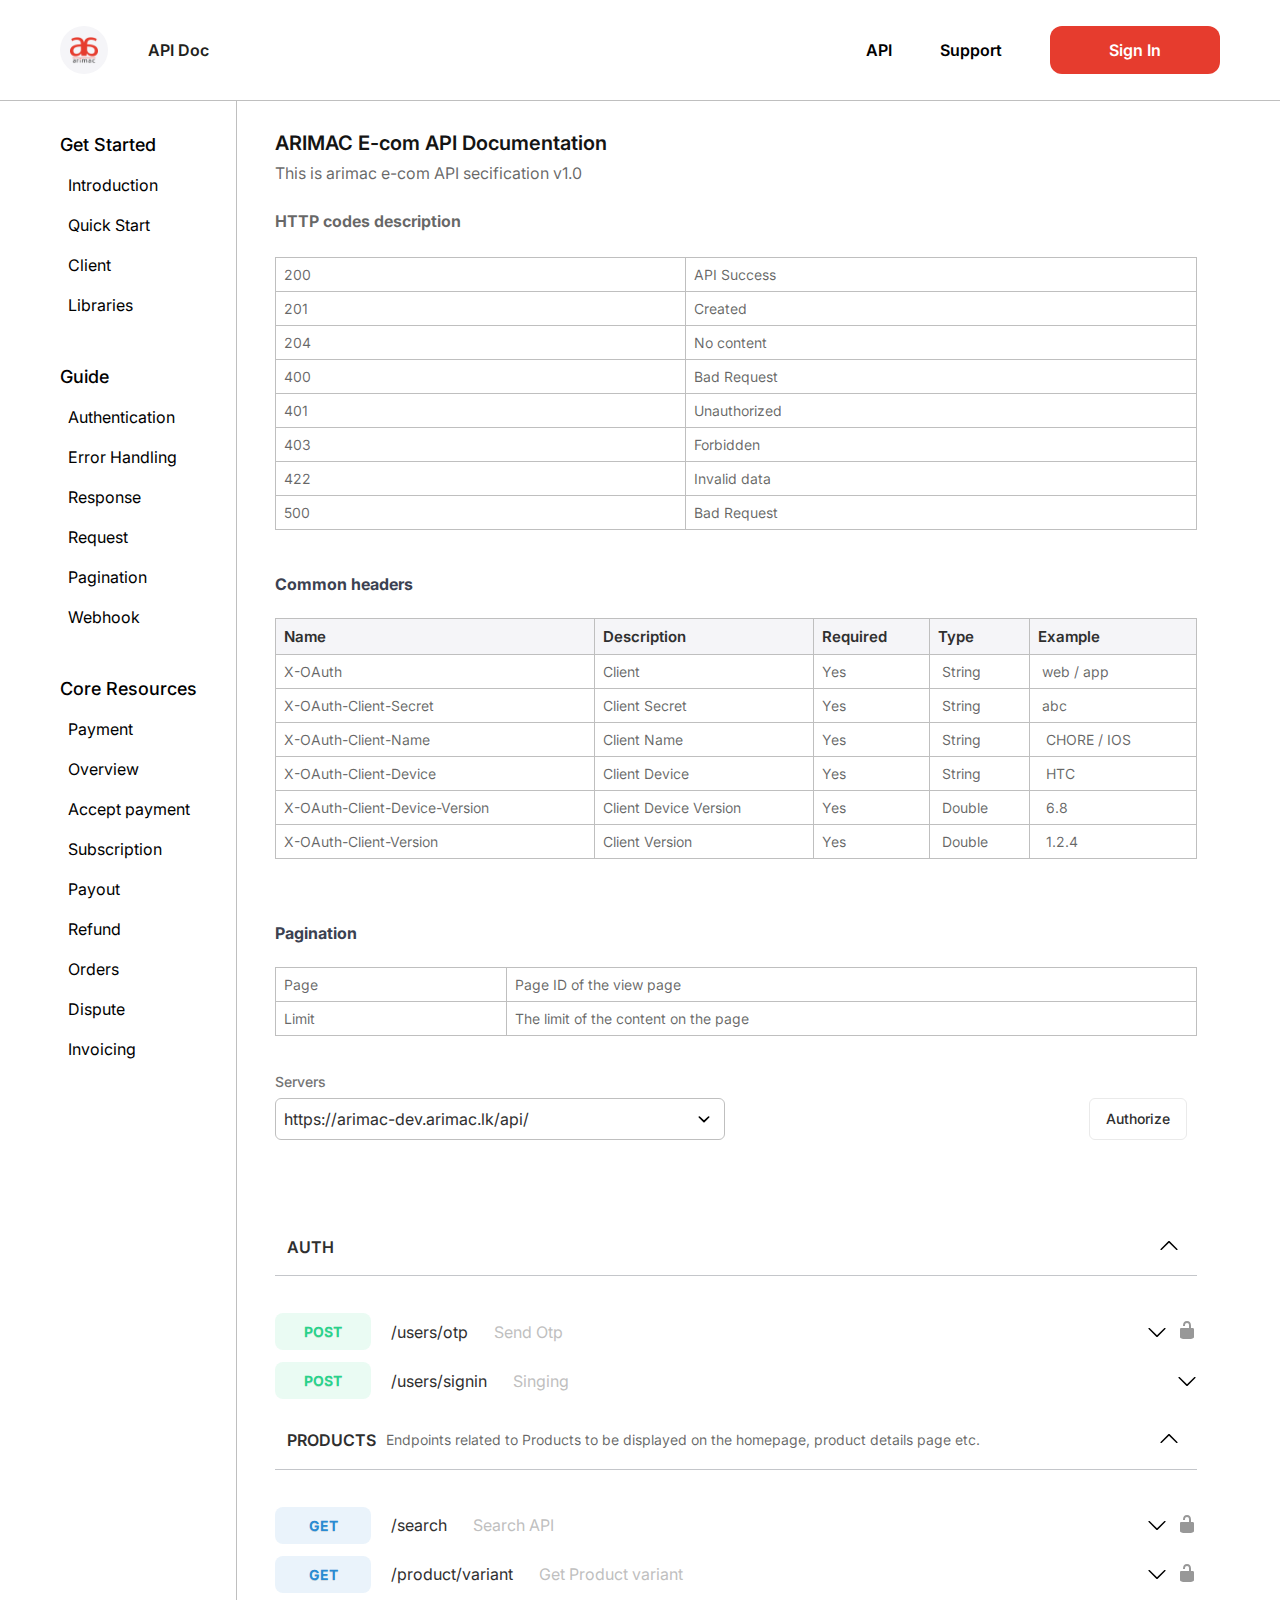
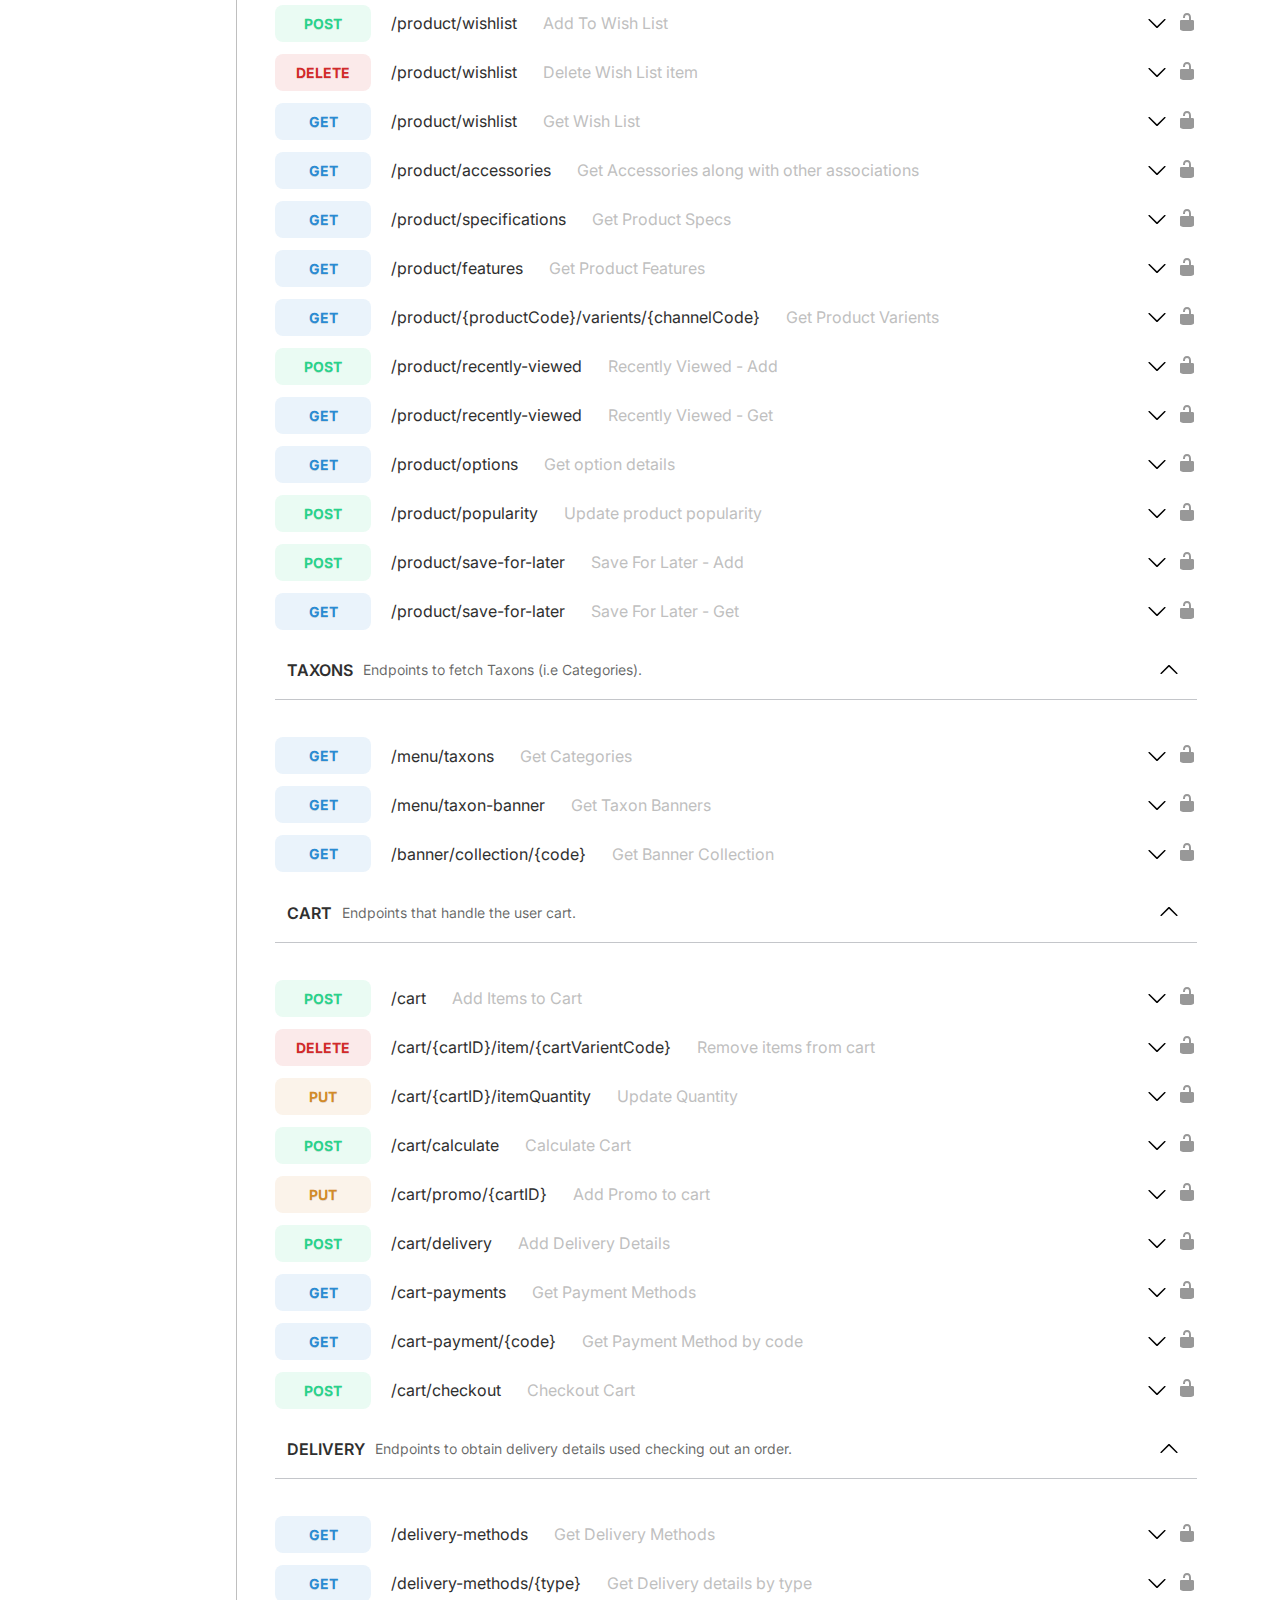
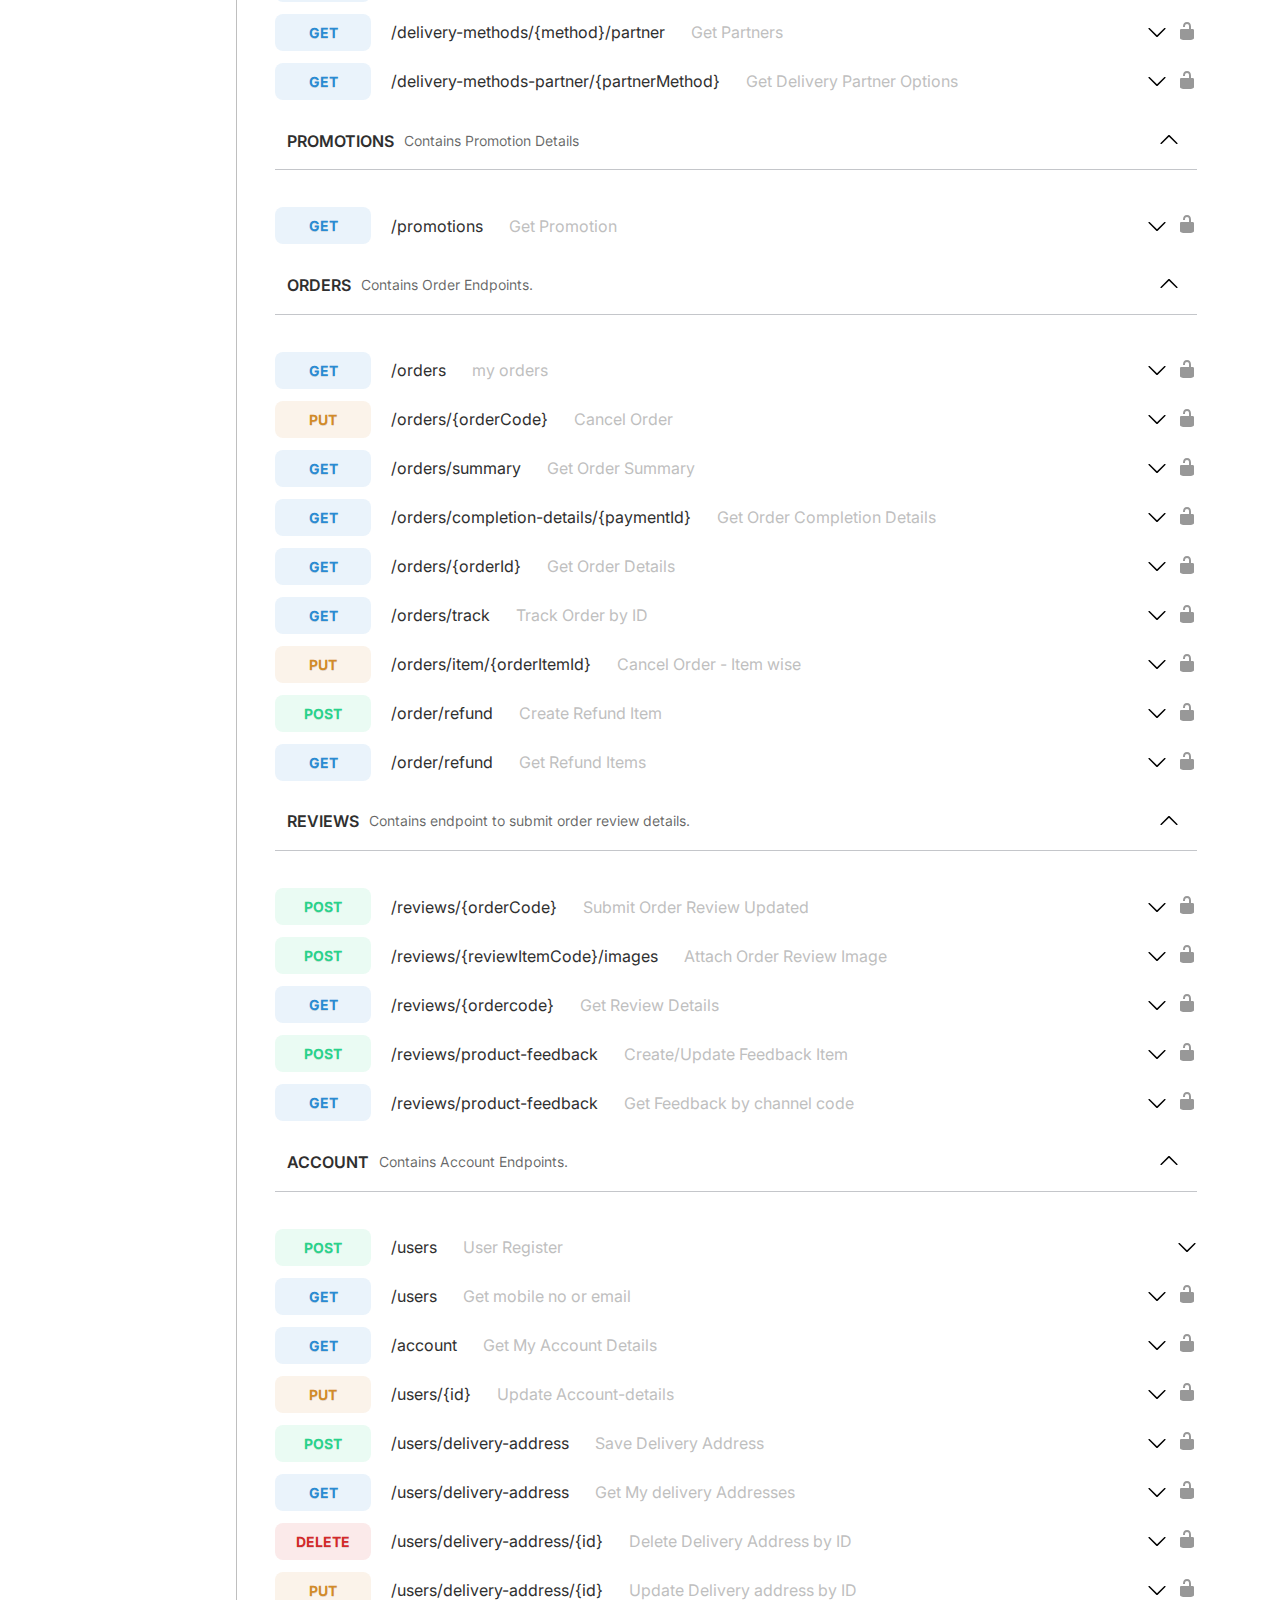
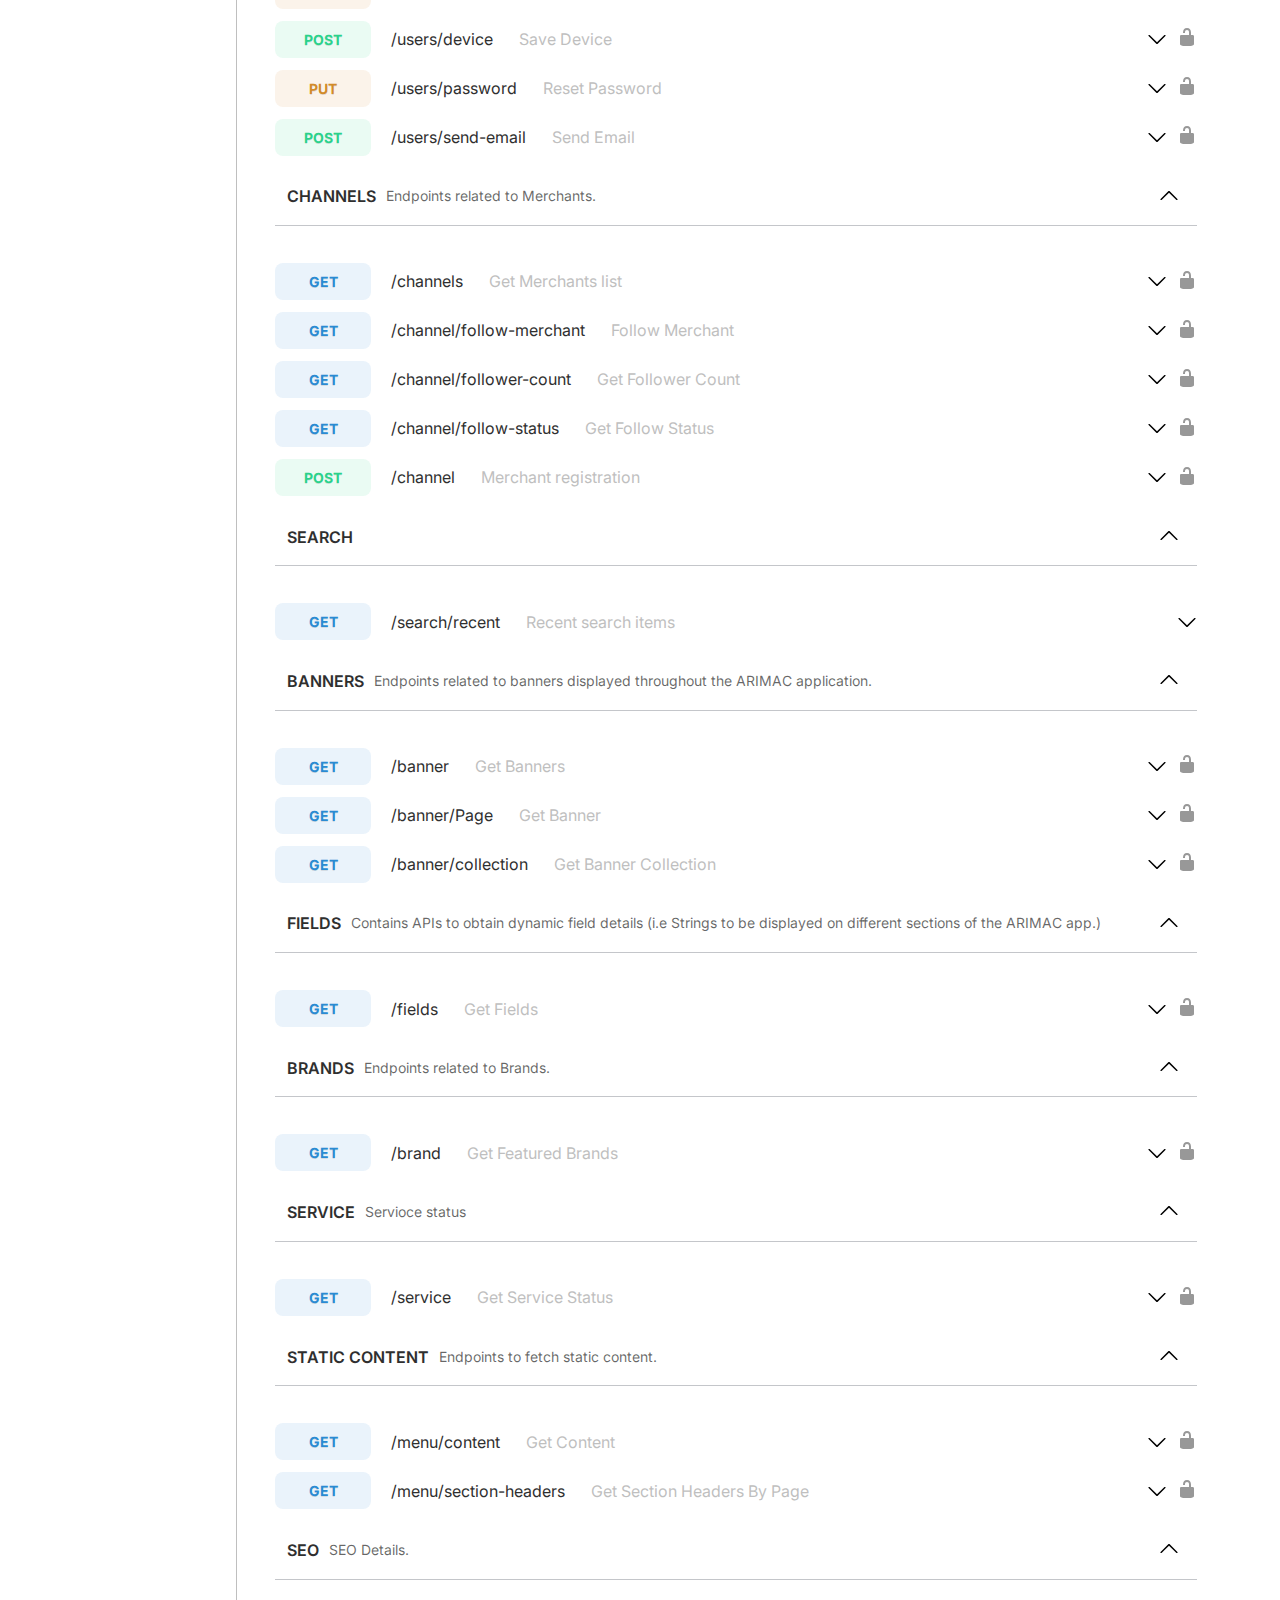
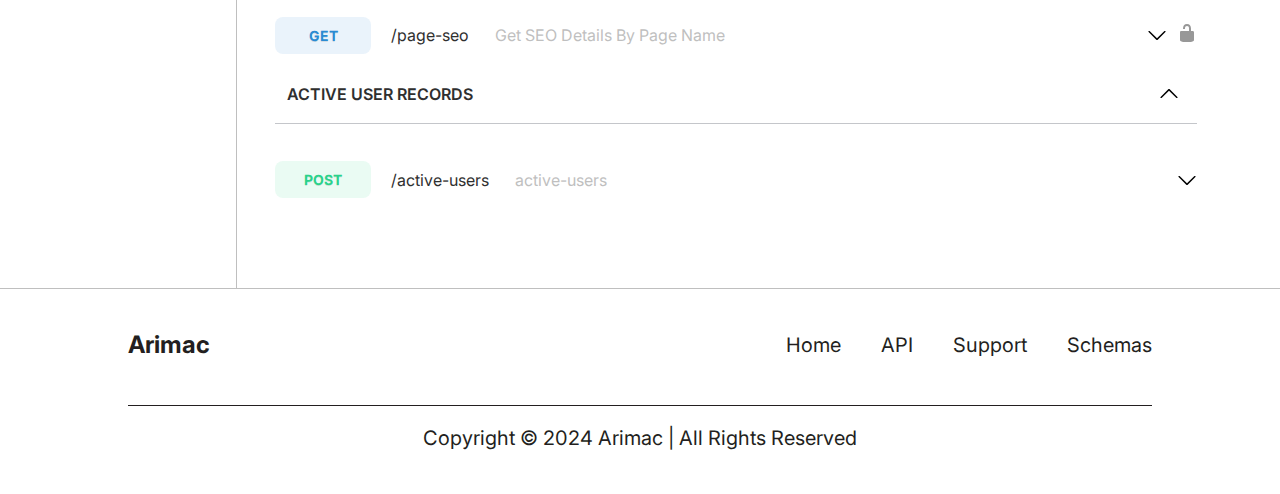
<file: documentation/index.html>
<!DOCTYPE html>
<html lang="en">
    <head>

        <meta charset="UTF-8">
        <meta name="viewport" content="width=device-width, initial-scale=1.0">

        <title>OpenAPI Documentation</title>

        <link rel="stylesheet" href="css/swagger-ui.css">
        <link rel="stylesheet" href="css/style.css">
        <link rel="stylesheet" href="css/custom.css">

        <script src="js/swagger-ui-bundle.js"></script>
        <script src="js/swagger-ui-standalone-preset.js"></script>

        <link rel="preconnect" href="https://fonts.googleapis.com">
        <link rel="preconnect" href="https://fonts.gstatic.com" crossorigin>
        <link
            href="https://fonts.googleapis.com/css2?family=Inter:ital,opsz,wght@0,14..32,100..900;1,14..32,100..900&display=swap"
            rel="stylesheet">

    </head>
    <body>
        <header>
            <div class="header-container">
                <div class="header-left">
                    <div class="arimac-logo">
                        <img src="images/arimac-logo.png" alt="arimac-logo" />
                    </div>
                    <div class="header-title">API Doc</div>
                    <!-- <div class="header-search">
                  <input
                    type="text"
                    placeholder="Search Documentation"
                    class="header-search-img"
                  />
                </div> -->
                </div>
                <div class="header-right">
                    <nav class="header-nav">
                        <a href="#" class="nav-link">API</a>
                        <a href="#" class="nav-link">Support</a>
                    </nav>
                    <a href="#"><button class="sign-in-btn">Sign In</button></a>
                </div>
            </div>
        </header>

        <div class="page-content-wrap">
            <div class="page-content-inner">
                <div class="sidebar-wrap">
                    <div class="menu-block">
                        <h1 class="heading">Get Started</h1>
                        <div class="sub-menu-block">
                            <a href="#" class="link">Introduction</a>
                            <a href="#" class="link">Quick Start</a>
                            <a href="#" class="link">Client</a>
                            <a href="#" class="link">Libraries</a>
                        </div>
                    </div>

                    <div class="menu-block">
                        <h1 class="heading">Guide</h1>
                        <div class="sub-menu-block">
                            <a href="#" class="link">Authentication </a>
                            <a href="#" class="link">Error Handling</a>
                            <a href="#" class="link">Response</a>
                            <a href="#" class="link">Request</a>
                            <a href="#" class="link">Pagination</a>
                            <a href="#" class="link">Webhook</a>
                        </div>
                    </div>

                    <div class="menu-block">
                        <h1 class="heading"> Core Resources</h1>
                        <div class="sub-menu-block">
                            <a href="#" class="link">Payment</a>
                            <a href="#" class="link">Overview</a>
                            <a href="#" class="link">Accept payment</a>
                            <a href="#" class="link">Subscription</a>
                            <a href="#" class="link">Payout</a>
                            <a href="#" class="link">Refund</a>
                            <a href="#" class="link">Orders</a>
                            <a href="#" class="link">Dispute</a>
                            <a href="#" class="link">Invoicing</a>
                        </div>
                    </div>
                </div>
                <div id="swagger-ui" class="content-wrap"></div>
            </div>
        </div>

        <footer>
            <div class="footer-wrap">
                <div class="footer-container">
                    <div class="footer-title">Arimac</div>
                    <div class="footer-link-wrap">
                        <div class="footer-nav">
                            <a href="#"><li>Home</li></a>
                            <a href="#"><li>API</li></a>
                            <a href="#"><li>Support</li></a>
                            <a href="#"><li>Schemas</li></a>
                        </div>
                    </div>
                    
                </div>
                <br />
                <div class="footer-copyright">
                    <p>Copyright © 2024 Arimac | All Rights Reserved</p>
                </div>
            </div>
        </footer>

        <script>
            window.onload = function() {
                const ui = SwaggerUIBundle({
                    url: "arimac_ecom.yaml",  // Put the URL to your YAML file here
                    dom_id: '#swagger-ui',
                    defaultModelsExpandDepth: -1,
                    presets: [
                        SwaggerUIBundle.presets.apis,
                        SwaggerUIStandalonePreset
                    ],
                    layout: "StandaloneLayout",
                });
            };
        </script>

    </body>
</html>
</file>
<file: documentation/css/style.css>
.swagger-ui .topbar {display: none; }
</file>
<file: documentation/css/custom.css>
body {
    font-family: "Inter", Inter;
    padding: 0;
    margin: 0;
}
.page-content-inner {
    display: flex;
    flex-wrap: wrap;
}
.sidebar-wrap {
    width: 13%;
    padding: 32px 10px 0 60px;
}
.content-wrap {
    width: 72%;
    padding: 32px 10px 0 38px;
    border-left: 1px solid #BFBFBF;
}
.swagger-ui .info .title small {
    display: none;
}
.swagger-ui .info hgroup.main a {
    display: none;
}
.description .renderedMarkdown p {
    font-family: Inter !important;
    font-size: 16px !important;
    font-weight: 400;
    line-height: 24px;
    margin: 0 !important;
    color: #00000099 !important;
}
.swagger-ui .scheme-container .schemes {
    flex-wrap: wrap;
}
.swagger-ui .servers-title {
    font-family: Inter;
    font-size: 14px;
    font-weight: 500;
    line-height: 21px;
    text-align: left;
    color: #747474;
    margin-bottom: 6px !important;
    display: block;
}
.swagger-ui select {
    font-family: Inter;
    font-size: 16px;
    font-weight: 400;
    line-height: 24px;
    color: #2F2F2F !important;
    border: 1px solid #BFBFBF !important;
    border-radius: 6px;
    box-shadow: none;
    background: #fff url("data:image/svg+xml;charset=utf-8,<svg xmlns=\"http://www.w3.org/2000/svg\" viewBox=\"0 0 20 20\"><path d=\"M13.418 7.859a.695.695 0 0 1 .978 0 .68.68 0 0 1 0 .969l-3.908 3.83a.697.697 0 0 1-.979 0l-3.908-3.83a.68.68 0 0 1 0-.969.695.695 0 0 1 .978 0L10 11l3.418-3.141z\"/></svg>") right 8px center no-repeat;
    padding: 8px 30px 8px 8px;
    background-size: 24px;
}
.swagger-ui select:focus {
    outline: 0;
    box-shadow: none;
}
.servers {
    width: 450px;
}
.swagger-ui .btn.authorize {
    padding: 8px 16px;
    background-color: #fff;
    border: 1px solid #EAEAEA;
    border-radius: 6px;
    font-family: Inter;
    font-size: 14px;
    font-weight: 500;
    line-height: 24px;
    text-align: center;
    color: #2F2F2F;
    box-shadow: none;
}
.swagger-ui .btn.authorize span {
    display: block;
    margin: 0 auto;
    padding: 0;
}
.swagger-ui .btn.authorize svg {
    display: none;
}
.col-12-desktop {
    margin-top: 78px;
}
.swagger-ui .opblock-tag {
    font-family: Inter;
    font-size: 16px;
    font-weight: 600;
    line-height: 24px;
    text-align: left;
    padding: 16px 12px;
    color: #2F2F2F;
    text-transform: uppercase;
}
.swagger-ui .opblock-tag p {
    text-transform: none;
    font-size: 14px;
    line-height: 22px;
    margin: 0;
    font-weight: 400;
    color: #00000099 !important;
}
.operation-tag-content {
    padding-top: 32px;
}
.swagger-ui .opblock {
    border: none;
    background-color: #fff !important;
    margin: 0 0 12px;
    box-shadow: none;
}
.swagger-ui .opblock .opblock-summary {
    padding: 0;
}
.swagger-ui .opblock .opblock-summary-method {
    font-family: Inter;
    font-size: 14px;
    font-weight: 700;
    line-height: 21px;
    text-align: center;
    box-shadow: none;
    display: block;
    padding: 8px 8px;
    border-radius: 8px;
}
.swagger-ui .opblock .opblock-summary-path {
    font-family: Inter;
    font-size: 16px;
    font-weight: 400;
    line-height: 24px;
    text-align: left;
    color: #2F2F2F;
    padding-left: 20px;
}
.opblock-summary-description {
    font-family: Inter !important;
    font-size: 16px !important;
    font-weight: 400;
    line-height: 24px;
    text-align: left;
    color: #BFBFBF !important;
    padding-left: 16px;
}
.swagger-ui .opblock.opblock-get .opblock-summary-method {
    background: #EAF3FB;
    color: #2A8BD2;
}
.swagger-ui .opblock.opblock-post .opblock-summary-method {
    background: #EAFBF3;
    color: #2AD28B;
}
.swagger-ui .opblock.opblock-delete .opblock-summary-method {
    background: #FBEAEA;
    color: #D22A2A;
}
.swagger-ui .opblock.opblock-put .opblock-summary-method {
    background: #FBF3EA;
    color: #D28B2A;
}
.swagger-ui .model-box-control:focus, .swagger-ui .models-control:focus, .swagger-ui .opblock-summary-control:focus {
    outline: none;
    box-shadow: none;
    border: none;
}
.swagger-ui .parameter__name {
    font-size: 15px;
}
.swagger-ui .parameter__name.required {
    font-weight: 600;
}
.swagger-ui .table-container tbody tr:first-child td {
    padding-top: 32px;
}
.swagger-ui .responses-table tbody tr.response td {
    padding-bottom: 32px;
}
.swagger-ui input[type=email], .swagger-ui input[type=file], .swagger-ui input[type=password], .swagger-ui input[type=search], .swagger-ui input[type=text], .swagger-ui textarea {
    font-family: Inter;
    font-size: 16px;
    font-weight: 400;
    line-height: 24px;
    color: #2F2F2F !important;
    border: 1px solid #BFBFBF !important;
    border-radius: 6px;
    box-shadow: none;
}
.swagger-ui .opblock .opblock-section-header {
    background: #fff;
    box-shadow: none;
    padding: 8px 20px;
    margin-top: 20px;
}
.swagger-ui .btn {
    padding: 8px 16px;
    background-color: #fff;
    border: 1px solid #EAEAEA;
    border-radius: 6px;
    font-family: Inter;
    font-size: 14px;
    font-weight: 500;
    line-height: 24px;
    text-align: center;
    color: #2F2F2F;
    box-shadow: none;
}
.response-col_description .response-col_description__inner .renderedMarkdown p {
    margin: 0;
}

/*sidebar*/
.sidebar-wrap .menu-block .heading {
    font-family: Inter;
    font-size: 18px;
    font-weight: 500;
    line-height: 24px;
    text-align: left;
    color: #000000;
    margin: 0 0 8px;
}
.sidebar-wrap .menu-block {
    margin-bottom: 40px;
}
.sidebar-wrap .menu-block .sub-menu-block {
    padding-left: 8px;
}
.sidebar-wrap .menu-block .sub-menu-block .link {
    font-family: Inter;
    display: block;
    text-decoration: none;
    font-size: 16px;
    font-weight: 400;
    line-height: 20px;
    text-align: left;
    color: #000000;
    padding: 10px 0;
}
#headertable {
    margin: 24px 0;
    overflow-x: auto;
    position: relative;
}
#headertable td, #headertable th {
    border: 1px solid #BFBFBF;
    padding: 8px;
}
#headertable tbody th {
    font-family: Inter;
    font-size: 15px;
    font-weight: 600;
    text-align: left;
    background-color: #F5F5F8;
    color: #2F2F2F;
}
#headertable td {
    color: #00000099;
}

/*navigation*/
header {
    padding: 26px 60px;
    font-family: "Inter", sans-serif;
    border-bottom: 1px solid #BFBFBF;
}
.header-container {
    display: flex;
    align-items: center;
    justify-content: space-between;
}
.header-left{
    display: flex;
    align-items: center;
}
.arimac-logo {
    width: 48px;
    height: 48px;
    background-color:#F5F5F8 ;
    border-radius: 50%;
    display: flex;
    align-items: center;
    justify-content: center;
    margin-right: 40px;
}
.arimac-logo img {
    width: 28px;
    height: 28px;
}
.header-title {
    font-family: "Inter", sans-serif;
    font-size: 16px;
    color: #231F20;
    text-align: left;
    line-height: 32px;
    font-weight: 600;
}
  /* .header-search input{
    width: 354px;
    padding: 8px 16px;
    border-radius: 12px;
    border: 1px solid #CDD2D9;
    font-family: "Inter", sans-serif;
  }

  .header-search .header-search-img{
  background-image:url(/images/Search.png);
  background-repeat: no-repeat; 
  background-position: 10px center; 
  padding-left: 30px; 

} */
.header-right{
    display: flex;
    align-items: center;
    justify-content: space-between;
    height: 48px;
    gap: 48px;
}
.header-nav {
    display: flex;
    gap: 48px;
}
.header-nav .nav-link {
    font-family: "Inter", sans-serif;
    font-size: 16px;
    line-height: 32px;
    text-decoration: none;
    color: #000000;
    font-weight: 600;
}
.header-nav .nav-link:hover {
    text-decoration: underline;
}
.sign-in-btn {
    font-family: "Inter", sans-serif;
    font-size: 16px;
    line-height: 24px;
    font-weight: 600;
    background-color: #E63C2E;
    color: #FFFFFF;
    height: 48px;
    width: 170px;
    border: none;
    padding: 0;
    border-radius: 12px;
    cursor: pointer;
}

/*footer*/
footer{
    border-top: 1px solid #BFBFBF;
}
.footer-wrap {
    font-family: "Inter", sans-serif;
    max-width: 80%;
    margin: 0 auto;
    padding: 36px 24px;
}
.footer-container{
    display: flex;
    align-items: center;
    justify-content: space-between;
    width: 100%;
    margin-bottom: 20px;
}
.footer-title{
    font-size: 24px;
    font-weight: 700;
    color: #231F20;
    line-height: 36px;
}
.footer-nav{
    display: flex;
    list-style: none;
    justify-content:space-between;
    gap: 40px;
    font-family: "Inter", sans-serif;
}
.footer-nav a{
    text-decoration: none;
    list-style: none;
    color: #231F20;
    font-family: "Inter", sans-serif;
    font-weight: 400;
    font-size: 20px;
    line-height: 40px;
}
.footer-container img{
    height: 40px;
    width: 40px;
}
.footer-copyright{
    display: flex;
    flex-wrap: wrap;
    align-items: center;
    justify-content: center;
    border-top: 1px solid #231F20;
}
.footer-copyright p {
    font-family: "Inter", sans-serif;
    font-size: 20px;
    font-weight: 400;
    line-height: 40px;
    text-align: center;
    color: #231F20;
    margin: 12px 0 0;
}

@media (max-width: 1200px) {
    .sidebar-wrap {
        display: none;
    }
    .content-wrap {
        width: 100%;
        padding: 32px 32px;
        border-left: none;
    }
    .servers {
        width: 300px;
    }
    header {
        padding: 24px 32px;
    }
    footer{
        border-top: 1px solid #BFBFBF;
    }
    .footer-wrap {
        padding: 32px 24px;
        max-width: 90%;
    }
    .footer-container{
        margin-bottom: 0;
    }
    .footer-title{
        font-size: 22px;
        line-height: 36px;
    }
    .footer-nav{
        gap: 28px;
    }
    .footer-nav a{
        font-size: 14px;
        line-height: 28px;
    }
    .footer-container img{
        height: 30px;
        width: 30px;
    }
    .footer-copyright p {
        font-size: 14px;
        line-height: 28px;
        margin: 12px 0 0;
    }
}
@media (max-width: 992px) {
    .content-wrap {
        padding: 32px 24px;
    }
    .swagger-ui .scheme-container .schemes {
        justify-content: center;
    }
    .swagger-ui .btn.authorize {
        margin: 15px 0 0;
    }
    .swagger-ui .auth-wrapper {
        justify-content: center;
    }
    header {
        padding: 24px 24px;
    }
    .arimac-logo {
        margin-right: 16px;
    }
    .header-title {
        font-size: 14px;
        line-height: 28px;
    }
    .header-right{
        height: auto;
        gap: 12px;
    }
    .header-nav {
        gap: 12px;
    }
    .header-nav .nav-link {
        font-size: 14px;
        line-height: 28px;
    }
    .sign-in-btn {
        font-size: 14px;
        line-height: 22px;
        height: auto;
        width: auto;
        padding: 6px 12px;
    }
    .footer-wrap {
        max-width: 100%;
    }
    .footer-container {
        display: block;
        text-align: center;
    }
    .footer-link-wrap {
        margin: 10px 0;
    }
}
</file>
<file: documentation/css/swagger-ui.css>
.swagger-ui{color:#3b4151;font-family:Inter/*! normalize.css v7.0.0 | MIT License | github.com/necolas/normalize.css */}.swagger-ui html{-ms-text-size-adjust:100%;-webkit-text-size-adjust:100%;line-height:1.15}.swagger-ui body{margin:0}.swagger-ui article,.swagger-ui aside,.swagger-ui footer,.swagger-ui header,.swagger-ui nav,.swagger-ui section{display:block}.swagger-ui h1{font-size:2em;margin:.67em 0}.swagger-ui figcaption,.swagger-ui figure,.swagger-ui main{display:block}.swagger-ui figure{margin:1em 40px}.swagger-ui hr{box-sizing:content-box;height:0;overflow:visible}.swagger-ui pre{font-family:monospace,monospace;font-size:1em}.swagger-ui a{-webkit-text-decoration-skip:objects;background-color:transparent}.swagger-ui abbr[title]{border-bottom:none;text-decoration:underline;-webkit-text-decoration:underline dotted;text-decoration:underline dotted}.swagger-ui b,.swagger-ui strong{font-weight:inherit;font-weight:bolder}.swagger-ui code,.swagger-ui kbd,.swagger-ui samp{font-family:monospace,monospace;font-size:1em}.swagger-ui dfn{font-style:italic}.swagger-ui mark{background-color:#ff0;color:#000}.swagger-ui small{font-size:80%}.swagger-ui sub,.swagger-ui sup{font-size:75%;line-height:0;position:relative;vertical-align:baseline}.swagger-ui sub{bottom:-.25em}.swagger-ui sup{top:-.5em}.swagger-ui audio,.swagger-ui video{display:inline-block}.swagger-ui audio:not([controls]){display:none;height:0}.swagger-ui img{border-style:none}.swagger-ui svg:not(:root){overflow:hidden}.swagger-ui button,.swagger-ui input,.swagger-ui optgroup,.swagger-ui select,.swagger-ui textarea{font-family:Inter;font-size:100%;line-height:1.15;margin:0}.swagger-ui button,.swagger-ui input{overflow:visible}.swagger-ui button,.swagger-ui select{text-transform:none}.swagger-ui [type=reset],.swagger-ui [type=submit],.swagger-ui button,.swagger-ui html [type=button]{-webkit-appearance:button}.swagger-ui [type=button]::-moz-focus-inner,.swagger-ui [type=reset]::-moz-focus-inner,.swagger-ui [type=submit]::-moz-focus-inner,.swagger-ui button::-moz-focus-inner{border-style:none;padding:0}.swagger-ui [type=button]:-moz-focusring,.swagger-ui [type=reset]:-moz-focusring,.swagger-ui [type=submit]:-moz-focusring,.swagger-ui button:-moz-focusring{outline:1px dotted ButtonText}.swagger-ui fieldset{padding:.35em .75em .625em}.swagger-ui legend{box-sizing:border-box;color:inherit;display:table;max-width:100%;padding:0;white-space:normal}.swagger-ui progress{display:inline-block;vertical-align:baseline}.swagger-ui textarea{overflow:auto}.swagger-ui [type=checkbox],.swagger-ui [type=radio]{box-sizing:border-box;padding:0}.swagger-ui [type=number]::-webkit-inner-spin-button,.swagger-ui [type=number]::-webkit-outer-spin-button{height:auto}.swagger-ui [type=search]{-webkit-appearance:textfield;outline-offset:-2px}.swagger-ui [type=search]::-webkit-search-cancel-button,.swagger-ui [type=search]::-webkit-search-decoration{-webkit-appearance:none}.swagger-ui ::-webkit-file-upload-button{-webkit-appearance:button;font:inherit}.swagger-ui details,.swagger-ui menu{display:block}.swagger-ui summary{display:list-item}.swagger-ui canvas{display:inline-block}.swagger-ui [hidden],.swagger-ui template{display:none}.swagger-ui .debug *{outline:1px solid gold}.swagger-ui .debug-white *{outline:1px solid #fff}.swagger-ui .debug-black *{outline:1px solid #000}.swagger-ui .debug-grid{background:transparent url([data-uri]) repeat 0 0}.swagger-ui .debug-grid-16{background:transparent url([data-uri]) repeat 0 0}.swagger-ui .debug-grid-8-solid{background:#fff url([data-uri]) repeat 0 0}.swagger-ui .debug-grid-16-solid{background:#fff url([data-uri]) repeat 0 0}.swagger-ui .border-box,.swagger-ui a,.swagger-ui article,.swagger-ui body,.swagger-ui code,.swagger-ui dd,.swagger-ui div,.swagger-ui dl,.swagger-ui dt,.swagger-ui fieldset,.swagger-ui footer,.swagger-ui form,.swagger-ui h1,.swagger-ui h2,.swagger-ui h3,.swagger-ui h4,.swagger-ui h5,.swagger-ui h6,.swagger-ui header,.swagger-ui html,.swagger-ui input[type=email],.swagger-ui input[type=number],.swagger-ui input[type=password],.swagger-ui input[type=tel],.swagger-ui input[type=text],.swagger-ui input[type=url],.swagger-ui legend,.swagger-ui li,.swagger-ui main,.swagger-ui ol,.swagger-ui p,.swagger-ui pre,.swagger-ui section,.swagger-ui table,.swagger-ui td,.swagger-ui textarea,.swagger-ui th,.swagger-ui tr,.swagger-ui ul{box-sizing:border-box}.swagger-ui .aspect-ratio{height:0;position:relative}.swagger-ui .aspect-ratio--16x9{padding-bottom:56.25%}.swagger-ui .aspect-ratio--9x16{padding-bottom:177.77%}.swagger-ui .aspect-ratio--4x3{padding-bottom:75%}.swagger-ui .aspect-ratio--3x4{padding-bottom:133.33%}.swagger-ui .aspect-ratio--6x4{padding-bottom:66.6%}.swagger-ui .aspect-ratio--4x6{padding-bottom:150%}.swagger-ui .aspect-ratio--8x5{padding-bottom:62.5%}.swagger-ui .aspect-ratio--5x8{padding-bottom:160%}.swagger-ui .aspect-ratio--7x5{padding-bottom:71.42%}.swagger-ui .aspect-ratio--5x7{padding-bottom:140%}.swagger-ui .aspect-ratio--1x1{padding-bottom:100%}.swagger-ui .aspect-ratio--object{bottom:0;height:100%;left:0;position:absolute;right:0;top:0;width:100%;z-index:100}@media screen and (min-width:30em){.swagger-ui .aspect-ratio-ns{height:0;position:relative}.swagger-ui .aspect-ratio--16x9-ns{padding-bottom:56.25%}.swagger-ui .aspect-ratio--9x16-ns{padding-bottom:177.77%}.swagger-ui .aspect-ratio--4x3-ns{padding-bottom:75%}.swagger-ui .aspect-ratio--3x4-ns{padding-bottom:133.33%}.swagger-ui .aspect-ratio--6x4-ns{padding-bottom:66.6%}.swagger-ui .aspect-ratio--4x6-ns{padding-bottom:150%}.swagger-ui .aspect-ratio--8x5-ns{padding-bottom:62.5%}.swagger-ui .aspect-ratio--5x8-ns{padding-bottom:160%}.swagger-ui .aspect-ratio--7x5-ns{padding-bottom:71.42%}.swagger-ui .aspect-ratio--5x7-ns{padding-bottom:140%}.swagger-ui .aspect-ratio--1x1-ns{padding-bottom:100%}.swagger-ui .aspect-ratio--object-ns{bottom:0;height:100%;left:0;position:absolute;right:0;top:0;width:100%;z-index:100}}@media screen and (min-width:30em)and (max-width:60em){.swagger-ui .aspect-ratio-m{height:0;position:relative}.swagger-ui .aspect-ratio--16x9-m{padding-bottom:56.25%}.swagger-ui .aspect-ratio--9x16-m{padding-bottom:177.77%}.swagger-ui .aspect-ratio--4x3-m{padding-bottom:75%}.swagger-ui .aspect-ratio--3x4-m{padding-bottom:133.33%}.swagger-ui .aspect-ratio--6x4-m{padding-bottom:66.6%}.swagger-ui .aspect-ratio--4x6-m{padding-bottom:150%}.swagger-ui .aspect-ratio--8x5-m{padding-bottom:62.5%}.swagger-ui .aspect-ratio--5x8-m{padding-bottom:160%}.swagger-ui .aspect-ratio--7x5-m{padding-bottom:71.42%}.swagger-ui .aspect-ratio--5x7-m{padding-bottom:140%}.swagger-ui .aspect-ratio--1x1-m{padding-bottom:100%}.swagger-ui .aspect-ratio--object-m{bottom:0;height:100%;left:0;position:absolute;right:0;top:0;width:100%;z-index:100}}@media screen and (min-width:60em){.swagger-ui .aspect-ratio-l{height:0;position:relative}.swagger-ui .aspect-ratio--16x9-l{padding-bottom:56.25%}.swagger-ui .aspect-ratio--9x16-l{padding-bottom:177.77%}.swagger-ui .aspect-ratio--4x3-l{padding-bottom:75%}.swagger-ui .aspect-ratio--3x4-l{padding-bottom:133.33%}.swagger-ui .aspect-ratio--6x4-l{padding-bottom:66.6%}.swagger-ui .aspect-ratio--4x6-l{padding-bottom:150%}.swagger-ui .aspect-ratio--8x5-l{padding-bottom:62.5%}.swagger-ui .aspect-ratio--5x8-l{padding-bottom:160%}.swagger-ui .aspect-ratio--7x5-l{padding-bottom:71.42%}.swagger-ui .aspect-ratio--5x7-l{padding-bottom:140%}.swagger-ui .aspect-ratio--1x1-l{padding-bottom:100%}.swagger-ui .aspect-ratio--object-l{bottom:0;height:100%;left:0;position:absolute;right:0;top:0;width:100%;z-index:100}}.swagger-ui img{max-width:100%}.swagger-ui .cover{background-size:cover!important}.swagger-ui .contain{background-size:contain!important}@media screen and (min-width:30em){.swagger-ui .cover-ns{background-size:cover!important}.swagger-ui .contain-ns{background-size:contain!important}}@media screen and (min-width:30em)and (max-width:60em){.swagger-ui .cover-m{background-size:cover!important}.swagger-ui .contain-m{background-size:contain!important}}@media screen and (min-width:60em){.swagger-ui .cover-l{background-size:cover!important}.swagger-ui .contain-l{background-size:contain!important}}.swagger-ui .bg-center{background-position:50%;background-repeat:no-repeat}.swagger-ui .bg-top{background-position:top;background-repeat:no-repeat}.swagger-ui .bg-right{background-position:100%;background-repeat:no-repeat}.swagger-ui .bg-bottom{background-position:bottom;background-repeat:no-repeat}.swagger-ui .bg-left{background-position:0;background-repeat:no-repeat}@media screen and (min-width:30em){.swagger-ui .bg-center-ns{background-position:50%;background-repeat:no-repeat}.swagger-ui .bg-top-ns{background-position:top;background-repeat:no-repeat}.swagger-ui .bg-right-ns{background-position:100%;background-repeat:no-repeat}.swagger-ui .bg-bottom-ns{background-position:bottom;background-repeat:no-repeat}.swagger-ui .bg-left-ns{background-position:0;background-repeat:no-repeat}}@media screen and (min-width:30em)and (max-width:60em){.swagger-ui .bg-center-m{background-position:50%;background-repeat:no-repeat}.swagger-ui .bg-top-m{background-position:top;background-repeat:no-repeat}.swagger-ui .bg-right-m{background-position:100%;background-repeat:no-repeat}.swagger-ui .bg-bottom-m{background-position:bottom;background-repeat:no-repeat}.swagger-ui .bg-left-m{background-position:0;background-repeat:no-repeat}}@media screen and (min-width:60em){.swagger-ui .bg-center-l{background-position:50%;background-repeat:no-repeat}.swagger-ui .bg-top-l{background-position:top;background-repeat:no-repeat}.swagger-ui .bg-right-l{background-position:100%;background-repeat:no-repeat}.swagger-ui .bg-bottom-l{background-position:bottom;background-repeat:no-repeat}.swagger-ui .bg-left-l{background-position:0;background-repeat:no-repeat}}.swagger-ui .outline{outline:1px solid}.swagger-ui .outline-transparent{outline:1px solid transparent}.swagger-ui .outline-0{outline:0}@media screen and (min-width:30em){.swagger-ui .outline-ns{outline:1px solid}.swagger-ui .outline-transparent-ns{outline:1px solid transparent}.swagger-ui .outline-0-ns{outline:0}}@media screen and (min-width:30em)and (max-width:60em){.swagger-ui .outline-m{outline:1px solid}.swagger-ui .outline-transparent-m{outline:1px solid transparent}.swagger-ui .outline-0-m{outline:0}}@media screen and (min-width:60em){.swagger-ui .outline-l{outline:1px solid}.swagger-ui .outline-transparent-l{outline:1px solid transparent}.swagger-ui .outline-0-l{outline:0}}.swagger-ui .ba{border-style:solid;border-width:1px}.swagger-ui .bt{border-top-style:solid;border-top-width:1px}.swagger-ui .br{border-right-style:solid;border-right-width:1px}.swagger-ui .bb{border-bottom-style:solid;border-bottom-width:1px}.swagger-ui .bl{border-left-style:solid;border-left-width:1px}.swagger-ui .bn{border-style:none;border-width:0}@media screen and (min-width:30em){.swagger-ui .ba-ns{border-style:solid;border-width:1px}.swagger-ui .bt-ns{border-top-style:solid;border-top-width:1px}.swagger-ui .br-ns{border-right-style:solid;border-right-width:1px}.swagger-ui .bb-ns{border-bottom-style:solid;border-bottom-width:1px}.swagger-ui .bl-ns{border-left-style:solid;border-left-width:1px}.swagger-ui .bn-ns{border-style:none;border-width:0}}@media screen and (min-width:30em)and (max-width:60em){.swagger-ui .ba-m{border-style:solid;border-width:1px}.swagger-ui .bt-m{border-top-style:solid;border-top-width:1px}.swagger-ui .br-m{border-right-style:solid;border-right-width:1px}.swagger-ui .bb-m{border-bottom-style:solid;border-bottom-width:1px}.swagger-ui .bl-m{border-left-style:solid;border-left-width:1px}.swagger-ui .bn-m{border-style:none;border-width:0}}@media screen and (min-width:60em){.swagger-ui .ba-l{border-style:solid;border-width:1px}.swagger-ui .bt-l{border-top-style:solid;border-top-width:1px}.swagger-ui .br-l{border-right-style:solid;border-right-width:1px}.swagger-ui .bb-l{border-bottom-style:solid;border-bottom-width:1px}.swagger-ui .bl-l{border-left-style:solid;border-left-width:1px}.swagger-ui .bn-l{border-style:none;border-width:0}}.swagger-ui .b--black{border-color:#000}.swagger-ui .b--near-black{border-color:#111}.swagger-ui .b--dark-gray{border-color:#333}.swagger-ui .b--mid-gray{border-color:#555}.swagger-ui .b--gray{border-color:#777}.swagger-ui .b--silver{border-color:#999}.swagger-ui .b--light-silver{border-color:#aaa}.swagger-ui .b--moon-gray{border-color:#ccc}.swagger-ui .b--light-gray{border-color:#eee}.swagger-ui .b--near-white{border-color:#f4f4f4}.swagger-ui .b--white{border-color:#fff}.swagger-ui .b--white-90{border-color:hsla(0,0%,100%,.9)}.swagger-ui .b--white-80{border-color:hsla(0,0%,100%,.8)}.swagger-ui .b--white-70{border-color:hsla(0,0%,100%,.7)}.swagger-ui .b--white-60{border-color:hsla(0,0%,100%,.6)}.swagger-ui .b--white-50{border-color:hsla(0,0%,100%,.5)}.swagger-ui .b--white-40{border-color:hsla(0,0%,100%,.4)}.swagger-ui .b--white-30{border-color:hsla(0,0%,100%,.3)}.swagger-ui .b--white-20{border-color:hsla(0,0%,100%,.2)}.swagger-ui .b--white-10{border-color:hsla(0,0%,100%,.1)}.swagger-ui .b--white-05{border-color:hsla(0,0%,100%,.05)}.swagger-ui .b--white-025{border-color:hsla(0,0%,100%,.025)}.swagger-ui .b--white-0125{border-color:hsla(0,0%,100%,.013)}.swagger-ui .b--black-90{border-color:rgba(0,0,0,.9)}.swagger-ui .b--black-80{border-color:rgba(0,0,0,.8)}.swagger-ui .b--black-70{border-color:rgba(0,0,0,.7)}.swagger-ui .b--black-60{border-color:rgba(0,0,0,.6)}.swagger-ui .b--black-50{border-color:rgba(0,0,0,.5)}.swagger-ui .b--black-40{border-color:rgba(0,0,0,.4)}.swagger-ui .b--black-30{border-color:rgba(0,0,0,.3)}.swagger-ui .b--black-20{border-color:rgba(0,0,0,.2)}.swagger-ui .b--black-10{border-color:rgba(0,0,0,.1)}.swagger-ui .b--black-05{border-color:rgba(0,0,0,.05)}.swagger-ui .b--black-025{border-color:rgba(0,0,0,.025)}.swagger-ui .b--black-0125{border-color:rgba(0,0,0,.013)}.swagger-ui .b--dark-red{border-color:#e7040f}.swagger-ui .b--red{border-color:#ff4136}.swagger-ui .b--light-red{border-color:#ff725c}.swagger-ui .b--orange{border-color:#ff6300}.swagger-ui .b--gold{border-color:#ffb700}.swagger-ui .b--yellow{border-color:gold}.swagger-ui .b--light-yellow{border-color:#fbf1a9}.swagger-ui .b--purple{border-color:#5e2ca5}.swagger-ui .b--light-purple{border-color:#a463f2}.swagger-ui .b--dark-pink{border-color:#d5008f}.swagger-ui .b--hot-pink{border-color:#ff41b4}.swagger-ui .b--pink{border-color:#ff80cc}.swagger-ui .b--light-pink{border-color:#ffa3d7}.swagger-ui .b--dark-green{border-color:#137752}.swagger-ui .b--green{border-color:#19a974}.swagger-ui .b--light-green{border-color:#9eebcf}.swagger-ui .b--navy{border-color:#001b44}.swagger-ui .b--dark-blue{border-color:#00449e}.swagger-ui .b--blue{border-color:#357edd}.swagger-ui .b--light-blue{border-color:#96ccff}.swagger-ui .b--lightest-blue{border-color:#cdecff}.swagger-ui .b--washed-blue{border-color:#f6fffe}.swagger-ui .b--washed-green{border-color:#e8fdf5}.swagger-ui .b--washed-yellow{border-color:#fffceb}.swagger-ui .b--washed-red{border-color:#ffdfdf}.swagger-ui .b--transparent{border-color:transparent}.swagger-ui .b--inherit{border-color:inherit}.swagger-ui .br0{border-radius:0}.swagger-ui .br1{border-radius:.125rem}.swagger-ui .br2{border-radius:.25rem}.swagger-ui .br3{border-radius:.5rem}.swagger-ui .br4{border-radius:1rem}.swagger-ui .br-100{border-radius:100%}.swagger-ui .br-pill{border-radius:9999px}.swagger-ui .br--bottom{border-top-left-radius:0;border-top-right-radius:0}.swagger-ui .br--top{border-bottom-left-radius:0;border-bottom-right-radius:0}.swagger-ui .br--right{border-bottom-left-radius:0;border-top-left-radius:0}.swagger-ui .br--left{border-bottom-right-radius:0;border-top-right-radius:0}@media screen and (min-width:30em){.swagger-ui .br0-ns{border-radius:0}.swagger-ui .br1-ns{border-radius:.125rem}.swagger-ui .br2-ns{border-radius:.25rem}.swagger-ui .br3-ns{border-radius:.5rem}.swagger-ui .br4-ns{border-radius:1rem}.swagger-ui .br-100-ns{border-radius:100%}.swagger-ui .br-pill-ns{border-radius:9999px}.swagger-ui .br--bottom-ns{border-top-left-radius:0;border-top-right-radius:0}.swagger-ui .br--top-ns{border-bottom-left-radius:0;border-bottom-right-radius:0}.swagger-ui .br--right-ns{border-bottom-left-radius:0;border-top-left-radius:0}.swagger-ui .br--left-ns{border-bottom-right-radius:0;border-top-right-radius:0}}@media screen and (min-width:30em)and (max-width:60em){.swagger-ui .br0-m{border-radius:0}.swagger-ui .br1-m{border-radius:.125rem}.swagger-ui .br2-m{border-radius:.25rem}.swagger-ui .br3-m{border-radius:.5rem}.swagger-ui .br4-m{border-radius:1rem}.swagger-ui .br-100-m{border-radius:100%}.swagger-ui .br-pill-m{border-radius:9999px}.swagger-ui .br--bottom-m{border-top-left-radius:0;border-top-right-radius:0}.swagger-ui .br--top-m{border-bottom-left-radius:0;border-bottom-right-radius:0}.swagger-ui .br--right-m{border-bottom-left-radius:0;border-top-left-radius:0}.swagger-ui .br--left-m{border-bottom-right-radius:0;border-top-right-radius:0}}@media screen and (min-width:60em){.swagger-ui .br0-l{border-radius:0}.swagger-ui .br1-l{border-radius:.125rem}.swagger-ui .br2-l{border-radius:.25rem}.swagger-ui .br3-l{border-radius:.5rem}.swagger-ui .br4-l{border-radius:1rem}.swagger-ui .br-100-l{border-radius:100%}.swagger-ui .br-pill-l{border-radius:9999px}.swagger-ui .br--bottom-l{border-top-left-radius:0;border-top-right-radius:0}.swagger-ui .br--top-l{border-bottom-left-radius:0;border-bottom-right-radius:0}.swagger-ui .br--right-l{border-bottom-left-radius:0;border-top-left-radius:0}.swagger-ui .br--left-l{border-bottom-right-radius:0;border-top-right-radius:0}}.swagger-ui .b--dotted{border-style:dotted}.swagger-ui .b--dashed{border-style:dashed}.swagger-ui .b--solid{border-style:solid}.swagger-ui .b--none{border-style:none}@media screen and (min-width:30em){.swagger-ui .b--dotted-ns{border-style:dotted}.swagger-ui .b--dashed-ns{border-style:dashed}.swagger-ui .b--solid-ns{border-style:solid}.swagger-ui .b--none-ns{border-style:none}}@media screen and (min-width:30em)and (max-width:60em){.swagger-ui .b--dotted-m{border-style:dotted}.swagger-ui .b--dashed-m{border-style:dashed}.swagger-ui .b--solid-m{border-style:solid}.swagger-ui .b--none-m{border-style:none}}@media screen and (min-width:60em){.swagger-ui .b--dotted-l{border-style:dotted}.swagger-ui .b--dashed-l{border-style:dashed}.swagger-ui .b--solid-l{border-style:solid}.swagger-ui .b--none-l{border-style:none}}.swagger-ui .bw0{border-width:0}.swagger-ui .bw1{border-width:.125rem}.swagger-ui .bw2{border-width:.25rem}.swagger-ui .bw3{border-width:.5rem}.swagger-ui .bw4{border-width:1rem}.swagger-ui .bw5{border-width:2rem}.swagger-ui .bt-0{border-top-width:0}.swagger-ui .br-0{border-right-width:0}.swagger-ui .bb-0{border-bottom-width:0}.swagger-ui .bl-0{border-left-width:0}@media screen and (min-width:30em){.swagger-ui .bw0-ns{border-width:0}.swagger-ui .bw1-ns{border-width:.125rem}.swagger-ui .bw2-ns{border-width:.25rem}.swagger-ui .bw3-ns{border-width:.5rem}.swagger-ui .bw4-ns{border-width:1rem}.swagger-ui .bw5-ns{border-width:2rem}.swagger-ui .bt-0-ns{border-top-width:0}.swagger-ui .br-0-ns{border-right-width:0}.swagger-ui .bb-0-ns{border-bottom-width:0}.swagger-ui .bl-0-ns{border-left-width:0}}@media screen and (min-width:30em)and (max-width:60em){.swagger-ui .bw0-m{border-width:0}.swagger-ui .bw1-m{border-width:.125rem}.swagger-ui .bw2-m{border-width:.25rem}.swagger-ui .bw3-m{border-width:.5rem}.swagger-ui .bw4-m{border-width:1rem}.swagger-ui .bw5-m{border-width:2rem}.swagger-ui .bt-0-m{border-top-width:0}.swagger-ui .br-0-m{border-right-width:0}.swagger-ui .bb-0-m{border-bottom-width:0}.swagger-ui .bl-0-m{border-left-width:0}}@media screen and (min-width:60em){.swagger-ui .bw0-l{border-width:0}.swagger-ui .bw1-l{border-width:.125rem}.swagger-ui .bw2-l{border-width:.25rem}.swagger-ui .bw3-l{border-width:.5rem}.swagger-ui .bw4-l{border-width:1rem}.swagger-ui .bw5-l{border-width:2rem}.swagger-ui .bt-0-l{border-top-width:0}.swagger-ui .br-0-l{border-right-width:0}.swagger-ui .bb-0-l{border-bottom-width:0}.swagger-ui .bl-0-l{border-left-width:0}}.swagger-ui .shadow-1{box-shadow:0 0 4px 2px rgba(0,0,0,.2)}.swagger-ui .shadow-2{box-shadow:0 0 8px 2px rgba(0,0,0,.2)}.swagger-ui .shadow-3{box-shadow:2px 2px 4px 2px rgba(0,0,0,.2)}.swagger-ui .shadow-4{box-shadow:2px 2px 8px 0 rgba(0,0,0,.2)}.swagger-ui .shadow-5{box-shadow:4px 4px 8px 0 rgba(0,0,0,.2)}@media screen and (min-width:30em){.swagger-ui .shadow-1-ns{box-shadow:0 0 4px 2px rgba(0,0,0,.2)}.swagger-ui .shadow-2-ns{box-shadow:0 0 8px 2px rgba(0,0,0,.2)}.swagger-ui .shadow-3-ns{box-shadow:2px 2px 4px 2px rgba(0,0,0,.2)}.swagger-ui .shadow-4-ns{box-shadow:2px 2px 8px 0 rgba(0,0,0,.2)}.swagger-ui .shadow-5-ns{box-shadow:4px 4px 8px 0 rgba(0,0,0,.2)}}@media screen and (min-width:30em)and (max-width:60em){.swagger-ui .shadow-1-m{box-shadow:0 0 4px 2px rgba(0,0,0,.2)}.swagger-ui .shadow-2-m{box-shadow:0 0 8px 2px rgba(0,0,0,.2)}.swagger-ui .shadow-3-m{box-shadow:2px 2px 4px 2px rgba(0,0,0,.2)}.swagger-ui .shadow-4-m{box-shadow:2px 2px 8px 0 rgba(0,0,0,.2)}.swagger-ui .shadow-5-m{box-shadow:4px 4px 8px 0 rgba(0,0,0,.2)}}@media screen and (min-width:60em){.swagger-ui .shadow-1-l{box-shadow:0 0 4px 2px rgba(0,0,0,.2)}.swagger-ui .shadow-2-l{box-shadow:0 0 8px 2px rgba(0,0,0,.2)}.swagger-ui .shadow-3-l{box-shadow:2px 2px 4px 2px rgba(0,0,0,.2)}.swagger-ui .shadow-4-l{box-shadow:2px 2px 8px 0 rgba(0,0,0,.2)}.swagger-ui .shadow-5-l{box-shadow:4px 4px 8px 0 rgba(0,0,0,.2)}}.swagger-ui .pre{overflow-x:auto;overflow-y:hidden;overflow:scroll}.swagger-ui .top-0{top:0}.swagger-ui .right-0{right:0}.swagger-ui .bottom-0{bottom:0}.swagger-ui .left-0{left:0}.swagger-ui .top-1{top:1rem}.swagger-ui .right-1{right:1rem}.swagger-ui .bottom-1{bottom:1rem}.swagger-ui .left-1{left:1rem}.swagger-ui .top-2{top:2rem}.swagger-ui .right-2{right:2rem}.swagger-ui .bottom-2{bottom:2rem}.swagger-ui .left-2{left:2rem}.swagger-ui .top--1{top:-1rem}.swagger-ui .right--1{right:-1rem}.swagger-ui .bottom--1{bottom:-1rem}.swagger-ui .left--1{left:-1rem}.swagger-ui .top--2{top:-2rem}.swagger-ui .right--2{right:-2rem}.swagger-ui .bottom--2{bottom:-2rem}.swagger-ui .left--2{left:-2rem}.swagger-ui .absolute--fill{bottom:0;left:0;right:0;top:0}@media screen and (min-width:30em){.swagger-ui .top-0-ns{top:0}.swagger-ui .left-0-ns{left:0}.swagger-ui .right-0-ns{right:0}.swagger-ui .bottom-0-ns{bottom:0}.swagger-ui .top-1-ns{top:1rem}.swagger-ui .left-1-ns{left:1rem}.swagger-ui .right-1-ns{right:1rem}.swagger-ui .bottom-1-ns{bottom:1rem}.swagger-ui .top-2-ns{top:2rem}.swagger-ui .left-2-ns{left:2rem}.swagger-ui .right-2-ns{right:2rem}.swagger-ui .bottom-2-ns{bottom:2rem}.swagger-ui .top--1-ns{top:-1rem}.swagger-ui .right--1-ns{right:-1rem}.swagger-ui .bottom--1-ns{bottom:-1rem}.swagger-ui .left--1-ns{left:-1rem}.swagger-ui .top--2-ns{top:-2rem}.swagger-ui .right--2-ns{right:-2rem}.swagger-ui .bottom--2-ns{bottom:-2rem}.swagger-ui .left--2-ns{left:-2rem}.swagger-ui .absolute--fill-ns{bottom:0;left:0;right:0;top:0}}@media screen and (min-width:30em)and (max-width:60em){.swagger-ui .top-0-m{top:0}.swagger-ui .left-0-m{left:0}.swagger-ui .right-0-m{right:0}.swagger-ui .bottom-0-m{bottom:0}.swagger-ui .top-1-m{top:1rem}.swagger-ui .left-1-m{left:1rem}.swagger-ui .right-1-m{right:1rem}.swagger-ui .bottom-1-m{bottom:1rem}.swagger-ui .top-2-m{top:2rem}.swagger-ui .left-2-m{left:2rem}.swagger-ui .right-2-m{right:2rem}.swagger-ui .bottom-2-m{bottom:2rem}.swagger-ui .top--1-m{top:-1rem}.swagger-ui .right--1-m{right:-1rem}.swagger-ui .bottom--1-m{bottom:-1rem}.swagger-ui .left--1-m{left:-1rem}.swagger-ui .top--2-m{top:-2rem}.swagger-ui .right--2-m{right:-2rem}.swagger-ui .bottom--2-m{bottom:-2rem}.swagger-ui .left--2-m{left:-2rem}.swagger-ui .absolute--fill-m{bottom:0;left:0;right:0;top:0}}@media screen and (min-width:60em){.swagger-ui .top-0-l{top:0}.swagger-ui .left-0-l{left:0}.swagger-ui .right-0-l{right:0}.swagger-ui .bottom-0-l{bottom:0}.swagger-ui .top-1-l{top:1rem}.swagger-ui .left-1-l{left:1rem}.swagger-ui .right-1-l{right:1rem}.swagger-ui .bottom-1-l{bottom:1rem}.swagger-ui .top-2-l{top:2rem}.swagger-ui .left-2-l{left:2rem}.swagger-ui .right-2-l{right:2rem}.swagger-ui .bottom-2-l{bottom:2rem}.swagger-ui .top--1-l{top:-1rem}.swagger-ui .right--1-l{right:-1rem}.swagger-ui .bottom--1-l{bottom:-1rem}.swagger-ui .left--1-l{left:-1rem}.swagger-ui .top--2-l{top:-2rem}.swagger-ui .right--2-l{right:-2rem}.swagger-ui .bottom--2-l{bottom:-2rem}.swagger-ui .left--2-l{left:-2rem}.swagger-ui .absolute--fill-l{bottom:0;left:0;right:0;top:0}}.swagger-ui .cf:after,.swagger-ui .cf:before{content:" ";display:table}.swagger-ui .cf:after{clear:both}.swagger-ui .cf{zoom:1}.swagger-ui .cl{clear:left}.swagger-ui .cr{clear:right}.swagger-ui .cb{clear:both}.swagger-ui .cn{clear:none}@media screen and (min-width:30em){.swagger-ui .cl-ns{clear:left}.swagger-ui .cr-ns{clear:right}.swagger-ui .cb-ns{clear:both}.swagger-ui .cn-ns{clear:none}}@media screen and (min-width:30em)and (max-width:60em){.swagger-ui .cl-m{clear:left}.swagger-ui .cr-m{clear:right}.swagger-ui .cb-m{clear:both}.swagger-ui .cn-m{clear:none}}@media screen and (min-width:60em){.swagger-ui .cl-l{clear:left}.swagger-ui .cr-l{clear:right}.swagger-ui .cb-l{clear:both}.swagger-ui .cn-l{clear:none}}.swagger-ui .flex{display:flex}.swagger-ui .inline-flex{display:inline-flex}.swagger-ui .flex-auto{flex:1 1 auto;min-height:0;min-width:0}.swagger-ui .flex-none{flex:none}.swagger-ui .flex-column{flex-direction:column}.swagger-ui .flex-row{flex-direction:row}.swagger-ui .flex-wrap{flex-wrap:wrap}.swagger-ui .flex-nowrap{flex-wrap:nowrap}.swagger-ui .flex-wrap-reverse{flex-wrap:wrap-reverse}.swagger-ui .flex-column-reverse{flex-direction:column-reverse}.swagger-ui .flex-row-reverse{flex-direction:row-reverse}.swagger-ui .items-start{align-items:flex-start}.swagger-ui .items-end{align-items:flex-end}.swagger-ui .items-center{align-items:center}.swagger-ui .items-baseline{align-items:baseline}.swagger-ui .items-stretch{align-items:stretch}.swagger-ui .self-start{align-self:flex-start}.swagger-ui .self-end{align-self:flex-end}.swagger-ui .self-center{align-self:center}.swagger-ui .self-baseline{align-self:baseline}.swagger-ui .self-stretch{align-self:stretch}.swagger-ui .justify-start{justify-content:flex-start}.swagger-ui .justify-end{justify-content:flex-end}.swagger-ui .justify-center{justify-content:center}.swagger-ui .justify-between{justify-content:space-between}.swagger-ui .justify-around{justify-content:space-around}.swagger-ui .content-start{align-content:flex-start}.swagger-ui .content-end{align-content:flex-end}.swagger-ui .content-center{align-content:center}.swagger-ui .content-between{align-content:space-between}.swagger-ui .content-around{align-content:space-around}.swagger-ui .content-stretch{align-content:stretch}.swagger-ui .order-0{order:0}.swagger-ui .order-1{order:1}.swagger-ui .order-2{order:2}.swagger-ui .order-3{order:3}.swagger-ui .order-4{order:4}.swagger-ui .order-5{order:5}.swagger-ui .order-6{order:6}.swagger-ui .order-7{order:7}.swagger-ui .order-8{order:8}.swagger-ui .order-last{order:99999}.swagger-ui .flex-grow-0{flex-grow:0}.swagger-ui .flex-grow-1{flex-grow:1}.swagger-ui .flex-shrink-0{flex-shrink:0}.swagger-ui .flex-shrink-1{flex-shrink:1}@media screen and (min-width:30em){.swagger-ui .flex-ns{display:flex}.swagger-ui .inline-flex-ns{display:inline-flex}.swagger-ui .flex-auto-ns{flex:1 1 auto;min-height:0;min-width:0}.swagger-ui .flex-none-ns{flex:none}.swagger-ui .flex-column-ns{flex-direction:column}.swagger-ui .flex-row-ns{flex-direction:row}.swagger-ui .flex-wrap-ns{flex-wrap:wrap}.swagger-ui .flex-nowrap-ns{flex-wrap:nowrap}.swagger-ui .flex-wrap-reverse-ns{flex-wrap:wrap-reverse}.swagger-ui .flex-column-reverse-ns{flex-direction:column-reverse}.swagger-ui .flex-row-reverse-ns{flex-direction:row-reverse}.swagger-ui .items-start-ns{align-items:flex-start}.swagger-ui .items-end-ns{align-items:flex-end}.swagger-ui .items-center-ns{align-items:center}.swagger-ui .items-baseline-ns{align-items:baseline}.swagger-ui .items-stretch-ns{align-items:stretch}.swagger-ui .self-start-ns{align-self:flex-start}.swagger-ui .self-end-ns{align-self:flex-end}.swagger-ui .self-center-ns{align-self:center}.swagger-ui .self-baseline-ns{align-self:baseline}.swagger-ui .self-stretch-ns{align-self:stretch}.swagger-ui .justify-start-ns{justify-content:flex-start}.swagger-ui .justify-end-ns{justify-content:flex-end}.swagger-ui .justify-center-ns{justify-content:center}.swagger-ui .justify-between-ns{justify-content:space-between}.swagger-ui .justify-around-ns{justify-content:space-around}.swagger-ui .content-start-ns{align-content:flex-start}.swagger-ui .content-end-ns{align-content:flex-end}.swagger-ui .content-center-ns{align-content:center}.swagger-ui .content-between-ns{align-content:space-between}.swagger-ui .content-around-ns{align-content:space-around}.swagger-ui .content-stretch-ns{align-content:stretch}.swagger-ui .order-0-ns{order:0}.swagger-ui .order-1-ns{order:1}.swagger-ui .order-2-ns{order:2}.swagger-ui .order-3-ns{order:3}.swagger-ui .order-4-ns{order:4}.swagger-ui .order-5-ns{order:5}.swagger-ui .order-6-ns{order:6}.swagger-ui .order-7-ns{order:7}.swagger-ui .order-8-ns{order:8}.swagger-ui .order-last-ns{order:99999}.swagger-ui .flex-grow-0-ns{flex-grow:0}.swagger-ui .flex-grow-1-ns{flex-grow:1}.swagger-ui .flex-shrink-0-ns{flex-shrink:0}.swagger-ui .flex-shrink-1-ns{flex-shrink:1}}@media screen and (min-width:30em)and (max-width:60em){.swagger-ui .flex-m{display:flex}.swagger-ui .inline-flex-m{display:inline-flex}.swagger-ui .flex-auto-m{flex:1 1 auto;min-height:0;min-width:0}.swagger-ui .flex-none-m{flex:none}.swagger-ui .flex-column-m{flex-direction:column}.swagger-ui .flex-row-m{flex-direction:row}.swagger-ui .flex-wrap-m{flex-wrap:wrap}.swagger-ui .flex-nowrap-m{flex-wrap:nowrap}.swagger-ui .flex-wrap-reverse-m{flex-wrap:wrap-reverse}.swagger-ui .flex-column-reverse-m{flex-direction:column-reverse}.swagger-ui .flex-row-reverse-m{flex-direction:row-reverse}.swagger-ui .items-start-m{align-items:flex-start}.swagger-ui .items-end-m{align-items:flex-end}.swagger-ui .items-center-m{align-items:center}.swagger-ui .items-baseline-m{align-items:baseline}.swagger-ui .items-stretch-m{align-items:stretch}.swagger-ui .self-start-m{align-self:flex-start}.swagger-ui .self-end-m{align-self:flex-end}.swagger-ui .self-center-m{align-self:center}.swagger-ui .self-baseline-m{align-self:baseline}.swagger-ui .self-stretch-m{align-self:stretch}.swagger-ui .justify-start-m{justify-content:flex-start}.swagger-ui .justify-end-m{justify-content:flex-end}.swagger-ui .justify-center-m{justify-content:center}.swagger-ui .justify-between-m{justify-content:space-between}.swagger-ui .justify-around-m{justify-content:space-around}.swagger-ui .content-start-m{align-content:flex-start}.swagger-ui .content-end-m{align-content:flex-end}.swagger-ui .content-center-m{align-content:center}.swagger-ui .content-between-m{align-content:space-between}.swagger-ui .content-around-m{align-content:space-around}.swagger-ui .content-stretch-m{align-content:stretch}.swagger-ui .order-0-m{order:0}.swagger-ui .order-1-m{order:1}.swagger-ui .order-2-m{order:2}.swagger-ui .order-3-m{order:3}.swagger-ui .order-4-m{order:4}.swagger-ui .order-5-m{order:5}.swagger-ui .order-6-m{order:6}.swagger-ui .order-7-m{order:7}.swagger-ui .order-8-m{order:8}.swagger-ui .order-last-m{order:99999}.swagger-ui .flex-grow-0-m{flex-grow:0}.swagger-ui .flex-grow-1-m{flex-grow:1}.swagger-ui .flex-shrink-0-m{flex-shrink:0}.swagger-ui .flex-shrink-1-m{flex-shrink:1}}@media screen and (min-width:60em){.swagger-ui .flex-l{display:flex}.swagger-ui .inline-flex-l{display:inline-flex}.swagger-ui .flex-auto-l{flex:1 1 auto;min-height:0;min-width:0}.swagger-ui .flex-none-l{flex:none}.swagger-ui .flex-column-l{flex-direction:column}.swagger-ui .flex-row-l{flex-direction:row}.swagger-ui .flex-wrap-l{flex-wrap:wrap}.swagger-ui .flex-nowrap-l{flex-wrap:nowrap}.swagger-ui .flex-wrap-reverse-l{flex-wrap:wrap-reverse}.swagger-ui .flex-column-reverse-l{flex-direction:column-reverse}.swagger-ui .flex-row-reverse-l{flex-direction:row-reverse}.swagger-ui .items-start-l{align-items:flex-start}.swagger-ui .items-end-l{align-items:flex-end}.swagger-ui .items-center-l{align-items:center}.swagger-ui .items-baseline-l{align-items:baseline}.swagger-ui .items-stretch-l{align-items:stretch}.swagger-ui .self-start-l{align-self:flex-start}.swagger-ui .self-end-l{align-self:flex-end}.swagger-ui .self-center-l{align-self:center}.swagger-ui .self-baseline-l{align-self:baseline}.swagger-ui .self-stretch-l{align-self:stretch}.swagger-ui .justify-start-l{justify-content:flex-start}.swagger-ui .justify-end-l{justify-content:flex-end}.swagger-ui .justify-center-l{justify-content:center}.swagger-ui .justify-between-l{justify-content:space-between}.swagger-ui .justify-around-l{justify-content:space-around}.swagger-ui .content-start-l{align-content:flex-start}.swagger-ui .content-end-l{align-content:flex-end}.swagger-ui .content-center-l{align-content:center}.swagger-ui .content-between-l{align-content:space-between}.swagger-ui .content-around-l{align-content:space-around}.swagger-ui .content-stretch-l{align-content:stretch}.swagger-ui .order-0-l{order:0}.swagger-ui .order-1-l{order:1}.swagger-ui .order-2-l{order:2}.swagger-ui .order-3-l{order:3}.swagger-ui .order-4-l{order:4}.swagger-ui .order-5-l{order:5}.swagger-ui .order-6-l{order:6}.swagger-ui .order-7-l{order:7}.swagger-ui .order-8-l{order:8}.swagger-ui .order-last-l{order:99999}.swagger-ui .flex-grow-0-l{flex-grow:0}.swagger-ui .flex-grow-1-l{flex-grow:1}.swagger-ui .flex-shrink-0-l{flex-shrink:0}.swagger-ui .flex-shrink-1-l{flex-shrink:1}}.swagger-ui .dn{display:none}.swagger-ui .di{display:inline}.swagger-ui .db{display:block}.swagger-ui .dib{display:inline-block}.swagger-ui .dit{display:inline-table}.swagger-ui .dt{display:table}.swagger-ui .dtc{display:table-cell}.swagger-ui .dt-row{display:table-row}.swagger-ui .dt-row-group{display:table-row-group}.swagger-ui .dt-column{display:table-column}.swagger-ui .dt-column-group{display:table-column-group}.swagger-ui .dt--fixed{table-layout:fixed;width:100%}@media screen and (min-width:30em){.swagger-ui .dn-ns{display:none}.swagger-ui .di-ns{display:inline}.swagger-ui .db-ns{display:block}.swagger-ui .dib-ns{display:inline-block}.swagger-ui .dit-ns{display:inline-table}.swagger-ui .dt-ns{display:table}.swagger-ui .dtc-ns{display:table-cell}.swagger-ui .dt-row-ns{display:table-row}.swagger-ui .dt-row-group-ns{display:table-row-group}.swagger-ui .dt-column-ns{display:table-column}.swagger-ui .dt-column-group-ns{display:table-column-group}.swagger-ui .dt--fixed-ns{table-layout:fixed;width:100%}}@media screen and (min-width:30em)and (max-width:60em){.swagger-ui .dn-m{display:none}.swagger-ui .di-m{display:inline}.swagger-ui .db-m{display:block}.swagger-ui .dib-m{display:inline-block}.swagger-ui .dit-m{display:inline-table}.swagger-ui .dt-m{display:table}.swagger-ui .dtc-m{display:table-cell}.swagger-ui .dt-row-m{display:table-row}.swagger-ui .dt-row-group-m{display:table-row-group}.swagger-ui .dt-column-m{display:table-column}.swagger-ui .dt-column-group-m{display:table-column-group}.swagger-ui .dt--fixed-m{table-layout:fixed;width:100%}}@media screen and (min-width:60em){.swagger-ui .dn-l{display:none}.swagger-ui .di-l{display:inline}.swagger-ui .db-l{display:block}.swagger-ui .dib-l{display:inline-block}.swagger-ui .dit-l{display:inline-table}.swagger-ui .dt-l{display:table}.swagger-ui .dtc-l{display:table-cell}.swagger-ui .dt-row-l{display:table-row}.swagger-ui .dt-row-group-l{display:table-row-group}.swagger-ui .dt-column-l{display:table-column}.swagger-ui .dt-column-group-l{display:table-column-group}.swagger-ui .dt--fixed-l{table-layout:fixed;width:100%}}.swagger-ui .fl{_display:inline;float:left}.swagger-ui .fr{_display:inline;float:right}.swagger-ui .fn{float:none}@media screen and (min-width:30em){.swagger-ui .fl-ns{_display:inline;float:left}.swagger-ui .fr-ns{_display:inline;float:right}.swagger-ui .fn-ns{float:none}}@media screen and (min-width:30em)and (max-width:60em){.swagger-ui .fl-m{_display:inline;float:left}.swagger-ui .fr-m{_display:inline;float:right}.swagger-ui .fn-m{float:none}}@media screen and (min-width:60em){.swagger-ui .fl-l{_display:inline;float:left}.swagger-ui .fr-l{_display:inline;float:right}.swagger-ui .fn-l{float:none}}.swagger-ui .Inter{font-family:-apple-system,BlinkMacSystemFont,avenir next,avenir,helvetica,helvetica neue,ubuntu,roboto,noto,segoe ui,arial,Inter}.swagger-ui .serif{font-family:georgia,serif}.swagger-ui .system-Inter{font-family:Inter}.swagger-ui .system-serif{font-family:serif}.swagger-ui .code,.swagger-ui code{font-family:Consolas,monaco,monospace}.swagger-ui .courier{font-family:Courier Next,courier,monospace}.swagger-ui .helvetica{font-family:helvetica neue,helvetica,Inter}.swagger-ui .avenir{font-family:avenir next,avenir,Inter}.swagger-ui .athelas{font-family:athelas,georgia,serif}.swagger-ui .georgia{font-family:georgia,serif}.swagger-ui .times{font-family:times,serif}.swagger-ui .bodoni{font-family:Bodoni MT,serif}.swagger-ui .calisto{font-family:Calisto MT,serif}.swagger-ui .garamond{font-family:garamond,serif}.swagger-ui .baskerville{font-family:baskerville,serif}.swagger-ui .i{font-style:italic}.swagger-ui .fs-normal{font-style:normal}@media screen and (min-width:30em){.swagger-ui .i-ns{font-style:italic}.swagger-ui .fs-normal-ns{font-style:normal}}@media screen and (min-width:30em)and (max-width:60em){.swagger-ui .i-m{font-style:italic}.swagger-ui .fs-normal-m{font-style:normal}}@media screen and (min-width:60em){.swagger-ui .i-l{font-style:italic}.swagger-ui .fs-normal-l{font-style:normal}}.swagger-ui .normal{font-weight:400}.swagger-ui .b{font-weight:700}.swagger-ui .fw1{font-weight:100}.swagger-ui .fw2{font-weight:200}.swagger-ui .fw3{font-weight:300}.swagger-ui .fw4{font-weight:400}.swagger-ui .fw5{font-weight:500}.swagger-ui .fw6{font-weight:600}.swagger-ui .fw7{font-weight:700}.swagger-ui .fw8{font-weight:800}.swagger-ui .fw9{font-weight:900}@media screen and (min-width:30em){.swagger-ui .normal-ns{font-weight:400}.swagger-ui .b-ns{font-weight:700}.swagger-ui .fw1-ns{font-weight:100}.swagger-ui .fw2-ns{font-weight:200}.swagger-ui .fw3-ns{font-weight:300}.swagger-ui .fw4-ns{font-weight:400}.swagger-ui .fw5-ns{font-weight:500}.swagger-ui .fw6-ns{font-weight:600}.swagger-ui .fw7-ns{font-weight:700}.swagger-ui .fw8-ns{font-weight:800}.swagger-ui .fw9-ns{font-weight:900}}@media screen and (min-width:30em)and (max-width:60em){.swagger-ui .normal-m{font-weight:400}.swagger-ui .b-m{font-weight:700}.swagger-ui .fw1-m{font-weight:100}.swagger-ui .fw2-m{font-weight:200}.swagger-ui .fw3-m{font-weight:300}.swagger-ui .fw4-m{font-weight:400}.swagger-ui .fw5-m{font-weight:500}.swagger-ui .fw6-m{font-weight:600}.swagger-ui .fw7-m{font-weight:700}.swagger-ui .fw8-m{font-weight:800}.swagger-ui .fw9-m{font-weight:900}}@media screen and (min-width:60em){.swagger-ui .normal-l{font-weight:400}.swagger-ui .b-l{font-weight:700}.swagger-ui .fw1-l{font-weight:100}.swagger-ui .fw2-l{font-weight:200}.swagger-ui .fw3-l{font-weight:300}.swagger-ui .fw4-l{font-weight:400}.swagger-ui .fw5-l{font-weight:500}.swagger-ui .fw6-l{font-weight:600}.swagger-ui .fw7-l{font-weight:700}.swagger-ui .fw8-l{font-weight:800}.swagger-ui .fw9-l{font-weight:900}}.swagger-ui .input-reset{-webkit-appearance:none;-moz-appearance:none}.swagger-ui .button-reset::-moz-focus-inner,.swagger-ui .input-reset::-moz-focus-inner{border:0;padding:0}.swagger-ui .h1{height:1rem}.swagger-ui .h2{height:2rem}.swagger-ui .h3{height:4rem}.swagger-ui .h4{height:8rem}.swagger-ui .h5{height:16rem}.swagger-ui .h-25{height:25%}.swagger-ui .h-50{height:50%}.swagger-ui .h-75{height:75%}.swagger-ui .h-100{height:100%}.swagger-ui .min-h-100{min-height:100%}.swagger-ui .vh-25{height:25vh}.swagger-ui .vh-50{height:50vh}.swagger-ui .vh-75{height:75vh}.swagger-ui .vh-100{height:100vh}.swagger-ui .min-vh-100{min-height:100vh}.swagger-ui .h-auto{height:auto}.swagger-ui .h-inherit{height:inherit}@media screen and (min-width:30em){.swagger-ui .h1-ns{height:1rem}.swagger-ui .h2-ns{height:2rem}.swagger-ui .h3-ns{height:4rem}.swagger-ui .h4-ns{height:8rem}.swagger-ui .h5-ns{height:16rem}.swagger-ui .h-25-ns{height:25%}.swagger-ui .h-50-ns{height:50%}.swagger-ui .h-75-ns{height:75%}.swagger-ui .h-100-ns{height:100%}.swagger-ui .min-h-100-ns{min-height:100%}.swagger-ui .vh-25-ns{height:25vh}.swagger-ui .vh-50-ns{height:50vh}.swagger-ui .vh-75-ns{height:75vh}.swagger-ui .vh-100-ns{height:100vh}.swagger-ui .min-vh-100-ns{min-height:100vh}.swagger-ui .h-auto-ns{height:auto}.swagger-ui .h-inherit-ns{height:inherit}}@media screen and (min-width:30em)and (max-width:60em){.swagger-ui .h1-m{height:1rem}.swagger-ui .h2-m{height:2rem}.swagger-ui .h3-m{height:4rem}.swagger-ui .h4-m{height:8rem}.swagger-ui .h5-m{height:16rem}.swagger-ui .h-25-m{height:25%}.swagger-ui .h-50-m{height:50%}.swagger-ui .h-75-m{height:75%}.swagger-ui .h-100-m{height:100%}.swagger-ui .min-h-100-m{min-height:100%}.swagger-ui .vh-25-m{height:25vh}.swagger-ui .vh-50-m{height:50vh}.swagger-ui .vh-75-m{height:75vh}.swagger-ui .vh-100-m{height:100vh}.swagger-ui .min-vh-100-m{min-height:100vh}.swagger-ui .h-auto-m{height:auto}.swagger-ui .h-inherit-m{height:inherit}}@media screen and (min-width:60em){.swagger-ui .h1-l{height:1rem}.swagger-ui .h2-l{height:2rem}.swagger-ui .h3-l{height:4rem}.swagger-ui .h4-l{height:8rem}.swagger-ui .h5-l{height:16rem}.swagger-ui .h-25-l{height:25%}.swagger-ui .h-50-l{height:50%}.swagger-ui .h-75-l{height:75%}.swagger-ui .h-100-l{height:100%}.swagger-ui .min-h-100-l{min-height:100%}.swagger-ui .vh-25-l{height:25vh}.swagger-ui .vh-50-l{height:50vh}.swagger-ui .vh-75-l{height:75vh}.swagger-ui .vh-100-l{height:100vh}.swagger-ui .min-vh-100-l{min-height:100vh}.swagger-ui .h-auto-l{height:auto}.swagger-ui .h-inherit-l{height:inherit}}.swagger-ui .tracked{letter-spacing:.1em}.swagger-ui .tracked-tight{letter-spacing:-.05em}.swagger-ui .tracked-mega{letter-spacing:.25em}@media screen and (min-width:30em){.swagger-ui .tracked-ns{letter-spacing:.1em}.swagger-ui .tracked-tight-ns{letter-spacing:-.05em}.swagger-ui .tracked-mega-ns{letter-spacing:.25em}}@media screen and (min-width:30em)and (max-width:60em){.swagger-ui .tracked-m{letter-spacing:.1em}.swagger-ui .tracked-tight-m{letter-spacing:-.05em}.swagger-ui .tracked-mega-m{letter-spacing:.25em}}@media screen and (min-width:60em){.swagger-ui .tracked-l{letter-spacing:.1em}.swagger-ui .tracked-tight-l{letter-spacing:-.05em}.swagger-ui .tracked-mega-l{letter-spacing:.25em}}.swagger-ui .lh-solid{line-height:1}.swagger-ui .lh-title{line-height:1.25}.swagger-ui .lh-copy{line-height:1.5}@media screen and (min-width:30em){.swagger-ui .lh-solid-ns{line-height:1}.swagger-ui .lh-title-ns{line-height:1.25}.swagger-ui .lh-copy-ns{line-height:1.5}}@media screen and (min-width:30em)and (max-width:60em){.swagger-ui .lh-solid-m{line-height:1}.swagger-ui .lh-title-m{line-height:1.25}.swagger-ui .lh-copy-m{line-height:1.5}}@media screen and (min-width:60em){.swagger-ui .lh-solid-l{line-height:1}.swagger-ui .lh-title-l{line-height:1.25}.swagger-ui .lh-copy-l{line-height:1.5}}.swagger-ui .link{-webkit-text-decoration:none;text-decoration:none}.swagger-ui .link,.swagger-ui .link:active,.swagger-ui .link:focus,.swagger-ui .link:hover,.swagger-ui .link:link,.swagger-ui .link:visited{transition:color .15s ease-in}.swagger-ui .link:focus{outline:1px dotted currentColor}.swagger-ui .list{list-style-type:none}.swagger-ui .mw-100{max-width:100%}.swagger-ui .mw1{max-width:1rem}.swagger-ui .mw2{max-width:2rem}.swagger-ui .mw3{max-width:4rem}.swagger-ui .mw4{max-width:8rem}.swagger-ui .mw5{max-width:16rem}.swagger-ui .mw6{max-width:32rem}.swagger-ui .mw7{max-width:48rem}.swagger-ui .mw8{max-width:64rem}.swagger-ui .mw9{max-width:96rem}.swagger-ui .mw-none{max-width:none}@media screen and (min-width:30em){.swagger-ui .mw-100-ns{max-width:100%}.swagger-ui .mw1-ns{max-width:1rem}.swagger-ui .mw2-ns{max-width:2rem}.swagger-ui .mw3-ns{max-width:4rem}.swagger-ui .mw4-ns{max-width:8rem}.swagger-ui .mw5-ns{max-width:16rem}.swagger-ui .mw6-ns{max-width:32rem}.swagger-ui .mw7-ns{max-width:48rem}.swagger-ui .mw8-ns{max-width:64rem}.swagger-ui .mw9-ns{max-width:96rem}.swagger-ui .mw-none-ns{max-width:none}}@media screen and (min-width:30em)and (max-width:60em){.swagger-ui .mw-100-m{max-width:100%}.swagger-ui .mw1-m{max-width:1rem}.swagger-ui .mw2-m{max-width:2rem}.swagger-ui .mw3-m{max-width:4rem}.swagger-ui .mw4-m{max-width:8rem}.swagger-ui .mw5-m{max-width:16rem}.swagger-ui .mw6-m{max-width:32rem}.swagger-ui .mw7-m{max-width:48rem}.swagger-ui .mw8-m{max-width:64rem}.swagger-ui .mw9-m{max-width:96rem}.swagger-ui .mw-none-m{max-width:none}}@media screen and (min-width:60em){.swagger-ui .mw-100-l{max-width:100%}.swagger-ui .mw1-l{max-width:1rem}.swagger-ui .mw2-l{max-width:2rem}.swagger-ui .mw3-l{max-width:4rem}.swagger-ui .mw4-l{max-width:8rem}.swagger-ui .mw5-l{max-width:16rem}.swagger-ui .mw6-l{max-width:32rem}.swagger-ui .mw7-l{max-width:48rem}.swagger-ui .mw8-l{max-width:64rem}.swagger-ui .mw9-l{max-width:96rem}.swagger-ui .mw-none-l{max-width:none}}.swagger-ui .w1{width:1rem}.swagger-ui .w2{width:2rem}.swagger-ui .w3{width:4rem}.swagger-ui .w4{width:8rem}.swagger-ui .w5{width:16rem}.swagger-ui .w-10{width:10%}.swagger-ui .w-20{width:20%}.swagger-ui .w-25{width:25%}.swagger-ui .w-30{width:30%}.swagger-ui .w-33{width:33%}.swagger-ui .w-34{width:34%}.swagger-ui .w-40{width:40%}.swagger-ui .w-50{width:50%}.swagger-ui .w-60{width:60%}.swagger-ui .w-70{width:70%}.swagger-ui .w-75{width:75%}.swagger-ui .w-80{width:80%}.swagger-ui .w-90{width:90%}.swagger-ui .w-100{width:100%}.swagger-ui .w-third{width:33.3333333333%}.swagger-ui .w-two-thirds{width:66.6666666667%}.swagger-ui .w-auto{width:auto}@media screen and (min-width:30em){.swagger-ui .w1-ns{width:1rem}.swagger-ui .w2-ns{width:2rem}.swagger-ui .w3-ns{width:4rem}.swagger-ui .w4-ns{width:8rem}.swagger-ui .w5-ns{width:16rem}.swagger-ui .w-10-ns{width:10%}.swagger-ui .w-20-ns{width:20%}.swagger-ui .w-25-ns{width:25%}.swagger-ui .w-30-ns{width:30%}.swagger-ui .w-33-ns{width:33%}.swagger-ui .w-34-ns{width:34%}.swagger-ui .w-40-ns{width:40%}.swagger-ui .w-50-ns{width:50%}.swagger-ui .w-60-ns{width:60%}.swagger-ui .w-70-ns{width:70%}.swagger-ui .w-75-ns{width:75%}.swagger-ui .w-80-ns{width:80%}.swagger-ui .w-90-ns{width:90%}.swagger-ui .w-100-ns{width:100%}.swagger-ui .w-third-ns{width:33.3333333333%}.swagger-ui .w-two-thirds-ns{width:66.6666666667%}.swagger-ui .w-auto-ns{width:auto}}@media screen and (min-width:30em)and (max-width:60em){.swagger-ui .w1-m{width:1rem}.swagger-ui .w2-m{width:2rem}.swagger-ui .w3-m{width:4rem}.swagger-ui .w4-m{width:8rem}.swagger-ui .w5-m{width:16rem}.swagger-ui .w-10-m{width:10%}.swagger-ui .w-20-m{width:20%}.swagger-ui .w-25-m{width:25%}.swagger-ui .w-30-m{width:30%}.swagger-ui .w-33-m{width:33%}.swagger-ui .w-34-m{width:34%}.swagger-ui .w-40-m{width:40%}.swagger-ui .w-50-m{width:50%}.swagger-ui .w-60-m{width:60%}.swagger-ui .w-70-m{width:70%}.swagger-ui .w-75-m{width:75%}.swagger-ui .w-80-m{width:80%}.swagger-ui .w-90-m{width:90%}.swagger-ui .w-100-m{width:100%}.swagger-ui .w-third-m{width:33.3333333333%}.swagger-ui .w-two-thirds-m{width:66.6666666667%}.swagger-ui .w-auto-m{width:auto}}@media screen and (min-width:60em){.swagger-ui .w1-l{width:1rem}.swagger-ui .w2-l{width:2rem}.swagger-ui .w3-l{width:4rem}.swagger-ui .w4-l{width:8rem}.swagger-ui .w5-l{width:16rem}.swagger-ui .w-10-l{width:10%}.swagger-ui .w-20-l{width:20%}.swagger-ui .w-25-l{width:25%}.swagger-ui .w-30-l{width:30%}.swagger-ui .w-33-l{width:33%}.swagger-ui .w-34-l{width:34%}.swagger-ui .w-40-l{width:40%}.swagger-ui .w-50-l{width:50%}.swagger-ui .w-60-l{width:60%}.swagger-ui .w-70-l{width:70%}.swagger-ui .w-75-l{width:75%}.swagger-ui .w-80-l{width:80%}.swagger-ui .w-90-l{width:90%}.swagger-ui .w-100-l{width:100%}.swagger-ui .w-third-l{width:33.3333333333%}.swagger-ui .w-two-thirds-l{width:66.6666666667%}.swagger-ui .w-auto-l{width:auto}}.swagger-ui .overflow-visible{overflow:visible}.swagger-ui .overflow-hidden{overflow:hidden}.swagger-ui .overflow-scroll{overflow:scroll}.swagger-ui .overflow-auto{overflow:auto}.swagger-ui .overflow-x-visible{overflow-x:visible}.swagger-ui .overflow-x-hidden{overflow-x:hidden}.swagger-ui .overflow-x-scroll{overflow-x:scroll}.swagger-ui .overflow-x-auto{overflow-x:auto}.swagger-ui .overflow-y-visible{overflow-y:visible}.swagger-ui .overflow-y-hidden{overflow-y:hidden}.swagger-ui .overflow-y-scroll{overflow-y:scroll}.swagger-ui .overflow-y-auto{overflow-y:auto}@media screen and (min-width:30em){.swagger-ui .overflow-visible-ns{overflow:visible}.swagger-ui .overflow-hidden-ns{overflow:hidden}.swagger-ui .overflow-scroll-ns{overflow:scroll}.swagger-ui .overflow-auto-ns{overflow:auto}.swagger-ui .overflow-x-visible-ns{overflow-x:visible}.swagger-ui .overflow-x-hidden-ns{overflow-x:hidden}.swagger-ui .overflow-x-scroll-ns{overflow-x:scroll}.swagger-ui .overflow-x-auto-ns{overflow-x:auto}.swagger-ui .overflow-y-visible-ns{overflow-y:visible}.swagger-ui .overflow-y-hidden-ns{overflow-y:hidden}.swagger-ui .overflow-y-scroll-ns{overflow-y:scroll}.swagger-ui .overflow-y-auto-ns{overflow-y:auto}}@media screen and (min-width:30em)and (max-width:60em){.swagger-ui .overflow-visible-m{overflow:visible}.swagger-ui .overflow-hidden-m{overflow:hidden}.swagger-ui .overflow-scroll-m{overflow:scroll}.swagger-ui .overflow-auto-m{overflow:auto}.swagger-ui .overflow-x-visible-m{overflow-x:visible}.swagger-ui .overflow-x-hidden-m{overflow-x:hidden}.swagger-ui .overflow-x-scroll-m{overflow-x:scroll}.swagger-ui .overflow-x-auto-m{overflow-x:auto}.swagger-ui .overflow-y-visible-m{overflow-y:visible}.swagger-ui .overflow-y-hidden-m{overflow-y:hidden}.swagger-ui .overflow-y-scroll-m{overflow-y:scroll}.swagger-ui .overflow-y-auto-m{overflow-y:auto}}@media screen and (min-width:60em){.swagger-ui .overflow-visible-l{overflow:visible}.swagger-ui .overflow-hidden-l{overflow:hidden}.swagger-ui .overflow-scroll-l{overflow:scroll}.swagger-ui .overflow-auto-l{overflow:auto}.swagger-ui .overflow-x-visible-l{overflow-x:visible}.swagger-ui .overflow-x-hidden-l{overflow-x:hidden}.swagger-ui .overflow-x-scroll-l{overflow-x:scroll}.swagger-ui .overflow-x-auto-l{overflow-x:auto}.swagger-ui .overflow-y-visible-l{overflow-y:visible}.swagger-ui .overflow-y-hidden-l{overflow-y:hidden}.swagger-ui .overflow-y-scroll-l{overflow-y:scroll}.swagger-ui .overflow-y-auto-l{overflow-y:auto}}.swagger-ui .static{position:static}.swagger-ui .relative{position:relative}.swagger-ui .absolute{position:absolute}.swagger-ui .fixed{position:fixed}@media screen and (min-width:30em){.swagger-ui .static-ns{position:static}.swagger-ui .relative-ns{position:relative}.swagger-ui .absolute-ns{position:absolute}.swagger-ui .fixed-ns{position:fixed}}@media screen and (min-width:30em)and (max-width:60em){.swagger-ui .static-m{position:static}.swagger-ui .relative-m{position:relative}.swagger-ui .absolute-m{position:absolute}.swagger-ui .fixed-m{position:fixed}}@media screen and (min-width:60em){.swagger-ui .static-l{position:static}.swagger-ui .relative-l{position:relative}.swagger-ui .absolute-l{position:absolute}.swagger-ui .fixed-l{position:fixed}}.swagger-ui .o-100{opacity:1}.swagger-ui .o-90{opacity:.9}.swagger-ui .o-80{opacity:.8}.swagger-ui .o-70{opacity:.7}.swagger-ui .o-60{opacity:.6}.swagger-ui .o-50{opacity:.5}.swagger-ui .o-40{opacity:.4}.swagger-ui .o-30{opacity:.3}.swagger-ui .o-20{opacity:.2}.swagger-ui .o-10{opacity:.1}.swagger-ui .o-05{opacity:.05}.swagger-ui .o-025{opacity:.025}.swagger-ui .o-0{opacity:0}.swagger-ui .rotate-45{transform:rotate(45deg)}.swagger-ui .rotate-90{transform:rotate(90deg)}.swagger-ui .rotate-135{transform:rotate(135deg)}.swagger-ui .rotate-180{transform:rotate(180deg)}.swagger-ui .rotate-225{transform:rotate(225deg)}.swagger-ui .rotate-270{transform:rotate(270deg)}.swagger-ui .rotate-315{transform:rotate(315deg)}@media screen and (min-width:30em){.swagger-ui .rotate-45-ns{transform:rotate(45deg)}.swagger-ui .rotate-90-ns{transform:rotate(90deg)}.swagger-ui .rotate-135-ns{transform:rotate(135deg)}.swagger-ui .rotate-180-ns{transform:rotate(180deg)}.swagger-ui .rotate-225-ns{transform:rotate(225deg)}.swagger-ui .rotate-270-ns{transform:rotate(270deg)}.swagger-ui .rotate-315-ns{transform:rotate(315deg)}}@media screen and (min-width:30em)and (max-width:60em){.swagger-ui .rotate-45-m{transform:rotate(45deg)}.swagger-ui .rotate-90-m{transform:rotate(90deg)}.swagger-ui .rotate-135-m{transform:rotate(135deg)}.swagger-ui .rotate-180-m{transform:rotate(180deg)}.swagger-ui .rotate-225-m{transform:rotate(225deg)}.swagger-ui .rotate-270-m{transform:rotate(270deg)}.swagger-ui .rotate-315-m{transform:rotate(315deg)}}@media screen and (min-width:60em){.swagger-ui .rotate-45-l{transform:rotate(45deg)}.swagger-ui .rotate-90-l{transform:rotate(90deg)}.swagger-ui .rotate-135-l{transform:rotate(135deg)}.swagger-ui .rotate-180-l{transform:rotate(180deg)}.swagger-ui .rotate-225-l{transform:rotate(225deg)}.swagger-ui .rotate-270-l{transform:rotate(270deg)}.swagger-ui .rotate-315-l{transform:rotate(315deg)}}.swagger-ui .black-90{color:rgba(0,0,0,.9)}.swagger-ui .black-80{color:rgba(0,0,0,.8)}.swagger-ui .black-70{color:rgba(0,0,0,.7)}.swagger-ui .black-60{color:rgba(0,0,0,.6)}.swagger-ui .black-50{color:rgba(0,0,0,.5)}.swagger-ui .black-40{color:rgba(0,0,0,.4)}.swagger-ui .black-30{color:rgba(0,0,0,.3)}.swagger-ui .black-20{color:rgba(0,0,0,.2)}.swagger-ui .black-10{color:rgba(0,0,0,.1)}.swagger-ui .black-05{color:rgba(0,0,0,.05)}.swagger-ui .white-90{color:hsla(0,0%,100%,.9)}.swagger-ui .white-80{color:hsla(0,0%,100%,.8)}.swagger-ui .white-70{color:hsla(0,0%,100%,.7)}.swagger-ui .white-60{color:hsla(0,0%,100%,.6)}.swagger-ui .white-50{color:hsla(0,0%,100%,.5)}.swagger-ui .white-40{color:hsla(0,0%,100%,.4)}.swagger-ui .white-30{color:hsla(0,0%,100%,.3)}.swagger-ui .white-20{color:hsla(0,0%,100%,.2)}.swagger-ui .white-10{color:hsla(0,0%,100%,.1)}.swagger-ui .black{color:#000}.swagger-ui .near-black{color:#111}.swagger-ui .dark-gray{color:#333}.swagger-ui .mid-gray{color:#555}.swagger-ui .gray{color:#777}.swagger-ui .silver{color:#999}.swagger-ui .light-silver{color:#aaa}.swagger-ui .moon-gray{color:#ccc}.swagger-ui .light-gray{color:#eee}.swagger-ui .near-white{color:#f4f4f4}.swagger-ui .white{color:#fff}.swagger-ui .dark-red{color:#e7040f}.swagger-ui .red{color:#ff4136}.swagger-ui .light-red{color:#ff725c}.swagger-ui .orange{color:#ff6300}.swagger-ui .gold{color:#ffb700}.swagger-ui .yellow{color:gold}.swagger-ui .light-yellow{color:#fbf1a9}.swagger-ui .purple{color:#5e2ca5}.swagger-ui .light-purple{color:#a463f2}.swagger-ui .dark-pink{color:#d5008f}.swagger-ui .hot-pink{color:#ff41b4}.swagger-ui .pink{color:#ff80cc}.swagger-ui .light-pink{color:#ffa3d7}.swagger-ui .dark-green{color:#137752}.swagger-ui .green{color:#19a974}.swagger-ui .light-green{color:#9eebcf}.swagger-ui .navy{color:#001b44}.swagger-ui .dark-blue{color:#00449e}.swagger-ui .blue{color:#357edd}.swagger-ui .light-blue{color:#96ccff}.swagger-ui .lightest-blue{color:#cdecff}.swagger-ui .washed-blue{color:#f6fffe}.swagger-ui .washed-green{color:#e8fdf5}.swagger-ui .washed-yellow{color:#fffceb}.swagger-ui .washed-red{color:#ffdfdf}.swagger-ui .color-inherit{color:inherit}.swagger-ui .bg-black-90{background-color:rgba(0,0,0,.9)}.swagger-ui .bg-black-80{background-color:rgba(0,0,0,.8)}.swagger-ui .bg-black-70{background-color:rgba(0,0,0,.7)}.swagger-ui .bg-black-60{background-color:rgba(0,0,0,.6)}.swagger-ui .bg-black-50{background-color:rgba(0,0,0,.5)}.swagger-ui .bg-black-40{background-color:rgba(0,0,0,.4)}.swagger-ui .bg-black-30{background-color:rgba(0,0,0,.3)}.swagger-ui .bg-black-20{background-color:rgba(0,0,0,.2)}.swagger-ui .bg-black-10{background-color:rgba(0,0,0,.1)}.swagger-ui .bg-black-05{background-color:rgba(0,0,0,.05)}.swagger-ui .bg-white-90{background-color:hsla(0,0%,100%,.9)}.swagger-ui .bg-white-80{background-color:hsla(0,0%,100%,.8)}.swagger-ui .bg-white-70{background-color:hsla(0,0%,100%,.7)}.swagger-ui .bg-white-60{background-color:hsla(0,0%,100%,.6)}.swagger-ui .bg-white-50{background-color:hsla(0,0%,100%,.5)}.swagger-ui .bg-white-40{background-color:hsla(0,0%,100%,.4)}.swagger-ui .bg-white-30{background-color:hsla(0,0%,100%,.3)}.swagger-ui .bg-white-20{background-color:hsla(0,0%,100%,.2)}.swagger-ui .bg-white-10{background-color:hsla(0,0%,100%,.1)}.swagger-ui .bg-black{background-color:#000}.swagger-ui .bg-near-black{background-color:#111}.swagger-ui .bg-dark-gray{background-color:#333}.swagger-ui .bg-mid-gray{background-color:#555}.swagger-ui .bg-gray{background-color:#777}.swagger-ui .bg-silver{background-color:#999}.swagger-ui .bg-light-silver{background-color:#aaa}.swagger-ui .bg-moon-gray{background-color:#ccc}.swagger-ui .bg-light-gray{background-color:#eee}.swagger-ui .bg-near-white{background-color:#f4f4f4}.swagger-ui .bg-white{background-color:#fff}.swagger-ui .bg-transparent{background-color:transparent}.swagger-ui .bg-dark-red{background-color:#e7040f}.swagger-ui .bg-red{background-color:#ff4136}.swagger-ui .bg-light-red{background-color:#ff725c}.swagger-ui .bg-orange{background-color:#ff6300}.swagger-ui .bg-gold{background-color:#ffb700}.swagger-ui .bg-yellow{background-color:gold}.swagger-ui .bg-light-yellow{background-color:#fbf1a9}.swagger-ui .bg-purple{background-color:#5e2ca5}.swagger-ui .bg-light-purple{background-color:#a463f2}.swagger-ui .bg-dark-pink{background-color:#d5008f}.swagger-ui .bg-hot-pink{background-color:#ff41b4}.swagger-ui .bg-pink{background-color:#ff80cc}.swagger-ui .bg-light-pink{background-color:#ffa3d7}.swagger-ui .bg-dark-green{background-color:#137752}.swagger-ui .bg-green{background-color:#19a974}.swagger-ui .bg-light-green{background-color:#9eebcf}.swagger-ui .bg-navy{background-color:#001b44}.swagger-ui .bg-dark-blue{background-color:#00449e}.swagger-ui .bg-blue{background-color:#357edd}.swagger-ui .bg-light-blue{background-color:#96ccff}.swagger-ui .bg-lightest-blue{background-color:#cdecff}.swagger-ui .bg-washed-blue{background-color:#f6fffe}.swagger-ui .bg-washed-green{background-color:#e8fdf5}.swagger-ui .bg-washed-yellow{background-color:#fffceb}.swagger-ui .bg-washed-red{background-color:#ffdfdf}.swagger-ui .bg-inherit{background-color:inherit}.swagger-ui .hover-black:focus,.swagger-ui .hover-black:hover{color:#000}.swagger-ui .hover-near-black:focus,.swagger-ui .hover-near-black:hover{color:#111}.swagger-ui .hover-dark-gray:focus,.swagger-ui .hover-dark-gray:hover{color:#333}.swagger-ui .hover-mid-gray:focus,.swagger-ui .hover-mid-gray:hover{color:#555}.swagger-ui .hover-gray:focus,.swagger-ui .hover-gray:hover{color:#777}.swagger-ui .hover-silver:focus,.swagger-ui .hover-silver:hover{color:#999}.swagger-ui .hover-light-silver:focus,.swagger-ui .hover-light-silver:hover{color:#aaa}.swagger-ui .hover-moon-gray:focus,.swagger-ui .hover-moon-gray:hover{color:#ccc}.swagger-ui .hover-light-gray:focus,.swagger-ui .hover-light-gray:hover{color:#eee}.swagger-ui .hover-near-white:focus,.swagger-ui .hover-near-white:hover{color:#f4f4f4}.swagger-ui .hover-white:focus,.swagger-ui .hover-white:hover{color:#fff}.swagger-ui .hover-black-90:focus,.swagger-ui .hover-black-90:hover{color:rgba(0,0,0,.9)}.swagger-ui .hover-black-80:focus,.swagger-ui .hover-black-80:hover{color:rgba(0,0,0,.8)}.swagger-ui .hover-black-70:focus,.swagger-ui .hover-black-70:hover{color:rgba(0,0,0,.7)}.swagger-ui .hover-black-60:focus,.swagger-ui .hover-black-60:hover{color:rgba(0,0,0,.6)}.swagger-ui .hover-black-50:focus,.swagger-ui .hover-black-50:hover{color:rgba(0,0,0,.5)}.swagger-ui .hover-black-40:focus,.swagger-ui .hover-black-40:hover{color:rgba(0,0,0,.4)}.swagger-ui .hover-black-30:focus,.swagger-ui .hover-black-30:hover{color:rgba(0,0,0,.3)}.swagger-ui .hover-black-20:focus,.swagger-ui .hover-black-20:hover{color:rgba(0,0,0,.2)}.swagger-ui .hover-black-10:focus,.swagger-ui .hover-black-10:hover{color:rgba(0,0,0,.1)}.swagger-ui .hover-white-90:focus,.swagger-ui .hover-white-90:hover{color:hsla(0,0%,100%,.9)}.swagger-ui .hover-white-80:focus,.swagger-ui .hover-white-80:hover{color:hsla(0,0%,100%,.8)}.swagger-ui .hover-white-70:focus,.swagger-ui .hover-white-70:hover{color:hsla(0,0%,100%,.7)}.swagger-ui .hover-white-60:focus,.swagger-ui .hover-white-60:hover{color:hsla(0,0%,100%,.6)}.swagger-ui .hover-white-50:focus,.swagger-ui .hover-white-50:hover{color:hsla(0,0%,100%,.5)}.swagger-ui .hover-white-40:focus,.swagger-ui .hover-white-40:hover{color:hsla(0,0%,100%,.4)}.swagger-ui .hover-white-30:focus,.swagger-ui .hover-white-30:hover{color:hsla(0,0%,100%,.3)}.swagger-ui .hover-white-20:focus,.swagger-ui .hover-white-20:hover{color:hsla(0,0%,100%,.2)}.swagger-ui .hover-white-10:focus,.swagger-ui .hover-white-10:hover{color:hsla(0,0%,100%,.1)}.swagger-ui .hover-inherit:focus,.swagger-ui .hover-inherit:hover{color:inherit}.swagger-ui .hover-bg-black:focus,.swagger-ui .hover-bg-black:hover{background-color:#000}.swagger-ui .hover-bg-near-black:focus,.swagger-ui .hover-bg-near-black:hover{background-color:#111}.swagger-ui .hover-bg-dark-gray:focus,.swagger-ui .hover-bg-dark-gray:hover{background-color:#333}.swagger-ui .hover-bg-mid-gray:focus,.swagger-ui .hover-bg-mid-gray:hover{background-color:#555}.swagger-ui .hover-bg-gray:focus,.swagger-ui .hover-bg-gray:hover{background-color:#777}.swagger-ui .hover-bg-silver:focus,.swagger-ui .hover-bg-silver:hover{background-color:#999}.swagger-ui .hover-bg-light-silver:focus,.swagger-ui .hover-bg-light-silver:hover{background-color:#aaa}.swagger-ui .hover-bg-moon-gray:focus,.swagger-ui .hover-bg-moon-gray:hover{background-color:#ccc}.swagger-ui .hover-bg-light-gray:focus,.swagger-ui .hover-bg-light-gray:hover{background-color:#eee}.swagger-ui .hover-bg-near-white:focus,.swagger-ui .hover-bg-near-white:hover{background-color:#f4f4f4}.swagger-ui .hover-bg-white:focus,.swagger-ui .hover-bg-white:hover{background-color:#fff}.swagger-ui .hover-bg-transparent:focus,.swagger-ui .hover-bg-transparent:hover{background-color:transparent}.swagger-ui .hover-bg-black-90:focus,.swagger-ui .hover-bg-black-90:hover{background-color:rgba(0,0,0,.9)}.swagger-ui .hover-bg-black-80:focus,.swagger-ui .hover-bg-black-80:hover{background-color:rgba(0,0,0,.8)}.swagger-ui .hover-bg-black-70:focus,.swagger-ui .hover-bg-black-70:hover{background-color:rgba(0,0,0,.7)}.swagger-ui .hover-bg-black-60:focus,.swagger-ui .hover-bg-black-60:hover{background-color:rgba(0,0,0,.6)}.swagger-ui .hover-bg-black-50:focus,.swagger-ui .hover-bg-black-50:hover{background-color:rgba(0,0,0,.5)}.swagger-ui .hover-bg-black-40:focus,.swagger-ui .hover-bg-black-40:hover{background-color:rgba(0,0,0,.4)}.swagger-ui .hover-bg-black-30:focus,.swagger-ui .hover-bg-black-30:hover{background-color:rgba(0,0,0,.3)}.swagger-ui .hover-bg-black-20:focus,.swagger-ui .hover-bg-black-20:hover{background-color:rgba(0,0,0,.2)}.swagger-ui .hover-bg-black-10:focus,.swagger-ui .hover-bg-black-10:hover{background-color:rgba(0,0,0,.1)}.swagger-ui .hover-bg-white-90:focus,.swagger-ui .hover-bg-white-90:hover{background-color:hsla(0,0%,100%,.9)}.swagger-ui .hover-bg-white-80:focus,.swagger-ui .hover-bg-white-80:hover{background-color:hsla(0,0%,100%,.8)}.swagger-ui .hover-bg-white-70:focus,.swagger-ui .hover-bg-white-70:hover{background-color:hsla(0,0%,100%,.7)}.swagger-ui .hover-bg-white-60:focus,.swagger-ui .hover-bg-white-60:hover{background-color:hsla(0,0%,100%,.6)}.swagger-ui .hover-bg-white-50:focus,.swagger-ui .hover-bg-white-50:hover{background-color:hsla(0,0%,100%,.5)}.swagger-ui .hover-bg-white-40:focus,.swagger-ui .hover-bg-white-40:hover{background-color:hsla(0,0%,100%,.4)}.swagger-ui .hover-bg-white-30:focus,.swagger-ui .hover-bg-white-30:hover{background-color:hsla(0,0%,100%,.3)}.swagger-ui .hover-bg-white-20:focus,.swagger-ui .hover-bg-white-20:hover{background-color:hsla(0,0%,100%,.2)}.swagger-ui .hover-bg-white-10:focus,.swagger-ui .hover-bg-white-10:hover{background-color:hsla(0,0%,100%,.1)}.swagger-ui .hover-dark-red:focus,.swagger-ui .hover-dark-red:hover{color:#e7040f}.swagger-ui .hover-red:focus,.swagger-ui .hover-red:hover{color:#ff4136}.swagger-ui .hover-light-red:focus,.swagger-ui .hover-light-red:hover{color:#ff725c}.swagger-ui .hover-orange:focus,.swagger-ui .hover-orange:hover{color:#ff6300}.swagger-ui .hover-gold:focus,.swagger-ui .hover-gold:hover{color:#ffb700}.swagger-ui .hover-yellow:focus,.swagger-ui .hover-yellow:hover{color:gold}.swagger-ui .hover-light-yellow:focus,.swagger-ui .hover-light-yellow:hover{color:#fbf1a9}.swagger-ui .hover-purple:focus,.swagger-ui .hover-purple:hover{color:#5e2ca5}.swagger-ui .hover-light-purple:focus,.swagger-ui .hover-light-purple:hover{color:#a463f2}.swagger-ui .hover-dark-pink:focus,.swagger-ui .hover-dark-pink:hover{color:#d5008f}.swagger-ui .hover-hot-pink:focus,.swagger-ui .hover-hot-pink:hover{color:#ff41b4}.swagger-ui .hover-pink:focus,.swagger-ui .hover-pink:hover{color:#ff80cc}.swagger-ui .hover-light-pink:focus,.swagger-ui .hover-light-pink:hover{color:#ffa3d7}.swagger-ui .hover-dark-green:focus,.swagger-ui .hover-dark-green:hover{color:#137752}.swagger-ui .hover-green:focus,.swagger-ui .hover-green:hover{color:#19a974}.swagger-ui .hover-light-green:focus,.swagger-ui .hover-light-green:hover{color:#9eebcf}.swagger-ui .hover-navy:focus,.swagger-ui .hover-navy:hover{color:#001b44}.swagger-ui .hover-dark-blue:focus,.swagger-ui .hover-dark-blue:hover{color:#00449e}.swagger-ui .hover-blue:focus,.swagger-ui .hover-blue:hover{color:#357edd}.swagger-ui .hover-light-blue:focus,.swagger-ui .hover-light-blue:hover{color:#96ccff}.swagger-ui .hover-lightest-blue:focus,.swagger-ui .hover-lightest-blue:hover{color:#cdecff}.swagger-ui .hover-washed-blue:focus,.swagger-ui .hover-washed-blue:hover{color:#f6fffe}.swagger-ui .hover-washed-green:focus,.swagger-ui .hover-washed-green:hover{color:#e8fdf5}.swagger-ui .hover-washed-yellow:focus,.swagger-ui .hover-washed-yellow:hover{color:#fffceb}.swagger-ui .hover-washed-red:focus,.swagger-ui .hover-washed-red:hover{color:#ffdfdf}.swagger-ui .hover-bg-dark-red:focus,.swagger-ui .hover-bg-dark-red:hover{background-color:#e7040f}.swagger-ui .hover-bg-red:focus,.swagger-ui .hover-bg-red:hover{background-color:#ff4136}.swagger-ui .hover-bg-light-red:focus,.swagger-ui .hover-bg-light-red:hover{background-color:#ff725c}.swagger-ui .hover-bg-orange:focus,.swagger-ui .hover-bg-orange:hover{background-color:#ff6300}.swagger-ui .hover-bg-gold:focus,.swagger-ui .hover-bg-gold:hover{background-color:#ffb700}.swagger-ui .hover-bg-yellow:focus,.swagger-ui .hover-bg-yellow:hover{background-color:gold}.swagger-ui .hover-bg-light-yellow:focus,.swagger-ui .hover-bg-light-yellow:hover{background-color:#fbf1a9}.swagger-ui .hover-bg-purple:focus,.swagger-ui .hover-bg-purple:hover{background-color:#5e2ca5}.swagger-ui .hover-bg-light-purple:focus,.swagger-ui .hover-bg-light-purple:hover{background-color:#a463f2}.swagger-ui .hover-bg-dark-pink:focus,.swagger-ui .hover-bg-dark-pink:hover{background-color:#d5008f}.swagger-ui .hover-bg-hot-pink:focus,.swagger-ui .hover-bg-hot-pink:hover{background-color:#ff41b4}.swagger-ui .hover-bg-pink:focus,.swagger-ui .hover-bg-pink:hover{background-color:#ff80cc}.swagger-ui .hover-bg-light-pink:focus,.swagger-ui .hover-bg-light-pink:hover{background-color:#ffa3d7}.swagger-ui .hover-bg-dark-green:focus,.swagger-ui .hover-bg-dark-green:hover{background-color:#137752}.swagger-ui .hover-bg-green:focus,.swagger-ui .hover-bg-green:hover{background-color:#19a974}.swagger-ui .hover-bg-light-green:focus,.swagger-ui .hover-bg-light-green:hover{background-color:#9eebcf}.swagger-ui .hover-bg-navy:focus,.swagger-ui .hover-bg-navy:hover{background-color:#001b44}.swagger-ui .hover-bg-dark-blue:focus,.swagger-ui .hover-bg-dark-blue:hover{background-color:#00449e}.swagger-ui .hover-bg-blue:focus,.swagger-ui .hover-bg-blue:hover{background-color:#357edd}.swagger-ui .hover-bg-light-blue:focus,.swagger-ui .hover-bg-light-blue:hover{background-color:#96ccff}.swagger-ui .hover-bg-lightest-blue:focus,.swagger-ui .hover-bg-lightest-blue:hover{background-color:#cdecff}.swagger-ui .hover-bg-washed-blue:focus,.swagger-ui .hover-bg-washed-blue:hover{background-color:#f6fffe}.swagger-ui .hover-bg-washed-green:focus,.swagger-ui .hover-bg-washed-green:hover{background-color:#e8fdf5}.swagger-ui .hover-bg-washed-yellow:focus,.swagger-ui .hover-bg-washed-yellow:hover{background-color:#fffceb}.swagger-ui .hover-bg-washed-red:focus,.swagger-ui .hover-bg-washed-red:hover{background-color:#ffdfdf}.swagger-ui .hover-bg-inherit:focus,.swagger-ui .hover-bg-inherit:hover{background-color:inherit}.swagger-ui .pa0{padding:0}.swagger-ui .pa1{padding:.25rem}.swagger-ui .pa2{padding:.5rem}.swagger-ui .pa3{padding:1rem}.swagger-ui .pa4{padding:2rem}.swagger-ui .pa5{padding:4rem}.swagger-ui .pa6{padding:8rem}.swagger-ui .pa7{padding:16rem}.swagger-ui .pl0{padding-left:0}.swagger-ui .pl1{padding-left:.25rem}.swagger-ui .pl2{padding-left:.5rem}.swagger-ui .pl3{padding-left:1rem}.swagger-ui .pl4{padding-left:2rem}.swagger-ui .pl5{padding-left:4rem}.swagger-ui .pl6{padding-left:8rem}.swagger-ui .pl7{padding-left:16rem}.swagger-ui .pr0{padding-right:0}.swagger-ui .pr1{padding-right:.25rem}.swagger-ui .pr2{padding-right:.5rem}.swagger-ui .pr3{padding-right:1rem}.swagger-ui .pr4{padding-right:2rem}.swagger-ui .pr5{padding-right:4rem}.swagger-ui .pr6{padding-right:8rem}.swagger-ui .pr7{padding-right:16rem}.swagger-ui .pb0{padding-bottom:0}.swagger-ui .pb1{padding-bottom:.25rem}.swagger-ui .pb2{padding-bottom:.5rem}.swagger-ui .pb3{padding-bottom:1rem}.swagger-ui .pb4{padding-bottom:2rem}.swagger-ui .pb5{padding-bottom:4rem}.swagger-ui .pb6{padding-bottom:8rem}.swagger-ui .pb7{padding-bottom:16rem}.swagger-ui .pt0{padding-top:0}.swagger-ui .pt1{padding-top:.25rem}.swagger-ui .pt2{padding-top:.5rem}.swagger-ui .pt3{padding-top:1rem}.swagger-ui .pt4{padding-top:2rem}.swagger-ui .pt5{padding-top:4rem}.swagger-ui .pt6{padding-top:8rem}.swagger-ui .pt7{padding-top:16rem}.swagger-ui .pv0{padding-bottom:0;padding-top:0}.swagger-ui .pv1{padding-bottom:.25rem;padding-top:.25rem}.swagger-ui .pv2{padding-bottom:.5rem;padding-top:.5rem}.swagger-ui .pv3{padding-bottom:1rem;padding-top:1rem}.swagger-ui .pv4{padding-bottom:2rem;padding-top:2rem}.swagger-ui .pv5{padding-bottom:4rem;padding-top:4rem}.swagger-ui .pv6{padding-bottom:8rem;padding-top:8rem}.swagger-ui .pv7{padding-bottom:16rem;padding-top:16rem}.swagger-ui .ph0{padding-left:0;padding-right:0}.swagger-ui .ph1{padding-left:.25rem;padding-right:.25rem}.swagger-ui .ph2{padding-left:.5rem;padding-right:.5rem}.swagger-ui .ph3{padding-left:1rem;padding-right:1rem}.swagger-ui .ph4{padding-left:2rem;padding-right:2rem}.swagger-ui .ph5{padding-left:4rem;padding-right:4rem}.swagger-ui .ph6{padding-left:8rem;padding-right:8rem}.swagger-ui .ph7{padding-left:16rem;padding-right:16rem}.swagger-ui .ma0{margin:0}.swagger-ui .ma1{margin:.25rem}.swagger-ui .ma2{margin:.5rem}.swagger-ui .ma3{margin:1rem}.swagger-ui .ma4{margin:2rem}.swagger-ui .ma5{margin:4rem}.swagger-ui .ma6{margin:8rem}.swagger-ui .ma7{margin:16rem}.swagger-ui .ml0{margin-left:0}.swagger-ui .ml1{margin-left:.25rem}.swagger-ui .ml2{margin-left:.5rem}.swagger-ui .ml3{margin-left:1rem}.swagger-ui .ml4{margin-left:2rem}.swagger-ui .ml5{margin-left:4rem}.swagger-ui .ml6{margin-left:8rem}.swagger-ui .ml7{margin-left:16rem}.swagger-ui .mr0{margin-right:0}.swagger-ui .mr1{margin-right:.25rem}.swagger-ui .mr2{margin-right:.5rem}.swagger-ui .mr3{margin-right:1rem}.swagger-ui .mr4{margin-right:2rem}.swagger-ui .mr5{margin-right:4rem}.swagger-ui .mr6{margin-right:8rem}.swagger-ui .mr7{margin-right:16rem}.swagger-ui .mb0{margin-bottom:0}.swagger-ui .mb1{margin-bottom:.25rem}.swagger-ui .mb2{margin-bottom:.5rem}.swagger-ui .mb3{margin-bottom:1rem}.swagger-ui .mb4{margin-bottom:2rem}.swagger-ui .mb5{margin-bottom:4rem}.swagger-ui .mb6{margin-bottom:8rem}.swagger-ui .mb7{margin-bottom:16rem}.swagger-ui .mt0{margin-top:0}.swagger-ui .mt1{margin-top:.25rem}.swagger-ui .mt2{margin-top:.5rem}.swagger-ui .mt3{margin-top:1rem}.swagger-ui .mt4{margin-top:2rem}.swagger-ui .mt5{margin-top:4rem}.swagger-ui .mt6{margin-top:8rem}.swagger-ui .mt7{margin-top:16rem}.swagger-ui .mv0{margin-bottom:0;margin-top:0}.swagger-ui .mv1{margin-bottom:.25rem;margin-top:.25rem}.swagger-ui .mv2{margin-bottom:.5rem;margin-top:.5rem}.swagger-ui .mv3{margin-bottom:1rem;margin-top:1rem}.swagger-ui .mv4{margin-bottom:2rem;margin-top:2rem}.swagger-ui .mv5{margin-bottom:4rem;margin-top:4rem}.swagger-ui .mv6{margin-bottom:8rem;margin-top:8rem}.swagger-ui .mv7{margin-bottom:16rem;margin-top:16rem}.swagger-ui .mh0{margin-left:0;margin-right:0}.swagger-ui .mh1{margin-left:.25rem;margin-right:.25rem}.swagger-ui .mh2{margin-left:.5rem;margin-right:.5rem}.swagger-ui .mh3{margin-left:1rem;margin-right:1rem}.swagger-ui .mh4{margin-left:2rem;margin-right:2rem}.swagger-ui .mh5{margin-left:4rem;margin-right:4rem}.swagger-ui .mh6{margin-left:8rem;margin-right:8rem}.swagger-ui .mh7{margin-left:16rem;margin-right:16rem}@media screen and (min-width:30em){.swagger-ui .pa0-ns{padding:0}.swagger-ui .pa1-ns{padding:.25rem}.swagger-ui .pa2-ns{padding:.5rem}.swagger-ui .pa3-ns{padding:1rem}.swagger-ui .pa4-ns{padding:2rem}.swagger-ui .pa5-ns{padding:4rem}.swagger-ui .pa6-ns{padding:8rem}.swagger-ui .pa7-ns{padding:16rem}.swagger-ui .pl0-ns{padding-left:0}.swagger-ui .pl1-ns{padding-left:.25rem}.swagger-ui .pl2-ns{padding-left:.5rem}.swagger-ui .pl3-ns{padding-left:1rem}.swagger-ui .pl4-ns{padding-left:2rem}.swagger-ui .pl5-ns{padding-left:4rem}.swagger-ui .pl6-ns{padding-left:8rem}.swagger-ui .pl7-ns{padding-left:16rem}.swagger-ui .pr0-ns{padding-right:0}.swagger-ui .pr1-ns{padding-right:.25rem}.swagger-ui .pr2-ns{padding-right:.5rem}.swagger-ui .pr3-ns{padding-right:1rem}.swagger-ui .pr4-ns{padding-right:2rem}.swagger-ui .pr5-ns{padding-right:4rem}.swagger-ui .pr6-ns{padding-right:8rem}.swagger-ui .pr7-ns{padding-right:16rem}.swagger-ui .pb0-ns{padding-bottom:0}.swagger-ui .pb1-ns{padding-bottom:.25rem}.swagger-ui .pb2-ns{padding-bottom:.5rem}.swagger-ui .pb3-ns{padding-bottom:1rem}.swagger-ui .pb4-ns{padding-bottom:2rem}.swagger-ui .pb5-ns{padding-bottom:4rem}.swagger-ui .pb6-ns{padding-bottom:8rem}.swagger-ui .pb7-ns{padding-bottom:16rem}.swagger-ui .pt0-ns{padding-top:0}.swagger-ui .pt1-ns{padding-top:.25rem}.swagger-ui .pt2-ns{padding-top:.5rem}.swagger-ui .pt3-ns{padding-top:1rem}.swagger-ui .pt4-ns{padding-top:2rem}.swagger-ui .pt5-ns{padding-top:4rem}.swagger-ui .pt6-ns{padding-top:8rem}.swagger-ui .pt7-ns{padding-top:16rem}.swagger-ui .pv0-ns{padding-bottom:0;padding-top:0}.swagger-ui .pv1-ns{padding-bottom:.25rem;padding-top:.25rem}.swagger-ui .pv2-ns{padding-bottom:.5rem;padding-top:.5rem}.swagger-ui .pv3-ns{padding-bottom:1rem;padding-top:1rem}.swagger-ui .pv4-ns{padding-bottom:2rem;padding-top:2rem}.swagger-ui .pv5-ns{padding-bottom:4rem;padding-top:4rem}.swagger-ui .pv6-ns{padding-bottom:8rem;padding-top:8rem}.swagger-ui .pv7-ns{padding-bottom:16rem;padding-top:16rem}.swagger-ui .ph0-ns{padding-left:0;padding-right:0}.swagger-ui .ph1-ns{padding-left:.25rem;padding-right:.25rem}.swagger-ui .ph2-ns{padding-left:.5rem;padding-right:.5rem}.swagger-ui .ph3-ns{padding-left:1rem;padding-right:1rem}.swagger-ui .ph4-ns{padding-left:2rem;padding-right:2rem}.swagger-ui .ph5-ns{padding-left:4rem;padding-right:4rem}.swagger-ui .ph6-ns{padding-left:8rem;padding-right:8rem}.swagger-ui .ph7-ns{padding-left:16rem;padding-right:16rem}.swagger-ui .ma0-ns{margin:0}.swagger-ui .ma1-ns{margin:.25rem}.swagger-ui .ma2-ns{margin:.5rem}.swagger-ui .ma3-ns{margin:1rem}.swagger-ui .ma4-ns{margin:2rem}.swagger-ui .ma5-ns{margin:4rem}.swagger-ui .ma6-ns{margin:8rem}.swagger-ui .ma7-ns{margin:16rem}.swagger-ui .ml0-ns{margin-left:0}.swagger-ui .ml1-ns{margin-left:.25rem}.swagger-ui .ml2-ns{margin-left:.5rem}.swagger-ui .ml3-ns{margin-left:1rem}.swagger-ui .ml4-ns{margin-left:2rem}.swagger-ui .ml5-ns{margin-left:4rem}.swagger-ui .ml6-ns{margin-left:8rem}.swagger-ui .ml7-ns{margin-left:16rem}.swagger-ui .mr0-ns{margin-right:0}.swagger-ui .mr1-ns{margin-right:.25rem}.swagger-ui .mr2-ns{margin-right:.5rem}.swagger-ui .mr3-ns{margin-right:1rem}.swagger-ui .mr4-ns{margin-right:2rem}.swagger-ui .mr5-ns{margin-right:4rem}.swagger-ui .mr6-ns{margin-right:8rem}.swagger-ui .mr7-ns{margin-right:16rem}.swagger-ui .mb0-ns{margin-bottom:0}.swagger-ui .mb1-ns{margin-bottom:.25rem}.swagger-ui .mb2-ns{margin-bottom:.5rem}.swagger-ui .mb3-ns{margin-bottom:1rem}.swagger-ui .mb4-ns{margin-bottom:2rem}.swagger-ui .mb5-ns{margin-bottom:4rem}.swagger-ui .mb6-ns{margin-bottom:8rem}.swagger-ui .mb7-ns{margin-bottom:16rem}.swagger-ui .mt0-ns{margin-top:0}.swagger-ui .mt1-ns{margin-top:.25rem}.swagger-ui .mt2-ns{margin-top:.5rem}.swagger-ui .mt3-ns{margin-top:1rem}.swagger-ui .mt4-ns{margin-top:2rem}.swagger-ui .mt5-ns{margin-top:4rem}.swagger-ui .mt6-ns{margin-top:8rem}.swagger-ui .mt7-ns{margin-top:16rem}.swagger-ui .mv0-ns{margin-bottom:0;margin-top:0}.swagger-ui .mv1-ns{margin-bottom:.25rem;margin-top:.25rem}.swagger-ui .mv2-ns{margin-bottom:.5rem;margin-top:.5rem}.swagger-ui .mv3-ns{margin-bottom:1rem;margin-top:1rem}.swagger-ui .mv4-ns{margin-bottom:2rem;margin-top:2rem}.swagger-ui .mv5-ns{margin-bottom:4rem;margin-top:4rem}.swagger-ui .mv6-ns{margin-bottom:8rem;margin-top:8rem}.swagger-ui .mv7-ns{margin-bottom:16rem;margin-top:16rem}.swagger-ui .mh0-ns{margin-left:0;margin-right:0}.swagger-ui .mh1-ns{margin-left:.25rem;margin-right:.25rem}.swagger-ui .mh2-ns{margin-left:.5rem;margin-right:.5rem}.swagger-ui .mh3-ns{margin-left:1rem;margin-right:1rem}.swagger-ui .mh4-ns{margin-left:2rem;margin-right:2rem}.swagger-ui .mh5-ns{margin-left:4rem;margin-right:4rem}.swagger-ui .mh6-ns{margin-left:8rem;margin-right:8rem}.swagger-ui .mh7-ns{margin-left:16rem;margin-right:16rem}}@media screen and (min-width:30em)and (max-width:60em){.swagger-ui .pa0-m{padding:0}.swagger-ui .pa1-m{padding:.25rem}.swagger-ui .pa2-m{padding:.5rem}.swagger-ui .pa3-m{padding:1rem}.swagger-ui .pa4-m{padding:2rem}.swagger-ui .pa5-m{padding:4rem}.swagger-ui .pa6-m{padding:8rem}.swagger-ui .pa7-m{padding:16rem}.swagger-ui .pl0-m{padding-left:0}.swagger-ui .pl1-m{padding-left:.25rem}.swagger-ui .pl2-m{padding-left:.5rem}.swagger-ui .pl3-m{padding-left:1rem}.swagger-ui .pl4-m{padding-left:2rem}.swagger-ui .pl5-m{padding-left:4rem}.swagger-ui .pl6-m{padding-left:8rem}.swagger-ui .pl7-m{padding-left:16rem}.swagger-ui .pr0-m{padding-right:0}.swagger-ui .pr1-m{padding-right:.25rem}.swagger-ui .pr2-m{padding-right:.5rem}.swagger-ui .pr3-m{padding-right:1rem}.swagger-ui .pr4-m{padding-right:2rem}.swagger-ui .pr5-m{padding-right:4rem}.swagger-ui .pr6-m{padding-right:8rem}.swagger-ui .pr7-m{padding-right:16rem}.swagger-ui .pb0-m{padding-bottom:0}.swagger-ui .pb1-m{padding-bottom:.25rem}.swagger-ui .pb2-m{padding-bottom:.5rem}.swagger-ui .pb3-m{padding-bottom:1rem}.swagger-ui .pb4-m{padding-bottom:2rem}.swagger-ui .pb5-m{padding-bottom:4rem}.swagger-ui .pb6-m{padding-bottom:8rem}.swagger-ui .pb7-m{padding-bottom:16rem}.swagger-ui .pt0-m{padding-top:0}.swagger-ui .pt1-m{padding-top:.25rem}.swagger-ui .pt2-m{padding-top:.5rem}.swagger-ui .pt3-m{padding-top:1rem}.swagger-ui .pt4-m{padding-top:2rem}.swagger-ui .pt5-m{padding-top:4rem}.swagger-ui .pt6-m{padding-top:8rem}.swagger-ui .pt7-m{padding-top:16rem}.swagger-ui .pv0-m{padding-bottom:0;padding-top:0}.swagger-ui .pv1-m{padding-bottom:.25rem;padding-top:.25rem}.swagger-ui .pv2-m{padding-bottom:.5rem;padding-top:.5rem}.swagger-ui .pv3-m{padding-bottom:1rem;padding-top:1rem}.swagger-ui .pv4-m{padding-bottom:2rem;padding-top:2rem}.swagger-ui .pv5-m{padding-bottom:4rem;padding-top:4rem}.swagger-ui .pv6-m{padding-bottom:8rem;padding-top:8rem}.swagger-ui .pv7-m{padding-bottom:16rem;padding-top:16rem}.swagger-ui .ph0-m{padding-left:0;padding-right:0}.swagger-ui .ph1-m{padding-left:.25rem;padding-right:.25rem}.swagger-ui .ph2-m{padding-left:.5rem;padding-right:.5rem}.swagger-ui .ph3-m{padding-left:1rem;padding-right:1rem}.swagger-ui .ph4-m{padding-left:2rem;padding-right:2rem}.swagger-ui .ph5-m{padding-left:4rem;padding-right:4rem}.swagger-ui .ph6-m{padding-left:8rem;padding-right:8rem}.swagger-ui .ph7-m{padding-left:16rem;padding-right:16rem}.swagger-ui .ma0-m{margin:0}.swagger-ui .ma1-m{margin:.25rem}.swagger-ui .ma2-m{margin:.5rem}.swagger-ui .ma3-m{margin:1rem}.swagger-ui .ma4-m{margin:2rem}.swagger-ui .ma5-m{margin:4rem}.swagger-ui .ma6-m{margin:8rem}.swagger-ui .ma7-m{margin:16rem}.swagger-ui .ml0-m{margin-left:0}.swagger-ui .ml1-m{margin-left:.25rem}.swagger-ui .ml2-m{margin-left:.5rem}.swagger-ui .ml3-m{margin-left:1rem}.swagger-ui .ml4-m{margin-left:2rem}.swagger-ui .ml5-m{margin-left:4rem}.swagger-ui .ml6-m{margin-left:8rem}.swagger-ui .ml7-m{margin-left:16rem}.swagger-ui .mr0-m{margin-right:0}.swagger-ui .mr1-m{margin-right:.25rem}.swagger-ui .mr2-m{margin-right:.5rem}.swagger-ui .mr3-m{margin-right:1rem}.swagger-ui .mr4-m{margin-right:2rem}.swagger-ui .mr5-m{margin-right:4rem}.swagger-ui .mr6-m{margin-right:8rem}.swagger-ui .mr7-m{margin-right:16rem}.swagger-ui .mb0-m{margin-bottom:0}.swagger-ui .mb1-m{margin-bottom:.25rem}.swagger-ui .mb2-m{margin-bottom:.5rem}.swagger-ui .mb3-m{margin-bottom:1rem}.swagger-ui .mb4-m{margin-bottom:2rem}.swagger-ui .mb5-m{margin-bottom:4rem}.swagger-ui .mb6-m{margin-bottom:8rem}.swagger-ui .mb7-m{margin-bottom:16rem}.swagger-ui .mt0-m{margin-top:0}.swagger-ui .mt1-m{margin-top:.25rem}.swagger-ui .mt2-m{margin-top:.5rem}.swagger-ui .mt3-m{margin-top:1rem}.swagger-ui .mt4-m{margin-top:2rem}.swagger-ui .mt5-m{margin-top:4rem}.swagger-ui .mt6-m{margin-top:8rem}.swagger-ui .mt7-m{margin-top:16rem}.swagger-ui .mv0-m{margin-bottom:0;margin-top:0}.swagger-ui .mv1-m{margin-bottom:.25rem;margin-top:.25rem}.swagger-ui .mv2-m{margin-bottom:.5rem;margin-top:.5rem}.swagger-ui .mv3-m{margin-bottom:1rem;margin-top:1rem}.swagger-ui .mv4-m{margin-bottom:2rem;margin-top:2rem}.swagger-ui .mv5-m{margin-bottom:4rem;margin-top:4rem}.swagger-ui .mv6-m{margin-bottom:8rem;margin-top:8rem}.swagger-ui .mv7-m{margin-bottom:16rem;margin-top:16rem}.swagger-ui .mh0-m{margin-left:0;margin-right:0}.swagger-ui .mh1-m{margin-left:.25rem;margin-right:.25rem}.swagger-ui .mh2-m{margin-left:.5rem;margin-right:.5rem}.swagger-ui .mh3-m{margin-left:1rem;margin-right:1rem}.swagger-ui .mh4-m{margin-left:2rem;margin-right:2rem}.swagger-ui .mh5-m{margin-left:4rem;margin-right:4rem}.swagger-ui .mh6-m{margin-left:8rem;margin-right:8rem}.swagger-ui .mh7-m{margin-left:16rem;margin-right:16rem}}@media screen and (min-width:60em){.swagger-ui .pa0-l{padding:0}.swagger-ui .pa1-l{padding:.25rem}.swagger-ui .pa2-l{padding:.5rem}.swagger-ui .pa3-l{padding:1rem}.swagger-ui .pa4-l{padding:2rem}.swagger-ui .pa5-l{padding:4rem}.swagger-ui .pa6-l{padding:8rem}.swagger-ui .pa7-l{padding:16rem}.swagger-ui .pl0-l{padding-left:0}.swagger-ui .pl1-l{padding-left:.25rem}.swagger-ui .pl2-l{padding-left:.5rem}.swagger-ui .pl3-l{padding-left:1rem}.swagger-ui .pl4-l{padding-left:2rem}.swagger-ui .pl5-l{padding-left:4rem}.swagger-ui .pl6-l{padding-left:8rem}.swagger-ui .pl7-l{padding-left:16rem}.swagger-ui .pr0-l{padding-right:0}.swagger-ui .pr1-l{padding-right:.25rem}.swagger-ui .pr2-l{padding-right:.5rem}.swagger-ui .pr3-l{padding-right:1rem}.swagger-ui .pr4-l{padding-right:2rem}.swagger-ui .pr5-l{padding-right:4rem}.swagger-ui .pr6-l{padding-right:8rem}.swagger-ui .pr7-l{padding-right:16rem}.swagger-ui .pb0-l{padding-bottom:0}.swagger-ui .pb1-l{padding-bottom:.25rem}.swagger-ui .pb2-l{padding-bottom:.5rem}.swagger-ui .pb3-l{padding-bottom:1rem}.swagger-ui .pb4-l{padding-bottom:2rem}.swagger-ui .pb5-l{padding-bottom:4rem}.swagger-ui .pb6-l{padding-bottom:8rem}.swagger-ui .pb7-l{padding-bottom:16rem}.swagger-ui .pt0-l{padding-top:0}.swagger-ui .pt1-l{padding-top:.25rem}.swagger-ui .pt2-l{padding-top:.5rem}.swagger-ui .pt3-l{padding-top:1rem}.swagger-ui .pt4-l{padding-top:2rem}.swagger-ui .pt5-l{padding-top:4rem}.swagger-ui .pt6-l{padding-top:8rem}.swagger-ui .pt7-l{padding-top:16rem}.swagger-ui .pv0-l{padding-bottom:0;padding-top:0}.swagger-ui .pv1-l{padding-bottom:.25rem;padding-top:.25rem}.swagger-ui .pv2-l{padding-bottom:.5rem;padding-top:.5rem}.swagger-ui .pv3-l{padding-bottom:1rem;padding-top:1rem}.swagger-ui .pv4-l{padding-bottom:2rem;padding-top:2rem}.swagger-ui .pv5-l{padding-bottom:4rem;padding-top:4rem}.swagger-ui .pv6-l{padding-bottom:8rem;padding-top:8rem}.swagger-ui .pv7-l{padding-bottom:16rem;padding-top:16rem}.swagger-ui .ph0-l{padding-left:0;padding-right:0}.swagger-ui .ph1-l{padding-left:.25rem;padding-right:.25rem}.swagger-ui .ph2-l{padding-left:.5rem;padding-right:.5rem}.swagger-ui .ph3-l{padding-left:1rem;padding-right:1rem}.swagger-ui .ph4-l{padding-left:2rem;padding-right:2rem}.swagger-ui .ph5-l{padding-left:4rem;padding-right:4rem}.swagger-ui .ph6-l{padding-left:8rem;padding-right:8rem}.swagger-ui .ph7-l{padding-left:16rem;padding-right:16rem}.swagger-ui .ma0-l{margin:0}.swagger-ui .ma1-l{margin:.25rem}.swagger-ui .ma2-l{margin:.5rem}.swagger-ui .ma3-l{margin:1rem}.swagger-ui .ma4-l{margin:2rem}.swagger-ui .ma5-l{margin:4rem}.swagger-ui .ma6-l{margin:8rem}.swagger-ui .ma7-l{margin:16rem}.swagger-ui .ml0-l{margin-left:0}.swagger-ui .ml1-l{margin-left:.25rem}.swagger-ui .ml2-l{margin-left:.5rem}.swagger-ui .ml3-l{margin-left:1rem}.swagger-ui .ml4-l{margin-left:2rem}.swagger-ui .ml5-l{margin-left:4rem}.swagger-ui .ml6-l{margin-left:8rem}.swagger-ui .ml7-l{margin-left:16rem}.swagger-ui .mr0-l{margin-right:0}.swagger-ui .mr1-l{margin-right:.25rem}.swagger-ui .mr2-l{margin-right:.5rem}.swagger-ui .mr3-l{margin-right:1rem}.swagger-ui .mr4-l{margin-right:2rem}.swagger-ui .mr5-l{margin-right:4rem}.swagger-ui .mr6-l{margin-right:8rem}.swagger-ui .mr7-l{margin-right:16rem}.swagger-ui .mb0-l{margin-bottom:0}.swagger-ui .mb1-l{margin-bottom:.25rem}.swagger-ui .mb2-l{margin-bottom:.5rem}.swagger-ui .mb3-l{margin-bottom:1rem}.swagger-ui .mb4-l{margin-bottom:2rem}.swagger-ui .mb5-l{margin-bottom:4rem}.swagger-ui .mb6-l{margin-bottom:8rem}.swagger-ui .mb7-l{margin-bottom:16rem}.swagger-ui .mt0-l{margin-top:0}.swagger-ui .mt1-l{margin-top:.25rem}.swagger-ui .mt2-l{margin-top:.5rem}.swagger-ui .mt3-l{margin-top:1rem}.swagger-ui .mt4-l{margin-top:2rem}.swagger-ui .mt5-l{margin-top:4rem}.swagger-ui .mt6-l{margin-top:8rem}.swagger-ui .mt7-l{margin-top:16rem}.swagger-ui .mv0-l{margin-bottom:0;margin-top:0}.swagger-ui .mv1-l{margin-bottom:.25rem;margin-top:.25rem}.swagger-ui .mv2-l{margin-bottom:.5rem;margin-top:.5rem}.swagger-ui .mv3-l{margin-bottom:1rem;margin-top:1rem}.swagger-ui .mv4-l{margin-bottom:2rem;margin-top:2rem}.swagger-ui .mv5-l{margin-bottom:4rem;margin-top:4rem}.swagger-ui .mv6-l{margin-bottom:8rem;margin-top:8rem}.swagger-ui .mv7-l{margin-bottom:16rem;margin-top:16rem}.swagger-ui .mh0-l{margin-left:0;margin-right:0}.swagger-ui .mh1-l{margin-left:.25rem;margin-right:.25rem}.swagger-ui .mh2-l{margin-left:.5rem;margin-right:.5rem}.swagger-ui .mh3-l{margin-left:1rem;margin-right:1rem}.swagger-ui .mh4-l{margin-left:2rem;margin-right:2rem}.swagger-ui .mh5-l{margin-left:4rem;margin-right:4rem}.swagger-ui .mh6-l{margin-left:8rem;margin-right:8rem}.swagger-ui .mh7-l{margin-left:16rem;margin-right:16rem}}.swagger-ui .na1{margin:-.25rem}.swagger-ui .na2{margin:-.5rem}.swagger-ui .na3{margin:-1rem}.swagger-ui .na4{margin:-2rem}.swagger-ui .na5{margin:-4rem}.swagger-ui .na6{margin:-8rem}.swagger-ui .na7{margin:-16rem}.swagger-ui .nl1{margin-left:-.25rem}.swagger-ui .nl2{margin-left:-.5rem}.swagger-ui .nl3{margin-left:-1rem}.swagger-ui .nl4{margin-left:-2rem}.swagger-ui .nl5{margin-left:-4rem}.swagger-ui .nl6{margin-left:-8rem}.swagger-ui .nl7{margin-left:-16rem}.swagger-ui .nr1{margin-right:-.25rem}.swagger-ui .nr2{margin-right:-.5rem}.swagger-ui .nr3{margin-right:-1rem}.swagger-ui .nr4{margin-right:-2rem}.swagger-ui .nr5{margin-right:-4rem}.swagger-ui .nr6{margin-right:-8rem}.swagger-ui .nr7{margin-right:-16rem}.swagger-ui .nb1{margin-bottom:-.25rem}.swagger-ui .nb2{margin-bottom:-.5rem}.swagger-ui .nb3{margin-bottom:-1rem}.swagger-ui .nb4{margin-bottom:-2rem}.swagger-ui .nb5{margin-bottom:-4rem}.swagger-ui .nb6{margin-bottom:-8rem}.swagger-ui .nb7{margin-bottom:-16rem}.swagger-ui .nt1{margin-top:-.25rem}.swagger-ui .nt2{margin-top:-.5rem}.swagger-ui .nt3{margin-top:-1rem}.swagger-ui .nt4{margin-top:-2rem}.swagger-ui .nt5{margin-top:-4rem}.swagger-ui .nt6{margin-top:-8rem}.swagger-ui .nt7{margin-top:-16rem}@media screen and (min-width:30em){.swagger-ui .na1-ns{margin:-.25rem}.swagger-ui .na2-ns{margin:-.5rem}.swagger-ui .na3-ns{margin:-1rem}.swagger-ui .na4-ns{margin:-2rem}.swagger-ui .na5-ns{margin:-4rem}.swagger-ui .na6-ns{margin:-8rem}.swagger-ui .na7-ns{margin:-16rem}.swagger-ui .nl1-ns{margin-left:-.25rem}.swagger-ui .nl2-ns{margin-left:-.5rem}.swagger-ui .nl3-ns{margin-left:-1rem}.swagger-ui .nl4-ns{margin-left:-2rem}.swagger-ui .nl5-ns{margin-left:-4rem}.swagger-ui .nl6-ns{margin-left:-8rem}.swagger-ui .nl7-ns{margin-left:-16rem}.swagger-ui .nr1-ns{margin-right:-.25rem}.swagger-ui .nr2-ns{margin-right:-.5rem}.swagger-ui .nr3-ns{margin-right:-1rem}.swagger-ui .nr4-ns{margin-right:-2rem}.swagger-ui .nr5-ns{margin-right:-4rem}.swagger-ui .nr6-ns{margin-right:-8rem}.swagger-ui .nr7-ns{margin-right:-16rem}.swagger-ui .nb1-ns{margin-bottom:-.25rem}.swagger-ui .nb2-ns{margin-bottom:-.5rem}.swagger-ui .nb3-ns{margin-bottom:-1rem}.swagger-ui .nb4-ns{margin-bottom:-2rem}.swagger-ui .nb5-ns{margin-bottom:-4rem}.swagger-ui .nb6-ns{margin-bottom:-8rem}.swagger-ui .nb7-ns{margin-bottom:-16rem}.swagger-ui .nt1-ns{margin-top:-.25rem}.swagger-ui .nt2-ns{margin-top:-.5rem}.swagger-ui .nt3-ns{margin-top:-1rem}.swagger-ui .nt4-ns{margin-top:-2rem}.swagger-ui .nt5-ns{margin-top:-4rem}.swagger-ui .nt6-ns{margin-top:-8rem}.swagger-ui .nt7-ns{margin-top:-16rem}}@media screen and (min-width:30em)and (max-width:60em){.swagger-ui .na1-m{margin:-.25rem}.swagger-ui .na2-m{margin:-.5rem}.swagger-ui .na3-m{margin:-1rem}.swagger-ui .na4-m{margin:-2rem}.swagger-ui .na5-m{margin:-4rem}.swagger-ui .na6-m{margin:-8rem}.swagger-ui .na7-m{margin:-16rem}.swagger-ui .nl1-m{margin-left:-.25rem}.swagger-ui .nl2-m{margin-left:-.5rem}.swagger-ui .nl3-m{margin-left:-1rem}.swagger-ui .nl4-m{margin-left:-2rem}.swagger-ui .nl5-m{margin-left:-4rem}.swagger-ui .nl6-m{margin-left:-8rem}.swagger-ui .nl7-m{margin-left:-16rem}.swagger-ui .nr1-m{margin-right:-.25rem}.swagger-ui .nr2-m{margin-right:-.5rem}.swagger-ui .nr3-m{margin-right:-1rem}.swagger-ui .nr4-m{margin-right:-2rem}.swagger-ui .nr5-m{margin-right:-4rem}.swagger-ui .nr6-m{margin-right:-8rem}.swagger-ui .nr7-m{margin-right:-16rem}.swagger-ui .nb1-m{margin-bottom:-.25rem}.swagger-ui .nb2-m{margin-bottom:-.5rem}.swagger-ui .nb3-m{margin-bottom:-1rem}.swagger-ui .nb4-m{margin-bottom:-2rem}.swagger-ui .nb5-m{margin-bottom:-4rem}.swagger-ui .nb6-m{margin-bottom:-8rem}.swagger-ui .nb7-m{margin-bottom:-16rem}.swagger-ui .nt1-m{margin-top:-.25rem}.swagger-ui .nt2-m{margin-top:-.5rem}.swagger-ui .nt3-m{margin-top:-1rem}.swagger-ui .nt4-m{margin-top:-2rem}.swagger-ui .nt5-m{margin-top:-4rem}.swagger-ui .nt6-m{margin-top:-8rem}.swagger-ui .nt7-m{margin-top:-16rem}}@media screen and (min-width:60em){.swagger-ui .na1-l{margin:-.25rem}.swagger-ui .na2-l{margin:-.5rem}.swagger-ui .na3-l{margin:-1rem}.swagger-ui .na4-l{margin:-2rem}.swagger-ui .na5-l{margin:-4rem}.swagger-ui .na6-l{margin:-8rem}.swagger-ui .na7-l{margin:-16rem}.swagger-ui .nl1-l{margin-left:-.25rem}.swagger-ui .nl2-l{margin-left:-.5rem}.swagger-ui .nl3-l{margin-left:-1rem}.swagger-ui .nl4-l{margin-left:-2rem}.swagger-ui .nl5-l{margin-left:-4rem}.swagger-ui .nl6-l{margin-left:-8rem}.swagger-ui .nl7-l{margin-left:-16rem}.swagger-ui .nr1-l{margin-right:-.25rem}.swagger-ui .nr2-l{margin-right:-.5rem}.swagger-ui .nr3-l{margin-right:-1rem}.swagger-ui .nr4-l{margin-right:-2rem}.swagger-ui .nr5-l{margin-right:-4rem}.swagger-ui .nr6-l{margin-right:-8rem}.swagger-ui .nr7-l{margin-right:-16rem}.swagger-ui .nb1-l{margin-bottom:-.25rem}.swagger-ui .nb2-l{margin-bottom:-.5rem}.swagger-ui .nb3-l{margin-bottom:-1rem}.swagger-ui .nb4-l{margin-bottom:-2rem}.swagger-ui .nb5-l{margin-bottom:-4rem}.swagger-ui .nb6-l{margin-bottom:-8rem}.swagger-ui .nb7-l{margin-bottom:-16rem}.swagger-ui .nt1-l{margin-top:-.25rem}.swagger-ui .nt2-l{margin-top:-.5rem}.swagger-ui .nt3-l{margin-top:-1rem}.swagger-ui .nt4-l{margin-top:-2rem}.swagger-ui .nt5-l{margin-top:-4rem}.swagger-ui .nt6-l{margin-top:-8rem}.swagger-ui .nt7-l{margin-top:-16rem}}.swagger-ui .collapse{border-collapse:collapse;border-spacing:0}.swagger-ui .striped--light-silver:nth-child(odd){background-color:#aaa}.swagger-ui .striped--moon-gray:nth-child(odd){background-color:#ccc}.swagger-ui .striped--light-gray:nth-child(odd){background-color:#eee}.swagger-ui .striped--near-white:nth-child(odd){background-color:#f4f4f4}.swagger-ui .stripe-light:nth-child(odd){background-color:hsla(0,0%,100%,.1)}.swagger-ui .stripe-dark:nth-child(odd){background-color:rgba(0,0,0,.1)}.swagger-ui .strike{-webkit-text-decoration:line-through;text-decoration:line-through}.swagger-ui .underline{-webkit-text-decoration:underline;text-decoration:underline}.swagger-ui .no-underline{-webkit-text-decoration:none;text-decoration:none}@media screen and (min-width:30em){.swagger-ui .strike-ns{-webkit-text-decoration:line-through;text-decoration:line-through}.swagger-ui .underline-ns{-webkit-text-decoration:underline;text-decoration:underline}.swagger-ui .no-underline-ns{-webkit-text-decoration:none;text-decoration:none}}@media screen and (min-width:30em)and (max-width:60em){.swagger-ui .strike-m{-webkit-text-decoration:line-through;text-decoration:line-through}.swagger-ui .underline-m{-webkit-text-decoration:underline;text-decoration:underline}.swagger-ui .no-underline-m{-webkit-text-decoration:none;text-decoration:none}}@media screen and (min-width:60em){.swagger-ui .strike-l{-webkit-text-decoration:line-through;text-decoration:line-through}.swagger-ui .underline-l{-webkit-text-decoration:underline;text-decoration:underline}.swagger-ui .no-underline-l{-webkit-text-decoration:none;text-decoration:none}}.swagger-ui .tl{text-align:left}.swagger-ui .tr{text-align:right}.swagger-ui .tc{text-align:center}.swagger-ui .tj{text-align:justify}@media screen and (min-width:30em){.swagger-ui .tl-ns{text-align:left}.swagger-ui .tr-ns{text-align:right}.swagger-ui .tc-ns{text-align:center}.swagger-ui .tj-ns{text-align:justify}}@media screen and (min-width:30em)and (max-width:60em){.swagger-ui .tl-m{text-align:left}.swagger-ui .tr-m{text-align:right}.swagger-ui .tc-m{text-align:center}.swagger-ui .tj-m{text-align:justify}}@media screen and (min-width:60em){.swagger-ui .tl-l{text-align:left}.swagger-ui .tr-l{text-align:right}.swagger-ui .tc-l{text-align:center}.swagger-ui .tj-l{text-align:justify}}.swagger-ui .ttc{text-transform:capitalize}.swagger-ui .ttl{text-transform:lowercase}.swagger-ui .ttu{text-transform:uppercase}.swagger-ui .ttn{text-transform:none}@media screen and (min-width:30em){.swagger-ui .ttc-ns{text-transform:capitalize}.swagger-ui .ttl-ns{text-transform:lowercase}.swagger-ui .ttu-ns{text-transform:uppercase}.swagger-ui .ttn-ns{text-transform:none}}@media screen and (min-width:30em)and (max-width:60em){.swagger-ui .ttc-m{text-transform:capitalize}.swagger-ui .ttl-m{text-transform:lowercase}.swagger-ui .ttu-m{text-transform:uppercase}.swagger-ui .ttn-m{text-transform:none}}@media screen and (min-width:60em){.swagger-ui .ttc-l{text-transform:capitalize}.swagger-ui .ttl-l{text-transform:lowercase}.swagger-ui .ttu-l{text-transform:uppercase}.swagger-ui .ttn-l{text-transform:none}}.swagger-ui .f-6,.swagger-ui .f-headline{font-size:6rem}.swagger-ui .f-5,.swagger-ui .f-subheadline{font-size:5rem}.swagger-ui .f1{font-size:3rem}.swagger-ui .f2{font-size:2.25rem}.swagger-ui .f3{font-size:1.5rem}.swagger-ui .f4{font-size:1.25rem}.swagger-ui .f5{font-size:1rem}.swagger-ui .f6{font-size:.875rem}.swagger-ui .f7{font-size:.75rem}@media screen and (min-width:30em){.swagger-ui .f-6-ns,.swagger-ui .f-headline-ns{font-size:6rem}.swagger-ui .f-5-ns,.swagger-ui .f-subheadline-ns{font-size:5rem}.swagger-ui .f1-ns{font-size:3rem}.swagger-ui .f2-ns{font-size:2.25rem}.swagger-ui .f3-ns{font-size:1.5rem}.swagger-ui .f4-ns{font-size:1.25rem}.swagger-ui .f5-ns{font-size:1rem}.swagger-ui .f6-ns{font-size:.875rem}.swagger-ui .f7-ns{font-size:.75rem}}@media screen and (min-width:30em)and (max-width:60em){.swagger-ui .f-6-m,.swagger-ui .f-headline-m{font-size:6rem}.swagger-ui .f-5-m,.swagger-ui .f-subheadline-m{font-size:5rem}.swagger-ui .f1-m{font-size:3rem}.swagger-ui .f2-m{font-size:2.25rem}.swagger-ui .f3-m{font-size:1.5rem}.swagger-ui .f4-m{font-size:1.25rem}.swagger-ui .f5-m{font-size:1rem}.swagger-ui .f6-m{font-size:.875rem}.swagger-ui .f7-m{font-size:.75rem}}@media screen and (min-width:60em){.swagger-ui .f-6-l,.swagger-ui .f-headline-l{font-size:6rem}.swagger-ui .f-5-l,.swagger-ui .f-subheadline-l{font-size:5rem}.swagger-ui .f1-l{font-size:3rem}.swagger-ui .f2-l{font-size:2.25rem}.swagger-ui .f3-l{font-size:1.5rem}.swagger-ui .f4-l{font-size:1.25rem}.swagger-ui .f5-l{font-size:1rem}.swagger-ui .f6-l{font-size:.875rem}.swagger-ui .f7-l{font-size:.75rem}}.swagger-ui .measure{max-width:30em}.swagger-ui .measure-wide{max-width:34em}.swagger-ui .measure-narrow{max-width:20em}.swagger-ui .indent{margin-bottom:0;margin-top:0;text-indent:1em}.swagger-ui .small-caps{font-feature-settings:"smcp";font-variant:small-caps}.swagger-ui .truncate{overflow:hidden;text-overflow:ellipsis;white-space:nowrap}@media screen and (min-width:30em){.swagger-ui .measure-ns{max-width:30em}.swagger-ui .measure-wide-ns{max-width:34em}.swagger-ui .measure-narrow-ns{max-width:20em}.swagger-ui .indent-ns{margin-bottom:0;margin-top:0;text-indent:1em}.swagger-ui .small-caps-ns{font-feature-settings:"smcp";font-variant:small-caps}.swagger-ui .truncate-ns{overflow:hidden;text-overflow:ellipsis;white-space:nowrap}}@media screen and (min-width:30em)and (max-width:60em){.swagger-ui .measure-m{max-width:30em}.swagger-ui .measure-wide-m{max-width:34em}.swagger-ui .measure-narrow-m{max-width:20em}.swagger-ui .indent-m{margin-bottom:0;margin-top:0;text-indent:1em}.swagger-ui .small-caps-m{font-feature-settings:"smcp";font-variant:small-caps}.swagger-ui .truncate-m{overflow:hidden;text-overflow:ellipsis;white-space:nowrap}}@media screen and (min-width:60em){.swagger-ui .measure-l{max-width:30em}.swagger-ui .measure-wide-l{max-width:34em}.swagger-ui .measure-narrow-l{max-width:20em}.swagger-ui .indent-l{margin-bottom:0;margin-top:0;text-indent:1em}.swagger-ui .small-caps-l{font-feature-settings:"smcp";font-variant:small-caps}.swagger-ui .truncate-l{overflow:hidden;text-overflow:ellipsis;white-space:nowrap}}.swagger-ui .overflow-container{overflow-y:scroll}.swagger-ui .center{margin-left:auto;margin-right:auto}.swagger-ui .mr-auto{margin-right:auto}.swagger-ui .ml-auto{margin-left:auto}@media screen and (min-width:30em){.swagger-ui .center-ns{margin-left:auto;margin-right:auto}.swagger-ui .mr-auto-ns{margin-right:auto}.swagger-ui .ml-auto-ns{margin-left:auto}}@media screen and (min-width:30em)and (max-width:60em){.swagger-ui .center-m{margin-left:auto;margin-right:auto}.swagger-ui .mr-auto-m{margin-right:auto}.swagger-ui .ml-auto-m{margin-left:auto}}@media screen and (min-width:60em){.swagger-ui .center-l{margin-left:auto;margin-right:auto}.swagger-ui .mr-auto-l{margin-right:auto}.swagger-ui .ml-auto-l{margin-left:auto}}.swagger-ui .clip{position:fixed!important;_position:absolute!important}.swagger-ui .clip{clip:rect(1px 1px 1px 1px);clip:rect(1px,1px,1px,1px)}@media screen and (min-width:30em){.swagger-ui .clip-ns{position:fixed!important;_position:absolute!important}.swagger-ui .clip-ns{clip:rect(1px 1px 1px 1px);clip:rect(1px,1px,1px,1px)}}@media screen and (min-width:30em)and (max-width:60em){.swagger-ui .clip-m{position:fixed!important;_position:absolute!important}.swagger-ui .clip-m{clip:rect(1px 1px 1px 1px);clip:rect(1px,1px,1px,1px)}}@media screen and (min-width:60em){.swagger-ui .clip-l{position:fixed!important;_position:absolute!important}.swagger-ui .clip-l{clip:rect(1px 1px 1px 1px);clip:rect(1px,1px,1px,1px)}}.swagger-ui .ws-normal{white-space:normal}.swagger-ui .nowrap{white-space:nowrap}.swagger-ui .pre{white-space:pre}@media screen and (min-width:30em){.swagger-ui .ws-normal-ns{white-space:normal}.swagger-ui .nowrap-ns{white-space:nowrap}.swagger-ui .pre-ns{white-space:pre}}@media screen and (min-width:30em)and (max-width:60em){.swagger-ui .ws-normal-m{white-space:normal}.swagger-ui .nowrap-m{white-space:nowrap}.swagger-ui .pre-m{white-space:pre}}@media screen and (min-width:60em){.swagger-ui .ws-normal-l{white-space:normal}.swagger-ui .nowrap-l{white-space:nowrap}.swagger-ui .pre-l{white-space:pre}}.swagger-ui .v-base{vertical-align:baseline}.swagger-ui .v-mid{vertical-align:middle}.swagger-ui .v-top{vertical-align:top}.swagger-ui .v-btm{vertical-align:bottom}@media screen and (min-width:30em){.swagger-ui .v-base-ns{vertical-align:baseline}.swagger-ui .v-mid-ns{vertical-align:middle}.swagger-ui .v-top-ns{vertical-align:top}.swagger-ui .v-btm-ns{vertical-align:bottom}}@media screen and (min-width:30em)and (max-width:60em){.swagger-ui .v-base-m{vertical-align:baseline}.swagger-ui .v-mid-m{vertical-align:middle}.swagger-ui .v-top-m{vertical-align:top}.swagger-ui .v-btm-m{vertical-align:bottom}}@media screen and (min-width:60em){.swagger-ui .v-base-l{vertical-align:baseline}.swagger-ui .v-mid-l{vertical-align:middle}.swagger-ui .v-top-l{vertical-align:top}.swagger-ui .v-btm-l{vertical-align:bottom}}.swagger-ui .dim{opacity:1;transition:opacity .15s ease-in}.swagger-ui .dim:focus,.swagger-ui .dim:hover{opacity:.5;transition:opacity .15s ease-in}.swagger-ui .dim:active{opacity:.8;transition:opacity .15s ease-out}.swagger-ui .glow{transition:opacity .15s ease-in}.swagger-ui .glow:focus,.swagger-ui .glow:hover{opacity:1;transition:opacity .15s ease-in}.swagger-ui .hide-child .child{opacity:0;transition:opacity .15s ease-in}.swagger-ui .hide-child:active .child,.swagger-ui .hide-child:focus .child,.swagger-ui .hide-child:hover .child{opacity:1;transition:opacity .15s ease-in}.swagger-ui .underline-hover:focus,.swagger-ui .underline-hover:hover{-webkit-text-decoration:underline;text-decoration:underline}.swagger-ui .grow{-moz-osx-font-smoothing:grayscale;-webkit-backface-visibility:hidden;backface-visibility:hidden;transform:translateZ(0);transition:transform .25s ease-out}.swagger-ui .grow:focus,.swagger-ui .grow:hover{transform:scale(1.05)}.swagger-ui .grow:active{transform:scale(.9)}.swagger-ui .grow-large{-moz-osx-font-smoothing:grayscale;-webkit-backface-visibility:hidden;backface-visibility:hidden;transform:translateZ(0);transition:transform .25s ease-in-out}.swagger-ui .grow-large:focus,.swagger-ui .grow-large:hover{transform:scale(1.2)}.swagger-ui .grow-large:active{transform:scale(.95)}.swagger-ui .pointer:hover{cursor:pointer}.swagger-ui .shadow-hover{cursor:pointer;position:relative;transition:all .5s cubic-bezier(.165,.84,.44,1)}.swagger-ui .shadow-hover:after{border-radius:inherit;box-shadow:0 0 16px 2px rgba(0,0,0,.2);content:"";height:100%;left:0;opacity:0;position:absolute;top:0;transition:opacity .5s cubic-bezier(.165,.84,.44,1);width:100%;z-index:-1}.swagger-ui .shadow-hover:focus:after,.swagger-ui .shadow-hover:hover:after{opacity:1}.swagger-ui .bg-animate,.swagger-ui .bg-animate:focus,.swagger-ui .bg-animate:hover{transition:background-color .15s ease-in-out}.swagger-ui .z-0{z-index:0}.swagger-ui .z-1{z-index:1}.swagger-ui .z-2{z-index:2}.swagger-ui .z-3{z-index:3}.swagger-ui .z-4{z-index:4}.swagger-ui .z-5{z-index:5}.swagger-ui .z-999{z-index:999}.swagger-ui .z-9999{z-index:9999}.swagger-ui .z-max{z-index:2147483647}.swagger-ui .z-inherit{z-index:inherit}.swagger-ui .z-initial,.swagger-ui .z-unset{z-index:auto}.swagger-ui .nested-copy-line-height ol,.swagger-ui .nested-copy-line-height p,.swagger-ui .nested-copy-line-height ul{line-height:1.5}.swagger-ui .nested-headline-line-height h1,.swagger-ui .nested-headline-line-height h2,.swagger-ui .nested-headline-line-height h3,.swagger-ui .nested-headline-line-height h4,.swagger-ui .nested-headline-line-height h5,.swagger-ui .nested-headline-line-height h6{line-height:1.25}.swagger-ui .nested-list-reset ol,.swagger-ui .nested-list-reset ul{list-style-type:none;margin-left:0;padding-left:0}.swagger-ui .nested-copy-indent p+p{margin-bottom:0;margin-top:0;text-indent:.1em}.swagger-ui .nested-copy-seperator p+p{margin-top:1.5em}.swagger-ui .nested-img img{display:block;max-width:100%;width:100%}.swagger-ui .nested-links a{color:#357edd;transition:color .15s ease-in}.swagger-ui .nested-links a:focus,.swagger-ui .nested-links a:hover{color:#96ccff;transition:color .15s ease-in}.swagger-ui .wrapper{box-sizing:border-box;margin:0 auto;max-width:100%;padding:0;width:100%}.swagger-ui .opblock-tag-section{display:flex;flex-direction:column}.swagger-ui .try-out.btn-group{display:flex;flex:.1 2 auto;padding:0}.swagger-ui .try-out__btn{margin-left:1.25rem}.swagger-ui .opblock-tag{align-items:center;border-bottom:1px solid rgba(59,65,81,.3);cursor:pointer;display:flex;padding:10px 20px 10px 10px;transition:all .2s}.swagger-ui .opblock-tag:hover{background:rgba(0,0,0,.02)}.swagger-ui .opblock-tag{color:#3b4151;font-family:Inter;font-size:24px;margin:0 0 5px}.swagger-ui .opblock-tag.no-desc span{flex:1}.swagger-ui .opblock-tag svg{transition:all .4s}.swagger-ui .opblock-tag small{color:#3b4151;flex:2;font-family:Inter;font-size:14px;font-weight:400;padding:0 10px}.swagger-ui .opblock-tag>div{flex:1 1 150px;font-weight:400;overflow:hidden;text-overflow:ellipsis;white-space:nowrap}@media(max-width:640px){.swagger-ui .opblock-tag small,.swagger-ui .opblock-tag>div{flex:1}}.swagger-ui .opblock-tag .info__externaldocs{text-align:right}.swagger-ui .parameter__type{color:#3b4151;font-family:monospace;font-size:12px;font-weight:600;padding:5px 0}.swagger-ui .parameter-controls{margin-top:.75em}.swagger-ui .examples__title{display:block;font-size:1.1em;font-weight:700;margin-bottom:.75em}.swagger-ui .examples__section{margin-top:1.5em}.swagger-ui .examples__section-header{font-size:.9rem;font-weight:700;margin-bottom:.5rem}.swagger-ui .examples-select{display:inline-block;margin-bottom:.75em}.swagger-ui .examples-select .examples-select-element{width:100%}.swagger-ui .examples-select__section-label{font-size:.9rem;font-weight:700;margin-right:.5rem}.swagger-ui .example__section{margin-top:1.5em}.swagger-ui .example__section-header{font-size:.9rem;font-weight:700;margin-bottom:.5rem}.swagger-ui .view-line-link{cursor:pointer;margin:0 5px;position:relative;top:3px;transition:all .5s;width:20px}.swagger-ui .opblock{border:1px solid #000;border-radius:4px;box-shadow:0 0 3px rgba(0,0,0,.19);margin:0 0 15px}.swagger-ui .opblock .tab-header{display:flex;flex:1}.swagger-ui .opblock .tab-header .tab-item{cursor:pointer;padding:0 40px}.swagger-ui .opblock .tab-header .tab-item:first-of-type{padding:0 40px 0 0}.swagger-ui .opblock .tab-header .tab-item.active h4 span{position:relative}.swagger-ui .opblock .tab-header .tab-item.active h4 span:after{background:gray;bottom:-15px;content:"";height:4px;left:50%;position:absolute;transform:translateX(-50%);width:120%}.swagger-ui .opblock.is-open .opblock-summary{border-bottom:1px solid #000}.swagger-ui .opblock .opblock-section-header{align-items:center;background:hsla(0,0%,100%,.8);box-shadow:0 1px 2px rgba(0,0,0,.1);display:flex;min-height:50px;padding:8px 20px}.swagger-ui .opblock .opblock-section-header>label{align-items:center;color:#3b4151;display:flex;font-family:Inter;font-size:12px;font-weight:700;margin:0 0 0 auto}.swagger-ui .opblock .opblock-section-header>label>span{padding:0 10px 0 0}.swagger-ui .opblock .opblock-section-header h4{color:#3b4151;flex:1;font-family:Inter;font-size:14px;margin:0}.swagger-ui .opblock .opblock-summary-method{background:#000;border-radius:3px;color:#fff;font-family:Inter;font-size:14px;font-weight:700;min-width:80px;padding:6px 0;text-align:center;text-shadow:0 1px 0 rgba(0,0,0,.1)}.swagger-ui .opblock .opblock-summary-operation-id,.swagger-ui .opblock .opblock-summary-path,.swagger-ui .opblock .opblock-summary-path__deprecated{align-items:center;color:#3b4151;display:flex;font-family:monospace;font-size:16px;font-weight:600;padding:0 10px;word-break:break-word}@media(max-width:768px){.swagger-ui .opblock .opblock-summary-operation-id,.swagger-ui .opblock .opblock-summary-path,.swagger-ui .opblock .opblock-summary-path__deprecated{font-size:12px}}.swagger-ui .opblock .opblock-summary-path{flex-shrink:0;max-width:calc(100% - 110px - 15rem)}@media(max-width:640px){.swagger-ui .opblock .opblock-summary-path{flex-shrink:1;max-width:100%}}.swagger-ui .opblock .opblock-summary-path__deprecated{-webkit-text-decoration:line-through;text-decoration:line-through}.swagger-ui .opblock .opblock-summary-operation-id{font-size:14px}.swagger-ui .opblock .opblock-summary-description{color:#3b4151;flex:1 1 auto;font-family:Inter;font-size:13px;word-break:break-word}.swagger-ui .opblock .opblock-summary{align-items:center;cursor:pointer;display:flex;padding:5px}.swagger-ui .opblock .opblock-summary .view-line-link{cursor:pointer;margin:0;position:relative;top:2px;transition:all .5s;width:0}.swagger-ui .opblock .opblock-summary:hover .view-line-link{margin:0 5px;width:18px}.swagger-ui .opblock .opblock-summary:hover .view-line-link.copy-to-clipboard{width:24px}.swagger-ui .opblock.opblock-post{background:rgba(73,204,144,.1);border-color:#49cc90}.swagger-ui .opblock.opblock-post .opblock-summary-method{background:#49cc90}.swagger-ui .opblock.opblock-post .opblock-summary{border-color:#49cc90}.swagger-ui .opblock.opblock-post .tab-header .tab-item.active h4 span:after{background:#49cc90}.swagger-ui .opblock.opblock-put{background:rgba(252,161,48,.1);border-color:#fca130}.swagger-ui .opblock.opblock-put .opblock-summary-method{background:#fca130}.swagger-ui .opblock.opblock-put .opblock-summary{border-color:#fca130}.swagger-ui .opblock.opblock-put .tab-header .tab-item.active h4 span:after{background:#fca130}.swagger-ui .opblock.opblock-delete{background:rgba(249,62,62,.1);border-color:#f93e3e}.swagger-ui .opblock.opblock-delete .opblock-summary-method{background:#f93e3e}.swagger-ui .opblock.opblock-delete .opblock-summary{border-color:#f93e3e}.swagger-ui .opblock.opblock-delete .tab-header .tab-item.active h4 span:after{background:#f93e3e}.swagger-ui .opblock.opblock-get{background:rgba(97,175,254,.1);border-color:#61affe}.swagger-ui .opblock.opblock-get .opblock-summary-method{background:#61affe}.swagger-ui .opblock.opblock-get .opblock-summary{border-color:#61affe}.swagger-ui .opblock.opblock-get .tab-header .tab-item.active h4 span:after{background:#61affe}.swagger-ui .opblock.opblock-patch{background:rgba(80,227,194,.1);border-color:#50e3c2}.swagger-ui .opblock.opblock-patch .opblock-summary-method{background:#50e3c2}.swagger-ui .opblock.opblock-patch .opblock-summary{border-color:#50e3c2}.swagger-ui .opblock.opblock-patch .tab-header .tab-item.active h4 span:after{background:#50e3c2}.swagger-ui .opblock.opblock-head{background:rgba(144,18,254,.1);border-color:#9012fe}.swagger-ui .opblock.opblock-head .opblock-summary-method{background:#9012fe}.swagger-ui .opblock.opblock-head .opblock-summary{border-color:#9012fe}.swagger-ui .opblock.opblock-head .tab-header .tab-item.active h4 span:after{background:#9012fe}.swagger-ui .opblock.opblock-options{background:rgba(13,90,167,.1);border-color:#0d5aa7}.swagger-ui .opblock.opblock-options .opblock-summary-method{background:#0d5aa7}.swagger-ui .opblock.opblock-options .opblock-summary{border-color:#0d5aa7}.swagger-ui .opblock.opblock-options .tab-header .tab-item.active h4 span:after{background:#0d5aa7}.swagger-ui .opblock.opblock-deprecated{background:hsla(0,0%,92%,.1);border-color:#ebebeb;opacity:.6}.swagger-ui .opblock.opblock-deprecated .opblock-summary-method{background:#ebebeb}.swagger-ui .opblock.opblock-deprecated .opblock-summary{border-color:#ebebeb}.swagger-ui .opblock.opblock-deprecated .tab-header .tab-item.active h4 span:after{background:#ebebeb}.swagger-ui .opblock .opblock-schemes{padding:8px 20px}.swagger-ui .opblock .opblock-schemes .schemes-title{padding:0 10px 0 0}.swagger-ui .filter .operation-filter-input{border:2px solid #d8dde7;margin:20px 0;padding:10px;width:100%}.swagger-ui .download-url-wrapper .failed,.swagger-ui .filter .failed{color:red}.swagger-ui .download-url-wrapper .loading,.swagger-ui .filter .loading{color:#aaa}.swagger-ui .model-example{margin-top:1em}.swagger-ui .tab{display:flex;list-style:none;padding:0}.swagger-ui .tab li{color:#3b4151;cursor:pointer;font-family:Inter;font-size:12px;min-width:60px;padding:0}.swagger-ui .tab li:first-of-type{padding-left:0;padding-right:12px;position:relative}.swagger-ui .tab li:first-of-type:after{background:rgba(0,0,0,.2);content:"";height:100%;position:absolute;right:6px;top:0;width:1px}.swagger-ui .tab li.active{font-weight:700}.swagger-ui .tab li button.tablinks{background:none;border:0;color:inherit;font-family:inherit;font-weight:inherit;padding:0}.swagger-ui .opblock-description-wrapper,.swagger-ui .opblock-external-docs-wrapper,.swagger-ui .opblock-title_normal{color:#3b4151;font-family:Inter;font-size:12px;margin:0 0 5px;padding:15px 20px}.swagger-ui .opblock-description-wrapper h4,.swagger-ui .opblock-external-docs-wrapper h4,.swagger-ui .opblock-title_normal h4{color:#3b4151;font-family:Inter;font-size:12px;margin:0 0 5px}.swagger-ui .opblock-description-wrapper p,.swagger-ui .opblock-external-docs-wrapper p,.swagger-ui .opblock-title_normal p{color:#3b4151;font-family:Inter;font-size:14px;margin:0}.swagger-ui .opblock-external-docs-wrapper h4{padding-left:0}.swagger-ui .execute-wrapper{padding:20px;text-align:right}.swagger-ui .execute-wrapper .btn{padding:8px 40px;width:100%}.swagger-ui .body-param-options{display:flex;flex-direction:column}.swagger-ui .body-param-options .body-param-edit{padding:10px 0}.swagger-ui .body-param-options label{padding:8px 0}.swagger-ui .body-param-options label select{margin:3px 0 0}.swagger-ui .responses-inner{padding:20px}.swagger-ui .responses-inner h4,.swagger-ui .responses-inner h5{color:#3b4151;font-family:Inter;font-size:12px;margin:10px 0 5px}.swagger-ui .responses-inner .curl{white-space:normal}.swagger-ui .response-col_status{color:#3b4151;font-family:Inter;font-size:14px}.swagger-ui .response-col_status .response-undocumented{color:#909090;font-family:monospace;font-size:11px;font-weight:600}.swagger-ui .response-col_links{color:#3b4151;font-family:Inter;font-size:14px;max-width:40em;padding-left:2em}.swagger-ui .response-col_links .response-undocumented{color:#909090;font-family:monospace;font-size:11px;font-weight:600}.swagger-ui .response-col_links .operation-link{margin-bottom:1.5em}.swagger-ui .response-col_links .operation-link .description{margin-bottom:.5em}.swagger-ui .opblock-body .opblock-loading-animation{display:block;margin:3em auto}.swagger-ui .opblock-body pre.microlight{word-wrap:break-word;background:#333;border-radius:4px;color:#fff;font-family:monospace;font-size:12px;font-weight:600;-webkit-hyphens:auto;hyphens:auto;margin:0;padding:10px;white-space:pre-wrap;word-break:break-all;word-break:break-word}.swagger-ui .opblock-body pre.microlight .headerline{display:block}.swagger-ui .highlight-code{position:relative}.swagger-ui .highlight-code>.microlight{max-height:400px;min-height:6em;overflow-y:auto}.swagger-ui .highlight-code>.microlight code{white-space:pre-wrap!important}.swagger-ui .highlight-code>.microlight code{word-break:break-all}.swagger-ui .curl-command{position:relative}.swagger-ui .download-contents{align-items:center;background:#7d8293;border-radius:4px;bottom:10px;color:#fff;cursor:pointer;display:flex;font-family:Inter;font-size:14px;font-weight:600;height:30px;justify-content:center;padding:5px;position:absolute;right:10px;text-align:center}.swagger-ui .scheme-container{background:#fff;box-shadow:none;margin:35px 0 0;padding:0 0}.swagger-ui .scheme-container .schemes{align-items:flex-end;display:flex}.swagger-ui .scheme-container .schemes>label{color:#3b4151;display:flex;flex-direction:column;font-family:Inter;font-size:12px;font-weight:700;margin:-20px 15px 0 0}.swagger-ui .scheme-container .schemes>label select{min-width:130px;text-transform:uppercase}.swagger-ui .loading-container{align-items:center;display:flex;flex-direction:column;justify-content:center;margin-top:1em;min-height:1px;padding:40px 0 60px}.swagger-ui .loading-container .loading{position:relative}.swagger-ui .loading-container .loading:after{color:#3b4151;content:"loading";font-family:Inter;font-size:10px;font-weight:700;left:50%;position:absolute;text-transform:uppercase;top:50%;transform:translate(-50%,-50%)}.swagger-ui .loading-container .loading:before{animation:rotation 1s linear infinite,opacity .5s;-webkit-backface-visibility:hidden;backface-visibility:hidden;border:2px solid rgba(85,85,85,.1);border-radius:100%;border-top-color:rgba(0,0,0,.6);content:"";display:block;height:60px;left:50%;margin:-30px;opacity:1;position:absolute;top:50%;width:60px}@keyframes rotation{to{transform:rotate(1turn)}}.swagger-ui .response-controls{display:flex;padding-top:1em}.swagger-ui .response-control-media-type{margin-right:1em}.swagger-ui .response-control-media-type--accept-controller select{border-color:green}.swagger-ui .response-control-media-type__accept-message{color:green;font-size:.7em}.swagger-ui .response-control-examples__title,.swagger-ui .response-control-media-type__title{display:block;font-size:.7em;margin-bottom:.2em}@keyframes blinker{50%{opacity:0}}.swagger-ui .hidden{display:none}.swagger-ui .no-margin{border:none;height:auto;margin:0;padding:0}.swagger-ui .float-right{float:right}.swagger-ui .svg-assets{height:0;position:absolute;width:0}.swagger-ui section h3{color:#3b4151;font-family:Inter}.swagger-ui a.nostyle{display:inline}.swagger-ui a.nostyle,.swagger-ui a.nostyle:visited{color:inherit;cursor:pointer;text-decoration:inherit}.swagger-ui .fallback{color:#aaa;padding:1em}.swagger-ui .version-pragma{height:100%;padding:5em 0}.swagger-ui .version-pragma__message{display:flex;font-size:1.2em;height:100%;justify-content:center;line-height:1.5em;padding:0 .6em;text-align:center}.swagger-ui .version-pragma__message>div{flex:1;max-width:55ch}.swagger-ui .version-pragma__message code{background-color:#dedede;padding:4px 4px 2px;white-space:pre}.swagger-ui .opblock-link{font-weight:400}.swagger-ui .opblock-link.shown{font-weight:700}.swagger-ui span.token-string{color:#555}.swagger-ui span.token-not-formatted{color:#555;font-weight:700}.swagger-ui .btn{background:transparent;border:2px solid gray;border-radius:4px;box-shadow:0 1px 2px rgba(0,0,0,.1);color:#3b4151;font-family:Inter;font-size:14px;font-weight:700;padding:5px 23px;transition:all .3s}.swagger-ui .btn.btn-sm{font-size:12px;padding:4px 23px}.swagger-ui .btn[disabled]{cursor:not-allowed;opacity:.3}.swagger-ui .btn:hover{box-shadow:0 0 5px rgba(0,0,0,.3)}.swagger-ui .btn.cancel{background-color:transparent;border-color:#ff6060;color:#ff6060;font-family:Inter}.swagger-ui .btn.authorize{background-color:transparent;border-color:#49cc90;color:#49cc90;display:inline;line-height:1}.swagger-ui .btn.authorize span{float:left;padding:4px 20px 0 0}.swagger-ui .btn.authorize svg{fill:#49cc90}.swagger-ui .btn.execute{background-color:#4990e2;border-color:#4990e2;color:#fff}.swagger-ui .btn-group{display:flex;padding:30px}.swagger-ui .btn-group .btn{flex:1}.swagger-ui .btn-group .btn:first-child{border-radius:4px 0 0 4px}.swagger-ui .btn-group .btn:last-child{border-radius:0 4px 4px 0}.swagger-ui .authorization__btn{background:none;border:none;padding:0 0 0 10px}.swagger-ui .authorization__btn.locked{opacity:1}.swagger-ui .authorization__btn.unlocked{opacity:.4}.swagger-ui .model-box-control,.swagger-ui .models-control,.swagger-ui .opblock-summary-control{all:inherit;border-bottom:0;cursor:pointer;flex:1;padding:0}.swagger-ui .model-box-control:focus,.swagger-ui .models-control:focus,.swagger-ui .opblock-summary-control:focus{outline:auto}.swagger-ui .expand-methods,.swagger-ui .expand-operation{background:none;border:none}.swagger-ui .expand-methods svg,.swagger-ui .expand-operation svg{height:20px;width:20px}.swagger-ui .expand-methods{padding:0 10px}.swagger-ui .expand-methods:hover svg{fill:#404040}.swagger-ui .expand-methods svg{fill:#707070;transition:all .3s}.swagger-ui button{cursor:pointer}.swagger-ui button.invalid{animation:shake .4s 1;background:#feebeb;border-color:#f93e3e}.swagger-ui .copy-to-clipboard{align-items:center;background:#7d8293;border:none;border-radius:4px;bottom:10px;display:flex;height:30px;justify-content:center;position:absolute;right:100px;width:30px}.swagger-ui .copy-to-clipboard button{background:url("data:image/svg+xml;charset=utf-8,<svg xmlns=\"http://www.w3.org/2000/svg\" width=\"16\" height=\"15\" aria-hidden=\"true\"><path fill=\"%23fff\" fill-rule=\"evenodd\" d=\"M4 12h4v1H4v-1zm5-6H4v1h5V6zm2 3V7l-3 3 3 3v-2h5V9h-5zM6.5 8H4v1h2.5V8zM4 11h2.5v-1H4v1zm9 1h1v2c-.02.28-.11.52-.3.7-.19.18-.42.28-.7.3H3c-.55 0-1-.45-1-1V3c0-.55.45-1 1-1h3c0-1.11.89-2 2-2 1.11 0 2 .89 2 2h3c.55 0 1 .45 1 1v5h-1V5H3v9h10v-2zM4 4h8c0-.55-.45-1-1-1h-1c-.55 0-1-.45-1-1s-.45-1-1-1-1 .45-1 1-.45 1-1 1H5c-.55 0-1 .45-1 1z\"/></svg>") 50% no-repeat;border:none;flex-grow:1;flex-shrink:1;height:25px}.swagger-ui .curl-command .copy-to-clipboard{bottom:5px;height:20px;right:10px;width:20px}.swagger-ui .curl-command .copy-to-clipboard button{height:18px}.swagger-ui .opblock .opblock-summary .view-line-link.copy-to-clipboard{height:26px;position:static}.swagger-ui select{-webkit-appearance:none;-moz-appearance:none;appearance:none;background:#f7f7f7 url("data:image/svg+xml;charset=utf-8,<svg xmlns=\"http://www.w3.org/2000/svg\" viewBox=\"0 0 20 20\"><path d=\"M13.418 7.859a.695.695 0 0 1 .978 0 .68.68 0 0 1 0 .969l-3.908 3.83a.697.697 0 0 1-.979 0l-3.908-3.83a.68.68 0 0 1 0-.969.695.695 0 0 1 .978 0L10 11l3.418-3.141z\"/></svg>") right 10px center no-repeat;background-size:20px;border:2px solid #41444e;border-radius:4px;box-shadow:0 1px 2px 0 rgba(0,0,0,.25);color:#3b4151;font-family:Inter;font-size:14px;font-weight:700;padding:5px 40px 5px 10px}.swagger-ui select[multiple]{background:#f7f7f7;margin:5px 0;padding:5px}.swagger-ui select.invalid{animation:shake .4s 1;background:#feebeb;border-color:#f93e3e}.swagger-ui .opblock-body select{min-width:230px}@media(max-width:768px){.swagger-ui .opblock-body select{min-width:180px}}@media(max-width:640px){.swagger-ui .opblock-body select{min-width:100%;width:100%}}.swagger-ui label{color:#3b4151;font-family:Inter;font-size:12px;font-weight:700;margin:0 0 5px}.swagger-ui input[type=email],.swagger-ui input[type=file],.swagger-ui input[type=password],.swagger-ui input[type=search],.swagger-ui input[type=text]{line-height:1}@media(max-width:768px){.swagger-ui input[type=email],.swagger-ui input[type=file],.swagger-ui input[type=password],.swagger-ui input[type=search],.swagger-ui input[type=text]{max-width:175px}}.swagger-ui input[type=email],.swagger-ui input[type=file],.swagger-ui input[type=password],.swagger-ui input[type=search],.swagger-ui input[type=text],.swagger-ui textarea{background:#fff;border:1px solid #d9d9d9;border-radius:4px;margin:5px 0;min-width:100px;padding:8px 10px}.swagger-ui input[type=email].invalid,.swagger-ui input[type=file].invalid,.swagger-ui input[type=password].invalid,.swagger-ui input[type=search].invalid,.swagger-ui input[type=text].invalid,.swagger-ui textarea.invalid{animation:shake .4s 1;background:#feebeb;border-color:#f93e3e}.swagger-ui input[disabled],.swagger-ui select[disabled],.swagger-ui textarea[disabled]{background-color:#fafafa;color:#888;cursor:not-allowed}.swagger-ui select[disabled]{border-color:#888}.swagger-ui textarea[disabled]{background-color:#41444e;color:#fff}@keyframes shake{10%,90%{transform:translate3d(-1px,0,0)}20%,80%{transform:translate3d(2px,0,0)}30%,50%,70%{transform:translate3d(-4px,0,0)}40%,60%{transform:translate3d(4px,0,0)}}.swagger-ui textarea{background:hsla(0,0%,100%,.8);border:none;border-radius:4px;color:#3b4151;font-family:monospace;font-size:12px;font-weight:600;min-height:280px;outline:none;padding:10px;width:100%}.swagger-ui textarea:focus{border:2px solid #61affe}.swagger-ui textarea.curl{background:#41444e;border-radius:4px;color:#fff;font-family:monospace;font-size:12px;font-weight:600;margin:0;min-height:100px;padding:10px;resize:none}.swagger-ui .checkbox{color:#303030;padding:5px 0 10px;transition:opacity .5s}.swagger-ui .checkbox label{display:flex}.swagger-ui .checkbox p{font-weight:400!important;margin:0!important}.swagger-ui .checkbox p{color:#3b4151;font-family:monospace;font-style:italic;font-weight:600}.swagger-ui .checkbox input[type=checkbox]{display:none}.swagger-ui .checkbox input[type=checkbox]+label>.item{background:#e8e8e8;border-radius:1px;box-shadow:0 0 0 2px #e8e8e8;cursor:pointer;display:inline-block;flex:none;height:16px;margin:0 8px 0 0;padding:5px;position:relative;top:3px;width:16px}.swagger-ui .checkbox input[type=checkbox]+label>.item:active{transform:scale(.9)}.swagger-ui .checkbox input[type=checkbox]:checked+label>.item{background:#e8e8e8 url("data:image/svg+xml;charset=utf-8,<svg xmlns=\"http://www.w3.org/2000/svg\" width=\"10\" height=\"8\" viewBox=\"3 7 10 8\"><path fill=\"%2341474E\" fill-rule=\"evenodd\" d=\"M6.333 15 3 11.667l1.333-1.334 2 2L11.667 7 13 8.333z\"/></svg>") 50% no-repeat}.swagger-ui .dialog-ux{bottom:0;left:0;position:fixed;right:0;top:0;z-index:9999}.swagger-ui .dialog-ux .backdrop-ux{background:rgba(0,0,0,.8);bottom:0;left:0;position:fixed;right:0;top:0}.swagger-ui .dialog-ux .modal-ux{background:#fff;border:1px solid #ebebeb;border-radius:4px;box-shadow:0 10px 30px 0 rgba(0,0,0,.2);left:50%;max-width:650px;min-width:300px;position:absolute;top:50%;transform:translate(-50%,-50%);width:100%;z-index:9999}.swagger-ui .dialog-ux .modal-ux-content{max-height:540px;overflow-y:auto;padding:20px}.swagger-ui .dialog-ux .modal-ux-content p{color:#41444e;color:#3b4151;font-family:Inter;font-size:12px;margin:0 0 5px}.swagger-ui .dialog-ux .modal-ux-content h4{color:#3b4151;font-family:Inter;font-size:18px;font-weight:600;margin:15px 0 0}.swagger-ui .dialog-ux .modal-ux-header{align-items:center;border-bottom:1px solid #ebebeb;display:flex;padding:12px 0}.swagger-ui .dialog-ux .modal-ux-header .close-modal{-webkit-appearance:none;-moz-appearance:none;appearance:none;background:none;border:none;padding:0 10px}.swagger-ui .dialog-ux .modal-ux-header h3{color:#3b4151;flex:1;font-family:Inter;font-size:20px;font-weight:600;margin:0;padding:0 20px}.swagger-ui .model{color:#3b4151;font-family:monospace;font-size:12px;font-weight:300;font-weight:600}.swagger-ui .model .deprecated span,.swagger-ui .model .deprecated td{color:#a0a0a0!important}.swagger-ui .model .deprecated>td:first-of-type{-webkit-text-decoration:line-through;text-decoration:line-through}.swagger-ui .model-toggle{cursor:pointer;display:inline-block;font-size:10px;margin:auto .3em;position:relative;top:6px;transform:rotate(90deg);transform-origin:50% 50%;transition:transform .15s ease-in}.swagger-ui .model-toggle.collapsed{transform:rotate(0deg)}.swagger-ui .model-toggle:after{background:url("data:image/svg+xml;charset=utf-8,<svg xmlns=\"http://www.w3.org/2000/svg\" width=\"24\" height=\"24\"><path d=\"M10 6 8.59 7.41 13.17 12l-4.58 4.59L10 18l6-6z\"/></svg>") 50% no-repeat;background-size:100%;content:"";display:block;height:20px;width:20px}.swagger-ui .model-jump-to-path{cursor:pointer;position:relative}.swagger-ui .model-jump-to-path .view-line-link{cursor:pointer;position:absolute;top:-.4em}.swagger-ui .model-title{position:relative}.swagger-ui .model-title:hover .model-hint{visibility:visible}.swagger-ui .model-hint{background:rgba(0,0,0,.7);border-radius:4px;color:#ebebeb;padding:.1em .5em;position:absolute;top:-1.8em;visibility:hidden;white-space:nowrap}.swagger-ui .model p{margin:0 0 1em}.swagger-ui .model .property{color:#999;font-style:italic}.swagger-ui .model .property.primitive{color:#6b6b6b}.swagger-ui .model .external-docs,.swagger-ui table.model tr.description{color:#666;font-weight:400}.swagger-ui table.model tr.description td:first-child,.swagger-ui table.model tr.property-row.required td:first-child{font-weight:700}.swagger-ui table.model tr.property-row td{vertical-align:top}.swagger-ui table.model tr.property-row td:first-child{padding-right:.2em}.swagger-ui table.model tr.property-row .star{color:red}.swagger-ui table.model tr.extension{color:#777}.swagger-ui table.model tr.extension td:last-child{vertical-align:top}.swagger-ui table.model tr.external-docs td:first-child{font-weight:700}.swagger-ui table.model tr .renderedMarkdown p:first-child{margin-top:0}.swagger-ui section.models{border:1px solid rgba(59,65,81,.3);border-radius:4px;margin:30px 0}.swagger-ui section.models .pointer{cursor:pointer}.swagger-ui section.models.is-open{padding:0 0 20px}.swagger-ui section.models.is-open h4{border-bottom:1px solid rgba(59,65,81,.3);margin:0 0 5px}.swagger-ui section.models h4{align-items:center;color:#606060;cursor:pointer;display:flex;font-family:Inter;font-size:16px;margin:0;padding:10px 20px 10px 10px;transition:all .2s}.swagger-ui section.models h4 svg{transition:all .4s}.swagger-ui section.models h4 span{flex:1}.swagger-ui section.models h4:hover{background:rgba(0,0,0,.02)}.swagger-ui section.models h5{color:#707070;font-family:Inter;font-size:16px;margin:0 0 10px}.swagger-ui section.models .model-jump-to-path{position:relative;top:5px}.swagger-ui section.models .model-container{background:rgba(0,0,0,.05);border-radius:4px;margin:0 20px 15px;position:relative;transition:all .5s}.swagger-ui section.models .model-container:hover{background:rgba(0,0,0,.07)}.swagger-ui section.models .model-container:first-of-type{margin:20px}.swagger-ui section.models .model-container:last-of-type{margin:0 20px}.swagger-ui section.models .model-container .models-jump-to-path{opacity:.65;position:absolute;right:5px;top:8px}.swagger-ui section.models .model-box{background:none}.swagger-ui .model-box{background:rgba(0,0,0,.1);border-radius:4px;display:inline-block;padding:10px}.swagger-ui .model-box .model-jump-to-path{position:relative;top:4px}.swagger-ui .model-box.deprecated{opacity:.5}.swagger-ui .model-title{color:#505050;font-family:Inter;font-size:16px}.swagger-ui .model-title img{bottom:0;margin-left:1em;position:relative}.swagger-ui .model-deprecated-warning{color:#f93e3e;font-family:Inter;font-size:16px;font-weight:600;margin-right:1em}.swagger-ui span>span.model .brace-close{padding:0 0 0 10px}.swagger-ui .prop-name{display:inline-block;margin-right:1em}.swagger-ui .prop-type{color:#55a}.swagger-ui .prop-enum{display:block}.swagger-ui .prop-format{color:#606060}.swagger-ui .servers>label{color:#3b4151;font-family:Inter;font-size:12px;margin:-20px 15px 0 0}.swagger-ui .servers>label select{max-width:100%;min-width:130px;width:100%}.swagger-ui .servers h4.message{padding-bottom:2em}.swagger-ui .servers table tr{width:30em}.swagger-ui .servers table td{display:inline-block;max-width:15em;padding-bottom:10px;padding-top:10px;vertical-align:middle}.swagger-ui .servers table td:first-of-type{padding-right:1em}.swagger-ui .servers table td input{height:100%;width:100%}.swagger-ui .servers .computed-url{margin:2em 0}.swagger-ui .servers .computed-url code{display:inline-block;font-size:16px;margin:0 1em;padding:4px}.swagger-ui .servers-title{font-size:12px;font-weight:700}.swagger-ui .operation-servers h4.message{margin-bottom:2em}.swagger-ui table{border-collapse:collapse;padding:0 10px;width:100%}.swagger-ui table.model tbody tr td{padding:0;vertical-align:top}.swagger-ui table.model tbody tr td:first-of-type{padding:0 0 0 2em;width:174px}.swagger-ui table.headers td{color:#3b4151;font-family:monospace;font-size:12px;font-weight:300;font-weight:600;vertical-align:middle}.swagger-ui table.headers .header-example{color:#999;font-style:italic}.swagger-ui table tbody tr td{padding:10px 0 0;vertical-align:top}.swagger-ui table tbody tr td:first-of-type{min-width:6em;padding:10px 0}.swagger-ui table thead tr td,.swagger-ui table thead tr th{border-bottom:1px solid rgba(59,65,81,.2);color:#3b4151;font-family:Inter;font-size:12px;font-weight:700;padding:12px 0;text-align:left}.swagger-ui .parameters-col_description{margin-bottom:2em;width:99%}.swagger-ui .parameters-col_description input{max-width:340px;width:100%}.swagger-ui .parameters-col_description select{border-width:1px}.swagger-ui .parameters-col_description .markdown p{margin:0}.swagger-ui .parameter__name{color:#3b4151;font-family:Inter;font-size:16px;font-weight:400;margin-right:.75em}.swagger-ui .parameter__name.required{font-weight:700}.swagger-ui .parameter__name.required span{color:red}.swagger-ui .parameter__name.required:after{color:rgba(255,0,0,.6);content:"required";font-size:10px;padding:5px;position:relative;top:-6px}.swagger-ui .parameter__extension,.swagger-ui .parameter__in{color:gray;font-family:monospace;font-size:12px;font-style:italic;font-weight:600}.swagger-ui .parameter__deprecated{color:red;font-family:monospace;font-size:12px;font-style:italic;font-weight:600}.swagger-ui .parameter__empty_value_toggle{display:block;font-size:13px;padding-bottom:12px;padding-top:5px}.swagger-ui .parameter__empty_value_toggle input{margin-right:7px}.swagger-ui .parameter__empty_value_toggle.disabled{opacity:.7}.swagger-ui .table-container{padding:20px}.swagger-ui .response-col_description{width:99%}.swagger-ui .response-col_description .markdown p{margin:0}.swagger-ui .response-col_links{min-width:6em}.swagger-ui .response__extension{color:gray;font-family:monospace;font-size:12px;font-style:italic;font-weight:600}.swagger-ui .topbar{background-color:#1b1b1b;padding:10px 0}.swagger-ui .topbar .topbar-wrapper,.swagger-ui .topbar a{align-items:center;display:flex}.swagger-ui .topbar a{color:#fff;flex:1;font-family:Inter;font-size:1.5em;font-weight:700;max-width:300px;-webkit-text-decoration:none;text-decoration:none}.swagger-ui .topbar a span{margin:0;padding:0 10px}.swagger-ui .topbar .download-url-wrapper{display:flex;flex:3;justify-content:flex-end}.swagger-ui .topbar .download-url-wrapper input[type=text]{border:2px solid #62a03f;border-radius:4px 0 0 4px;margin:0;outline:none;width:100%}.swagger-ui .topbar .download-url-wrapper .select-label{align-items:center;color:#f0f0f0;display:flex;margin:0;max-width:600px;width:100%}.swagger-ui .topbar .download-url-wrapper .select-label span{flex:1;font-size:16px;padding:0 10px 0 0;text-align:right}.swagger-ui .topbar .download-url-wrapper .select-label select{border:2px solid #62a03f;box-shadow:none;flex:2;outline:none;width:100%}.swagger-ui .topbar .download-url-wrapper .download-url-button{background:#62a03f;border:none;border-radius:0 4px 4px 0;color:#fff;font-family:Inter;font-size:16px;font-weight:700;padding:4px 30px}.swagger-ui .info{margin:0}.swagger-ui .info.failed-config{margin-left:auto;margin-right:auto;max-width:880px;text-align:center}.swagger-ui .info hgroup.main{margin:0 0 8px}.swagger-ui .info hgroup.main a{font-size:12px}.swagger-ui .info pre{font-size:14px}.swagger-ui .info li,.swagger-ui .info p,.swagger-ui .info table{color:#3b4151;font-family:Inter;font-size:14px}.swagger-ui .info h1,.swagger-ui .info h2,.swagger-ui .info h3,.swagger-ui .info h4,.swagger-ui .info h5{color:#3b4151;font-family:Inter}.swagger-ui .info a{color:#4990e2;font-family:Inter;font-size:14px;transition:all .4s}.swagger-ui .info a:hover{color:#1f69c0}.swagger-ui .info>div{margin:0 0 5px}.swagger-ui .info .base-url{font-weight:300!important}.swagger-ui .info .base-url{color:#3b4151;font-family:monospace;font-size:12px;font-weight:600;margin:0}.swagger-ui .info .title{color:#141414;font-family:Inter;font-size:20px;margin:0;line-height: 20px; font-weight: 600;}.swagger-ui .info .title small{background:#7d8492;border-radius:57px;display:inline-block;font-size:10px;margin:0 0 0 5px;padding:2px 4px;position:relative;top:-5px;vertical-align:super}.swagger-ui .info .title small.version-stamp{background-color:#89bf04}.swagger-ui .info .title small pre{color:#fff;font-family:Inter;margin:0;padding:0}.swagger-ui .auth-btn-wrapper{display:flex;justify-content:center;padding:10px 0}.swagger-ui .auth-btn-wrapper .btn-done{margin-right:1em}.swagger-ui .auth-wrapper{display:flex;flex:1;justify-content:flex-end}.swagger-ui .auth-wrapper .authorize{margin-left:10px;margin-right:10px;padding-right:20px}.swagger-ui .auth-container{border-bottom:1px solid #ebebeb;margin:0 0 10px;padding:10px 20px}.swagger-ui .auth-container:last-of-type{border:0;margin:0;padding:10px 20px}.swagger-ui .auth-container h4{margin:5px 0 15px!important}.swagger-ui .auth-container .wrapper{margin:0;padding:0}.swagger-ui .auth-container input[type=password],.swagger-ui .auth-container input[type=text]{min-width:230px}.swagger-ui .auth-container .errors{background-color:#fee;border-radius:4px;color:red;color:#3b4151;font-family:monospace;font-size:12px;font-weight:600;margin:1em;padding:10px}.swagger-ui .auth-container .errors b{margin-right:1em;text-transform:capitalize}.swagger-ui .scopes h2{color:#3b4151;font-family:Inter;font-size:14px}.swagger-ui .scopes h2 a{color:#4990e2;cursor:pointer;font-size:12px;padding-left:10px;-webkit-text-decoration:underline;text-decoration:underline}.swagger-ui .scope-def{padding:0 0 20px}.swagger-ui .errors-wrapper{animation:scaleUp .5s;background:rgba(249,62,62,.1);border:2px solid #f93e3e;border-radius:4px;margin:20px;padding:10px 20px}.swagger-ui .errors-wrapper .error-wrapper{margin:0 0 10px}.swagger-ui .errors-wrapper .errors h4{color:#3b4151;font-family:monospace;font-size:14px;font-weight:600;margin:0}.swagger-ui .errors-wrapper .errors small{color:#606060}.swagger-ui .errors-wrapper .errors .message{white-space:pre-line}.swagger-ui .errors-wrapper .errors .message.thrown{max-width:100%}.swagger-ui .errors-wrapper .errors .error-line{cursor:pointer;-webkit-text-decoration:underline;text-decoration:underline}.swagger-ui .errors-wrapper hgroup{align-items:center;display:flex}.swagger-ui .errors-wrapper hgroup h4{color:#3b4151;flex:1;font-family:Inter;font-size:20px;margin:0}@keyframes scaleUp{0%{opacity:0;transform:scale(.8)}to{opacity:1;transform:scale(1)}}.swagger-ui .Resizer.vertical.disabled{display:none}.swagger-ui .markdown p,.swagger-ui .markdown pre,.swagger-ui .renderedMarkdown p,.swagger-ui .renderedMarkdown pre{margin:1em auto;word-break:break-all;word-break:break-word}.swagger-ui .markdown pre,.swagger-ui .renderedMarkdown pre{background:none;color:#000;font-weight:400;padding:0;white-space:pre-wrap}.swagger-ui .markdown code,.swagger-ui .renderedMarkdown code{background:rgba(0,0,0,.05);border-radius:4px;color:#9012fe;font-family:monospace;font-size:14px;font-weight:600;padding:5px 7px}.swagger-ui .markdown pre>code,.swagger-ui .renderedMarkdown pre>code{display:block}

/*# sourceMappingURL=swagger-ui.css.map*/
</file>
